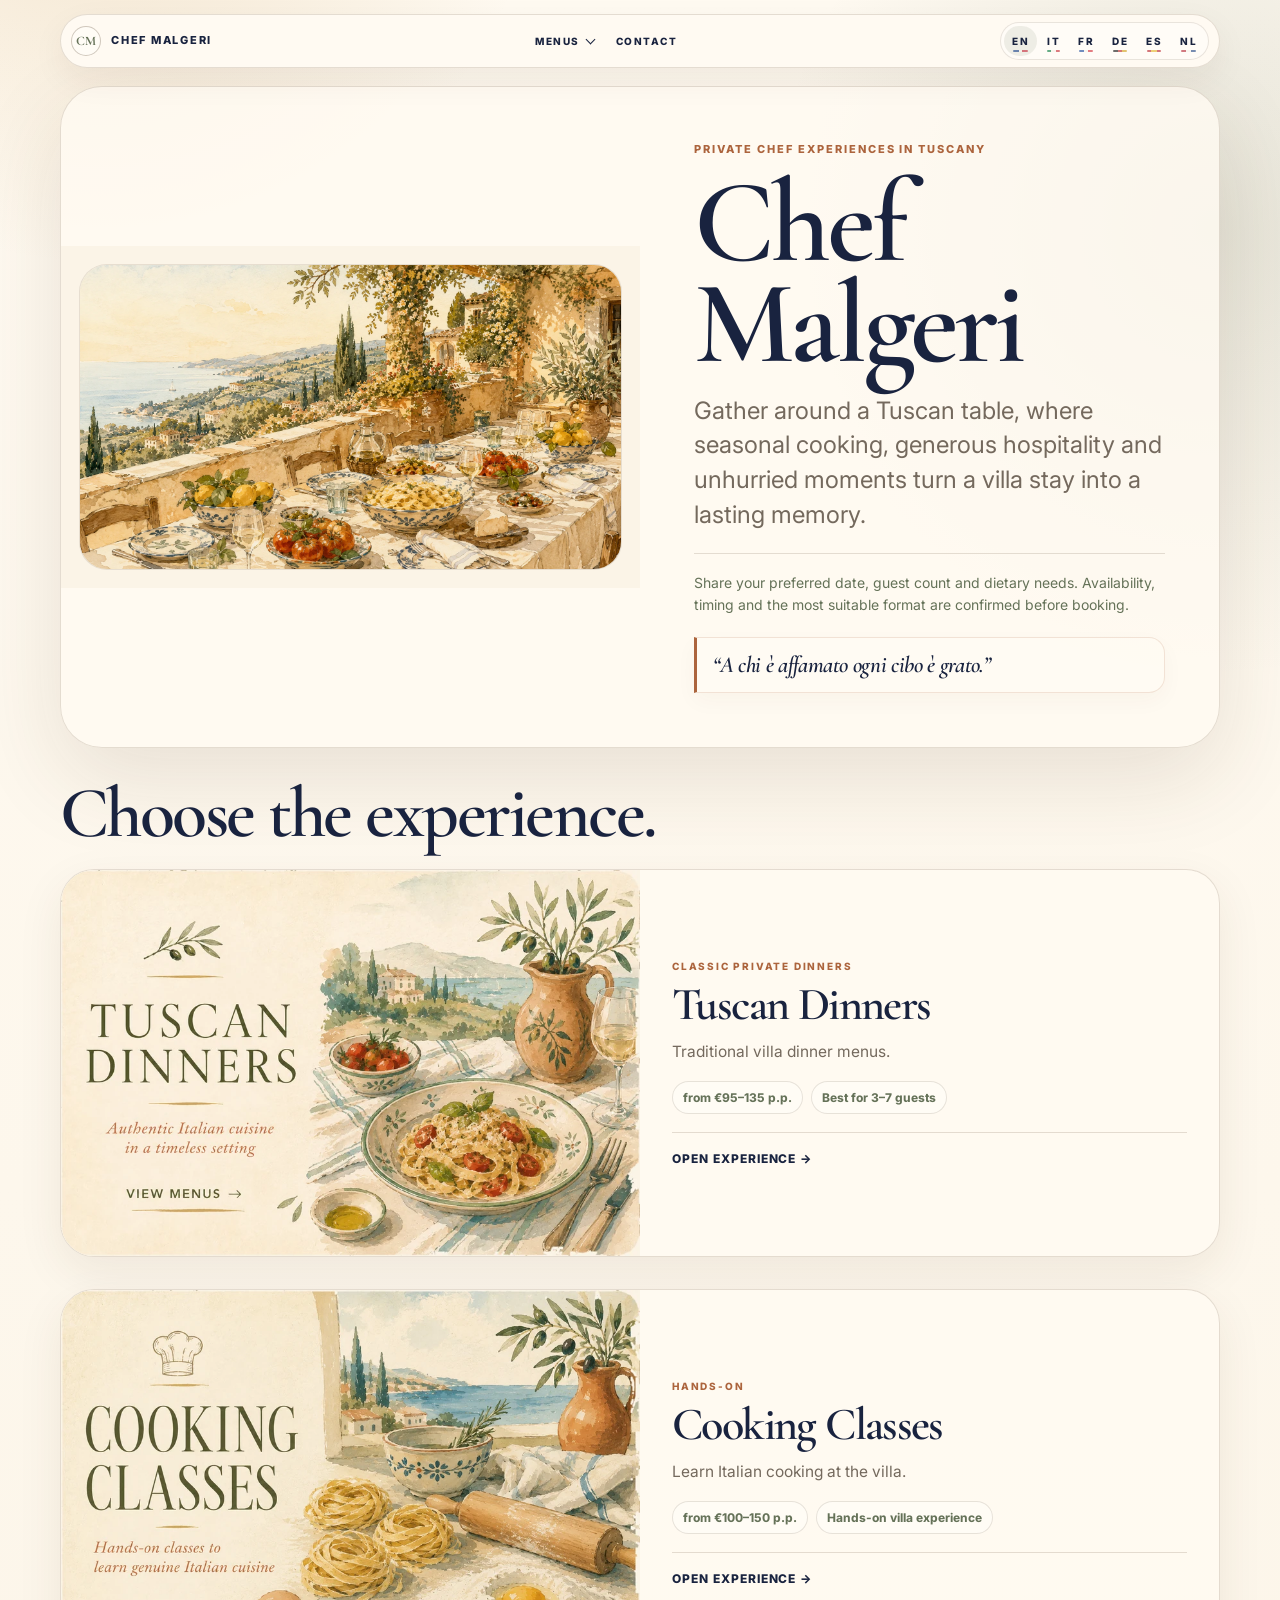
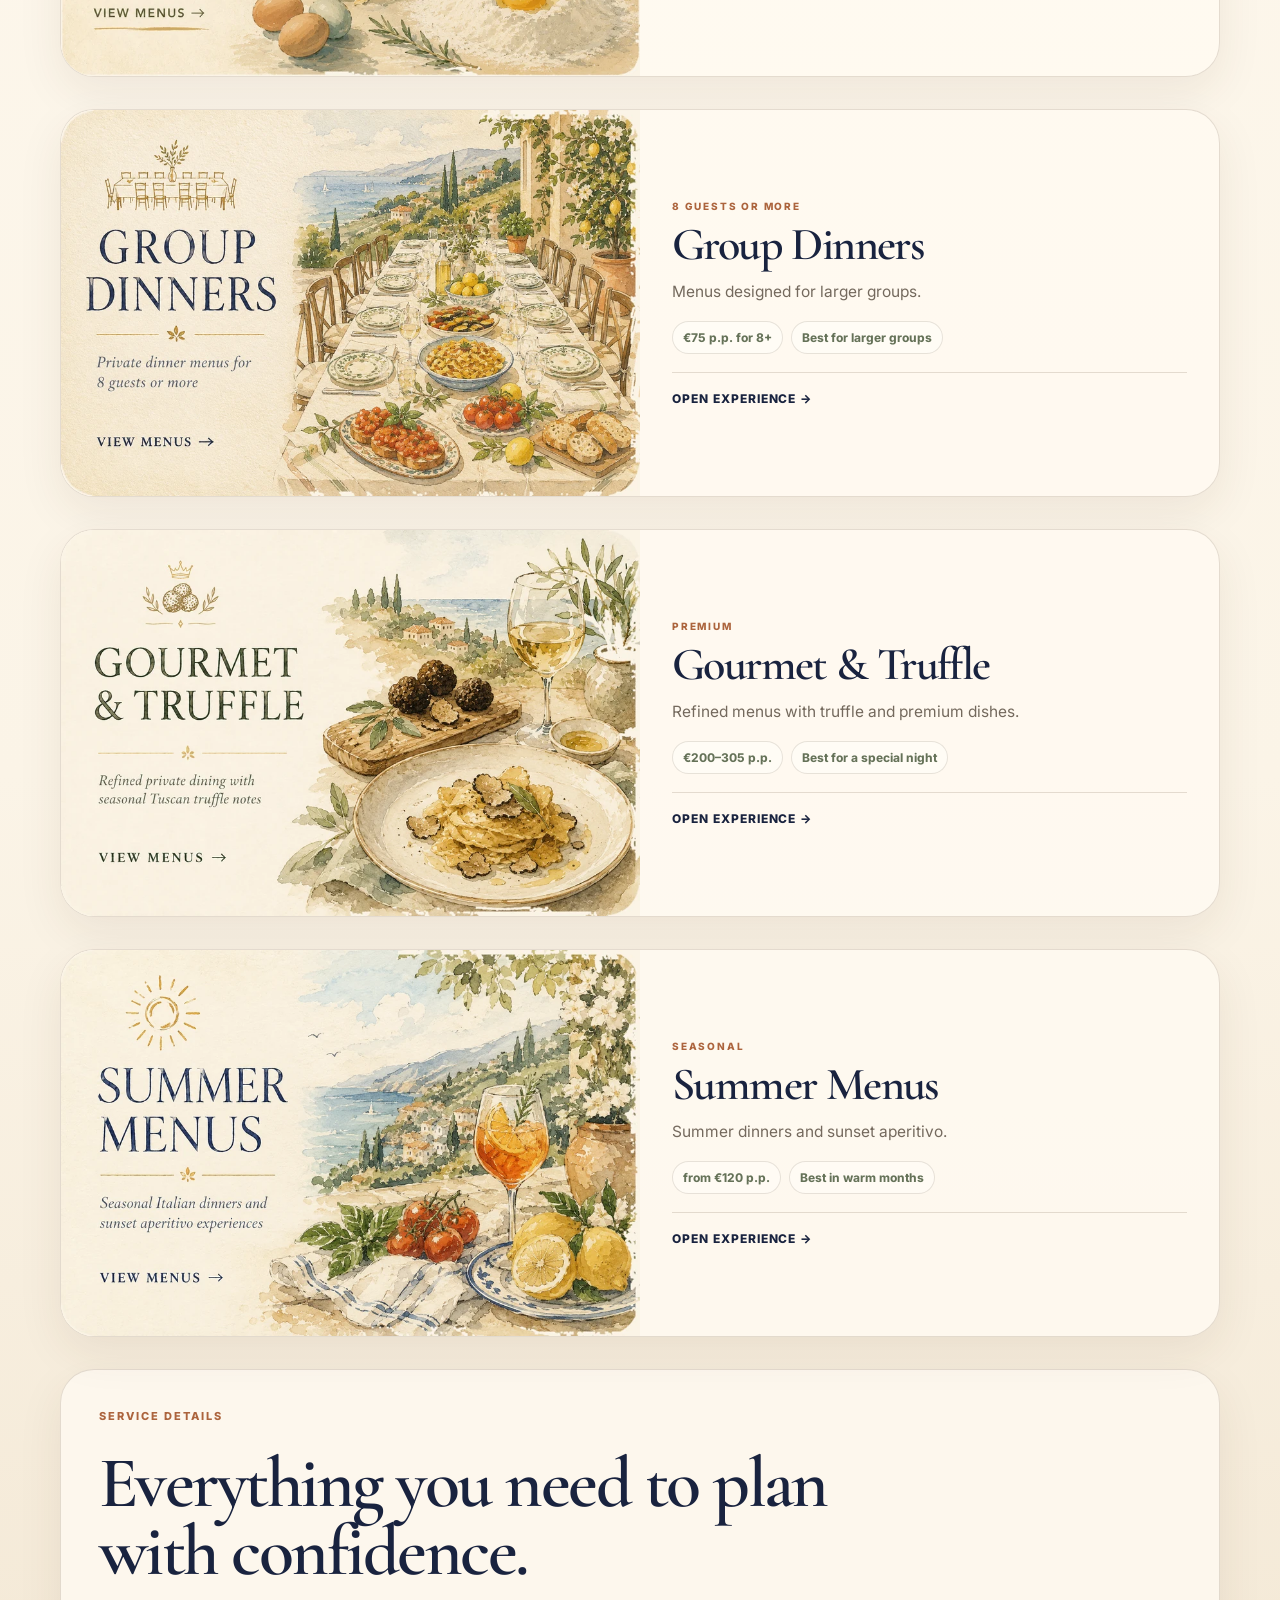
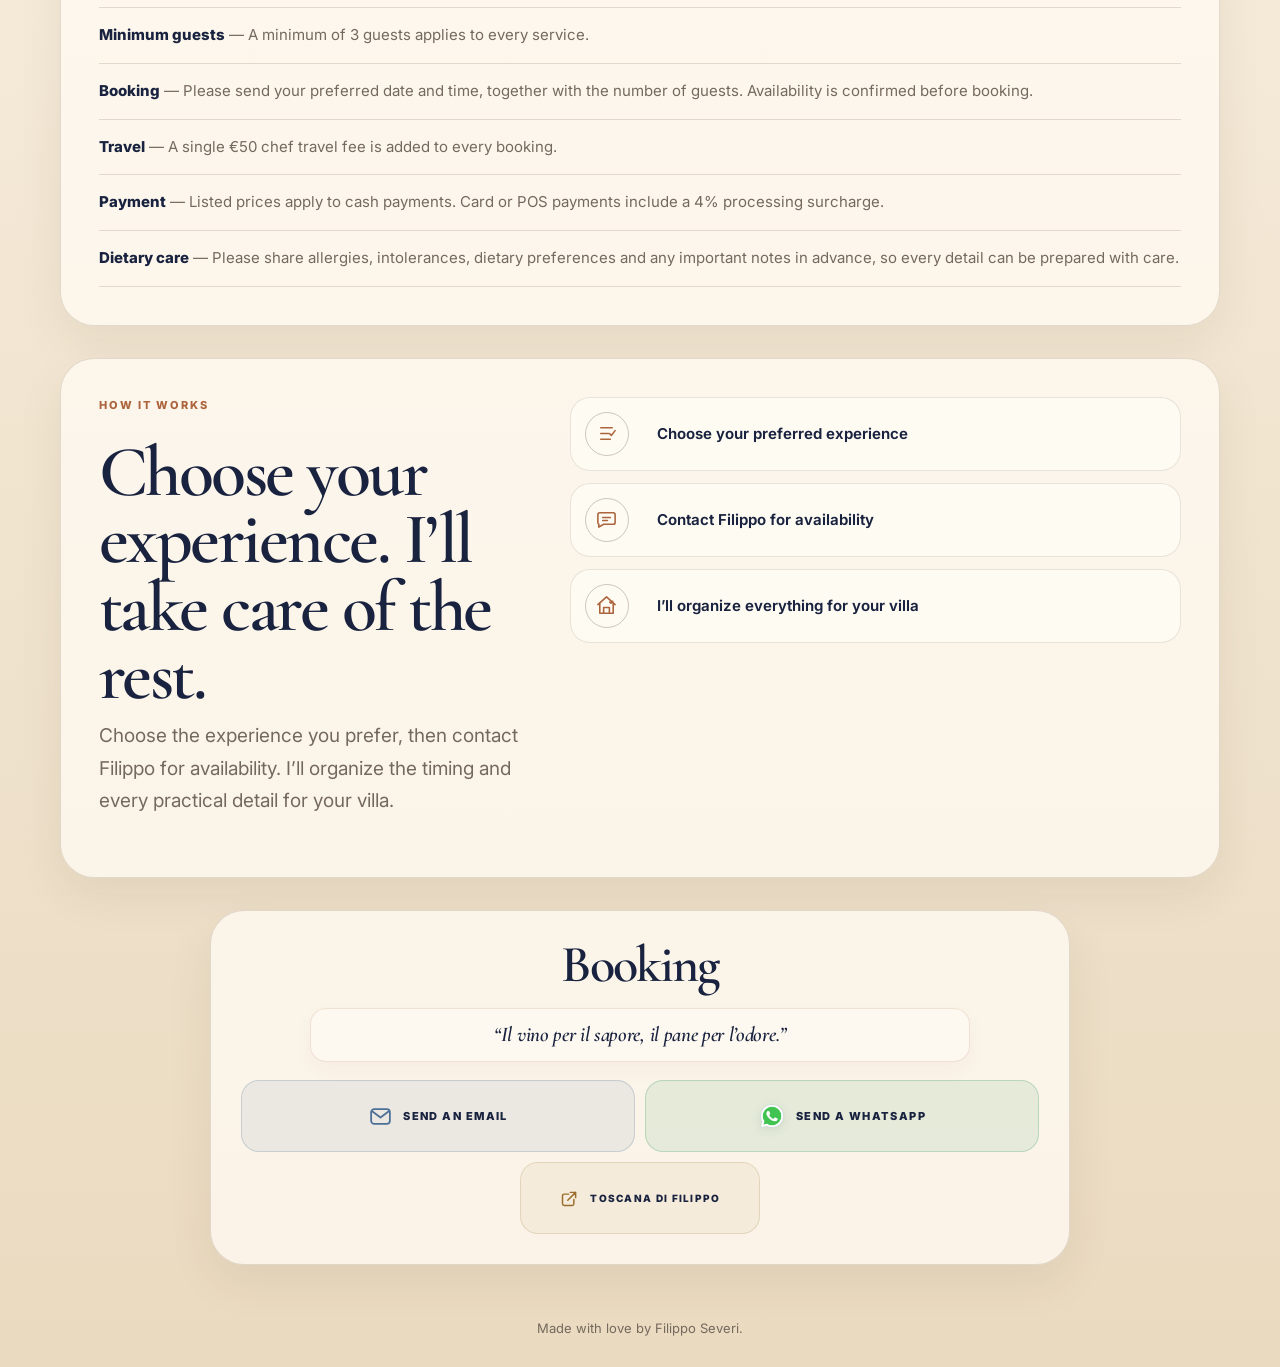
<file: index.html>
<!DOCTYPE html>

<html lang="en">
<head>
<meta charset="utf-8"/>
<meta content="width=device-width, initial-scale=1" name="viewport"/>
<title>Chef Malgeri · Private Dining in Tuscany</title>
<meta content="Private Chef Malgeri experiences in Tuscany: Tuscan dinners, cooking classes, group dinners, gourmet truffle menus and summer menus." name="description"/>
<meta content="index, follow" name="robots"/>
<meta content="Chef Malgeri · Private Dining in Tuscany" property="og:title"/>
<meta content="Private Chef Malgeri experiences in Tuscany: Tuscan dinners, cooking classes, group dinners, gourmet truffle menus and summer menus." property="og:description"/>
<meta content="website" property="og:type"/>
<meta content="https://filippo-chef-malgeri.moghito.com/" property="og:url"/>
<meta content="https://filippo-chef-malgeri.moghito.com/assets/og-chef-malgeri.jpg" property="og:image"/>
<meta content="https://filippo-chef-malgeri.moghito.com/assets/og-chef-malgeri.jpg" property="og:image:secure_url"/>
<meta content="image/jpeg" property="og:image:type"/>
<meta content="1600" property="og:image:width"/>
<meta content="840" property="og:image:height"/><meta content="Watercolor table setting for Chef Malgeri private dining in Tuscany." property="og:image:alt"/><meta content="Chef Malgeri" property="og:site_name"/><meta content="en_GB" property="og:locale"/>
<meta content="summary_large_image" name="twitter:card"/>
<meta content="Chef Malgeri · Private Dining in Tuscany" name="twitter:title"/>
<meta content="Private Chef Malgeri experiences in Tuscany: Tuscan dinners, cooking classes, group dinners, gourmet truffle menus and summer menus." name="twitter:description"/>
<meta content="https://filippo-chef-malgeri.moghito.com/assets/og-chef-malgeri.jpg" name="twitter:image"/><meta content="Watercolor table setting for Chef Malgeri private dining in Tuscany." name="twitter:image:alt"/>
<link href="https://filippo-chef-malgeri.moghito.com/" rel="canonical"/>
<script>try{document.documentElement.classList.add("chef-welcome");sessionStorage.setItem("chefMalgeriWelcomeShownV3","1")}catch(e){document.documentElement.classList.add("chef-welcome")}</script>
<link href="assets/chef-v2.css?v=20260714-3" rel="stylesheet"/>
<link href="https://fonts.googleapis.com" rel="preconnect"/><link crossorigin="" href="https://fonts.gstatic.com" rel="preconnect"/><link href="https://fonts.googleapis.com/css2?family=Cormorant+Garamond:wght@500;600;700&amp;family=Inter:wght@400;500;600;700;800&amp;display=swap" rel="stylesheet"/></head>
<body data-contact-context="private-dining">
<a class="skip-link" href="#experiences">Skip to experiences</a>
<header aria-label="Main navigation" class="site-header">
<a aria-label="Chef Malgeri home" class="brand" href="index.html">
<span aria-hidden="true" class="brand-mark">CM</span>
<span class="brand-name">Chef Malgeri</span>
</a>
<nav aria-label="Page links" class="nav-links">
<div class="nav-dropdown">
<a aria-expanded="false" aria-haspopup="true" class="nav-trigger" href="#experiences">Menus<span aria-hidden="true" class="nav-chevron"></span></a>
<div aria-label="Chef Malgeri menus" class="nav-menu">
<a href="tuscan-dinners/">Tuscan Dinners</a>
<a href="cooking-classes/">Cooking Classes</a>
<a href="group-dinners/">Group Dinners</a>
<a href="gourmet-truffle/">Gourmet &amp; Truffle</a>
<a href="summer-menus/">Summer Menus</a>
</div>
</div>
<a href="#contact-filippo">Contact</a>

</nav>
<div aria-label="Language" class="lang-switch" role="group">
<button data-set-lang="en" type="button">EN</button><button data-set-lang="it" type="button">IT</button><button data-set-lang="fr" type="button">FR</button><button data-set-lang="de" type="button">DE</button><button data-set-lang="es" type="button">ES</button><button data-set-lang="nl" type="button">NL</button>
</div></header>
<main>
<section aria-labelledby="page-title" class="hero home-hero">
<picture class="hero-image">
<img alt="Watercolor terrace table in Tuscany with pasta, lemons, tomatoes, wine and a coastal landscape." src="assets/home-hero-desktop.webp" fetchpriority="high" height="941" width="1672"/>
</picture>
<div class="hero-copy">
<p class="kicker">Private chef experiences in Tuscany</p>
<h1 id="page-title">Chef Malgeri</h1>
<p class="lead">Gather around a Tuscan table, where seasonal cooking, generous hospitality and unhurried moments turn a villa stay into a lasting memory.</p><p class="soft-note">Share your preferred date, guest count and dietary needs. Availability, timing and the most suitable format are confirmed before booking.</p>
<blockquote class="italian-quote hero-quote" data-italian-quote hidden lang="it" translate="no"><p></p><cite></cite></blockquote>
</div>
</section>
<section aria-labelledby="experiences-title" class="experience-section" id="experiences">
<div class="section-heading center-mobile">

<h2 id="experiences-title">Choose the experience.</h2>
</div>
<div class="card-grid">
<a class="experience-card" href="tuscan-dinners/">
<img alt="Watercolor Tuscan Dinners card with pasta, olive oil and a Tuscan landscape." src="assets/card-tuscan-dinners.webp" loading="lazy" height="600" width="900"/>
<div class="card-copy">
<p class="card-kicker">Classic private dinners</p>
<h3>Tuscan Dinners</h3>
<p>Traditional villa dinner menus.</p>
<div class="card-meta"><span>from €95–135 p.p.</span><span>Best for 3–7 guests</span></div><div class="card-detail">Open experience →</div></div>
</a>
<a class="experience-card" href="cooking-classes/">
<img alt="Watercolor Cooking Classes card with handmade pasta, flour, eggs and rolling pin." src="assets/card-cooking-classes.webp" loading="lazy" height="600" width="900"/>
<div class="card-copy">
<p class="card-kicker">Hands-on</p>
<h3>Cooking Classes</h3>
<p>Learn Italian cooking at the villa.</p>
<div class="card-meta"><span>from €100–150 p.p.</span><span>Hands-on villa experience</span></div><div class="card-detail">Open experience →</div></div>
</a>
<a class="experience-card" href="group-dinners/">
<img alt="Watercolor Group Dinners card with a long villa table and Tuscan dishes." src="assets/card-group-dinners.webp" loading="lazy" height="600" width="900"/>
<div class="card-copy">
<p class="card-kicker">8 guests or more</p>
<h3>Group Dinners</h3>
<p>Menus designed for larger groups.</p>
<div class="card-meta"><span>€75 p.p. for 8+</span><span>Best for larger groups</span></div><div class="card-detail">Open experience →</div></div>
</a>
<a class="experience-card" href="gourmet-truffle/">
<img alt="Watercolor Gourmet and Truffle card with truffles, pasta and white wine." src="assets/card-gourmet-truffle.webp" loading="lazy" height="600" width="900"/>
<div class="card-copy">
<p class="card-kicker">Premium</p>
<h3>Gourmet &amp; Truffle</h3>
<p>Refined menus with truffle and premium dishes.</p>
<div class="card-meta"><span>€200–305 p.p.</span><span>Best for a special night</span></div><div class="card-detail">Open experience →</div></div>
</a>
<a class="experience-card" href="summer-menus/">
<img alt="Watercolor Summer Menus card with Spritz, lemons, tomatoes and a coastal Tuscan view." src="assets/card-summer-menus.webp" loading="lazy" height="600" width="900"/>
<div class="card-copy">
<p class="card-kicker">Seasonal</p>
<h3>Summer Menus</h3>
<p>Summer dinners and sunset aperitivo.</p>
<div class="card-meta"><span>from €120 p.p.</span><span>Best in warm months</span></div><div class="card-detail">Open experience →</div></div>
</a>
</div>
</section>
<section aria-labelledby="details-title" class="details-panel premium-panel home-service-notes">
<div class="section-heading"><p class="kicker">Service details</p><h2 id="details-title">Everything you need to plan with confidence.</h2></div>
<div class="home-service-list">
<p><strong>Minimum guests</strong> — A minimum of 3 guests applies to every service.</p>
<p><strong>Booking</strong> — Please send your preferred date and time, together with the number of guests. Availability is confirmed before booking.</p>
<p><strong>Travel</strong> — A single €50 chef travel fee is added to every booking.</p>
<p><strong>Payment</strong> — Listed prices apply to cash payments. Card or POS payments include a 4% processing surcharge.</p>
<p><strong>Dietary care</strong> — Please share allergies, intolerances, dietary preferences and any important notes in advance, so every detail can be prepared with care.</p>
</div>
</section><section aria-labelledby="how-title" class="how-panel premium-panel">
<div class="section-heading"><p class="kicker">How it works</p><h2 id="how-title">Choose your experience. I’ll take care of the rest.</h2><p class="section-copy">Choose the experience you prefer, then contact Filippo for availability. I’ll organize the timing and every practical detail for your villa.</p></div>
<ol class="steps">
<li><span aria-hidden="true" class="step-icon"><svg viewBox="0 0 24 24"><path d="M6 6h12M6 12h8M6 18h10"/><path d="m15 12 2 2 4-5"/></svg></span><p>Choose your preferred experience</p></li>
<li><span aria-hidden="true" class="step-icon"><svg viewBox="0 0 24 24"><path d="M5 5h14a2 2 0 0 1 2 2v8a2 2 0 0 1-2 2H9l-5 3v-3a2 2 0 0 1-1-2V7a2 2 0 0 1 2-2Z"/><path d="M8 10h8M8 13h5"/></svg></span><p>Contact Filippo for availability</p></li>
<li><span aria-hidden="true" class="step-icon"><svg viewBox="0 0 24 24"><path d="m3 11 9-8 9 8"/><path d="M5 10v10h14V10M9 20v-6h6v6"/><path d="m15.5 8.5 1 1 2-2"/></svg></span><p>I’ll organize everything for your villa</p></li>
</ol>
</section><section aria-labelledby="booking-title" class="contact-panel compact-contact contact-panel-compact home-booking" id="contact-filippo">
<h2 id="booking-title">Booking</h2>
<blockquote class="italian-quote contact-quote" data-italian-quote hidden lang="it" translate="no"><p></p><cite></cite></blockquote>
<div aria-label="Booking options" class="contact-links compact-contact-links">
<a class="email-link" href="mailto:filiseve@gmail.com?subject=Chef%20Malgeri%20%C2%B7%20Booking&amp;body=Hello%2C%20we%20would%20like%20to%20ask%20a%20few%20questions%20about%20Chef%20Malgeri%27s%20private%20dining%20experiences.%0A%0AVilla%3A%0APreferred%20date%3A%0ANumber%20of%20guests%3A%0APreferred%20experience%3A%0AAllergies%2C%20intolerances%20or%20dietary%20preferences%3A%0AImportant%20notes%3A%0APreferred%20time%3A"><svg aria-hidden="true" class="contact-icon" viewBox="0 0 24 24"><rect x="3" y="5" width="18" height="14" rx="3"/><path d="m4 7 8 6 8-6"/></svg><span>Send an email</span></a>
<a class="whatsapp-link" href="https://wa.me/393209722464?text=Hello%2C%20we%20would%20like%20to%20ask%20a%20few%20questions%20about%20Chef%20Malgeri%27s%20private%20dining%20experiences.%0A%0AVilla%3A%0APreferred%20date%3A%0ANumber%20of%20guests%3A%0APreferred%20experience%3A%0AAllergies%2C%20intolerances%20or%20dietary%20preferences%3A%0AImportant%20notes%3A%0APreferred%20time%3A"><img alt="" aria-hidden="true" class="contact-icon contact-icon-whatsapp" height="48" src="assets/icon-whatsapp.png" width="48"/><span>Send a WhatsApp</span></a>
<a class="contact-link-secondary" href="https://filippo-toscana.moghito.com/" rel="noopener noreferrer" target="_blank"><svg aria-hidden="true" class="contact-icon" viewBox="0 0 24 24"><path d="M13 5h6v6M19 5l-9 9"/><path d="M11 7H6a2 2 0 0 0-2 2v9a2 2 0 0 0 2 2h9a2 2 0 0 0 2-2v-5"/></svg><span>Toscana di Filippo</span></a>
</div>
</section>
</main>
<footer class="site-footer">
<p>Made with love by Filippo Severi.</p>
</footer>
<script defer="True" src="assets/i18n.js?v=20260714-1"></script></body>
</html>
</file>
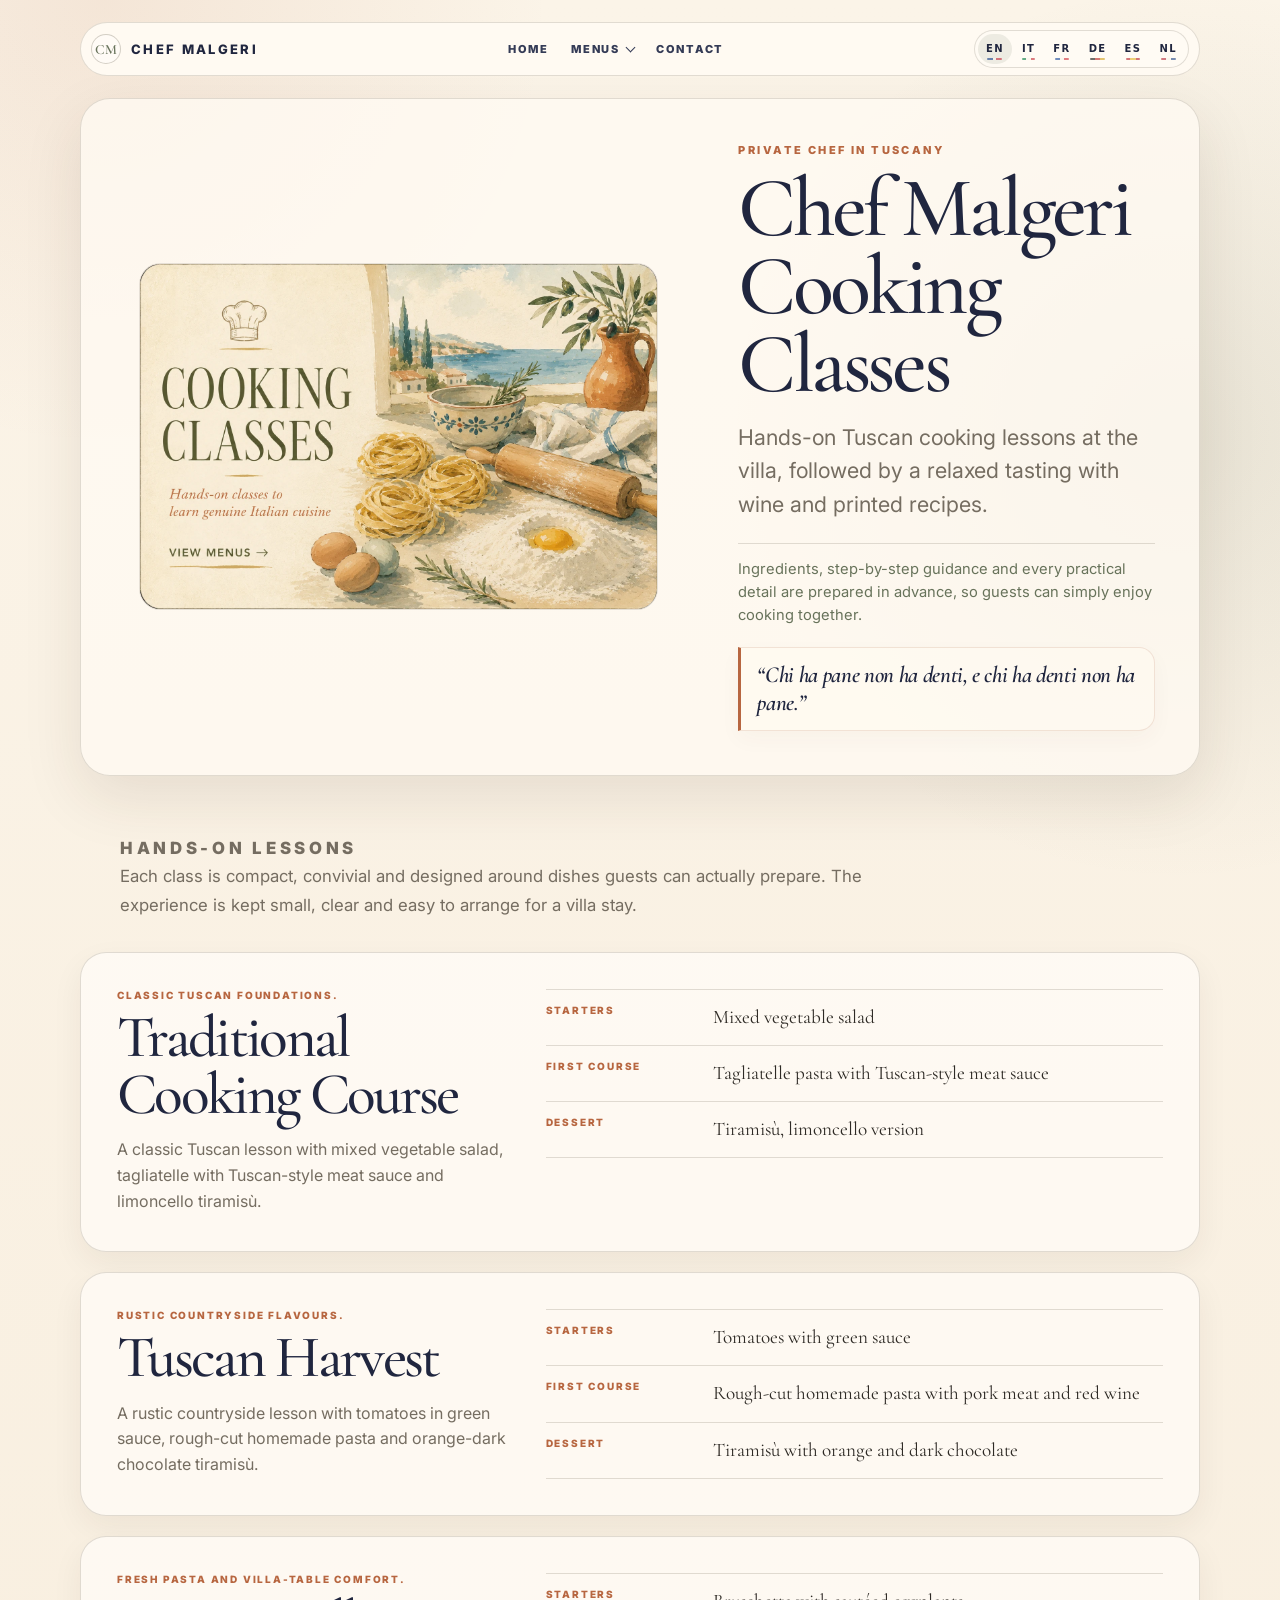
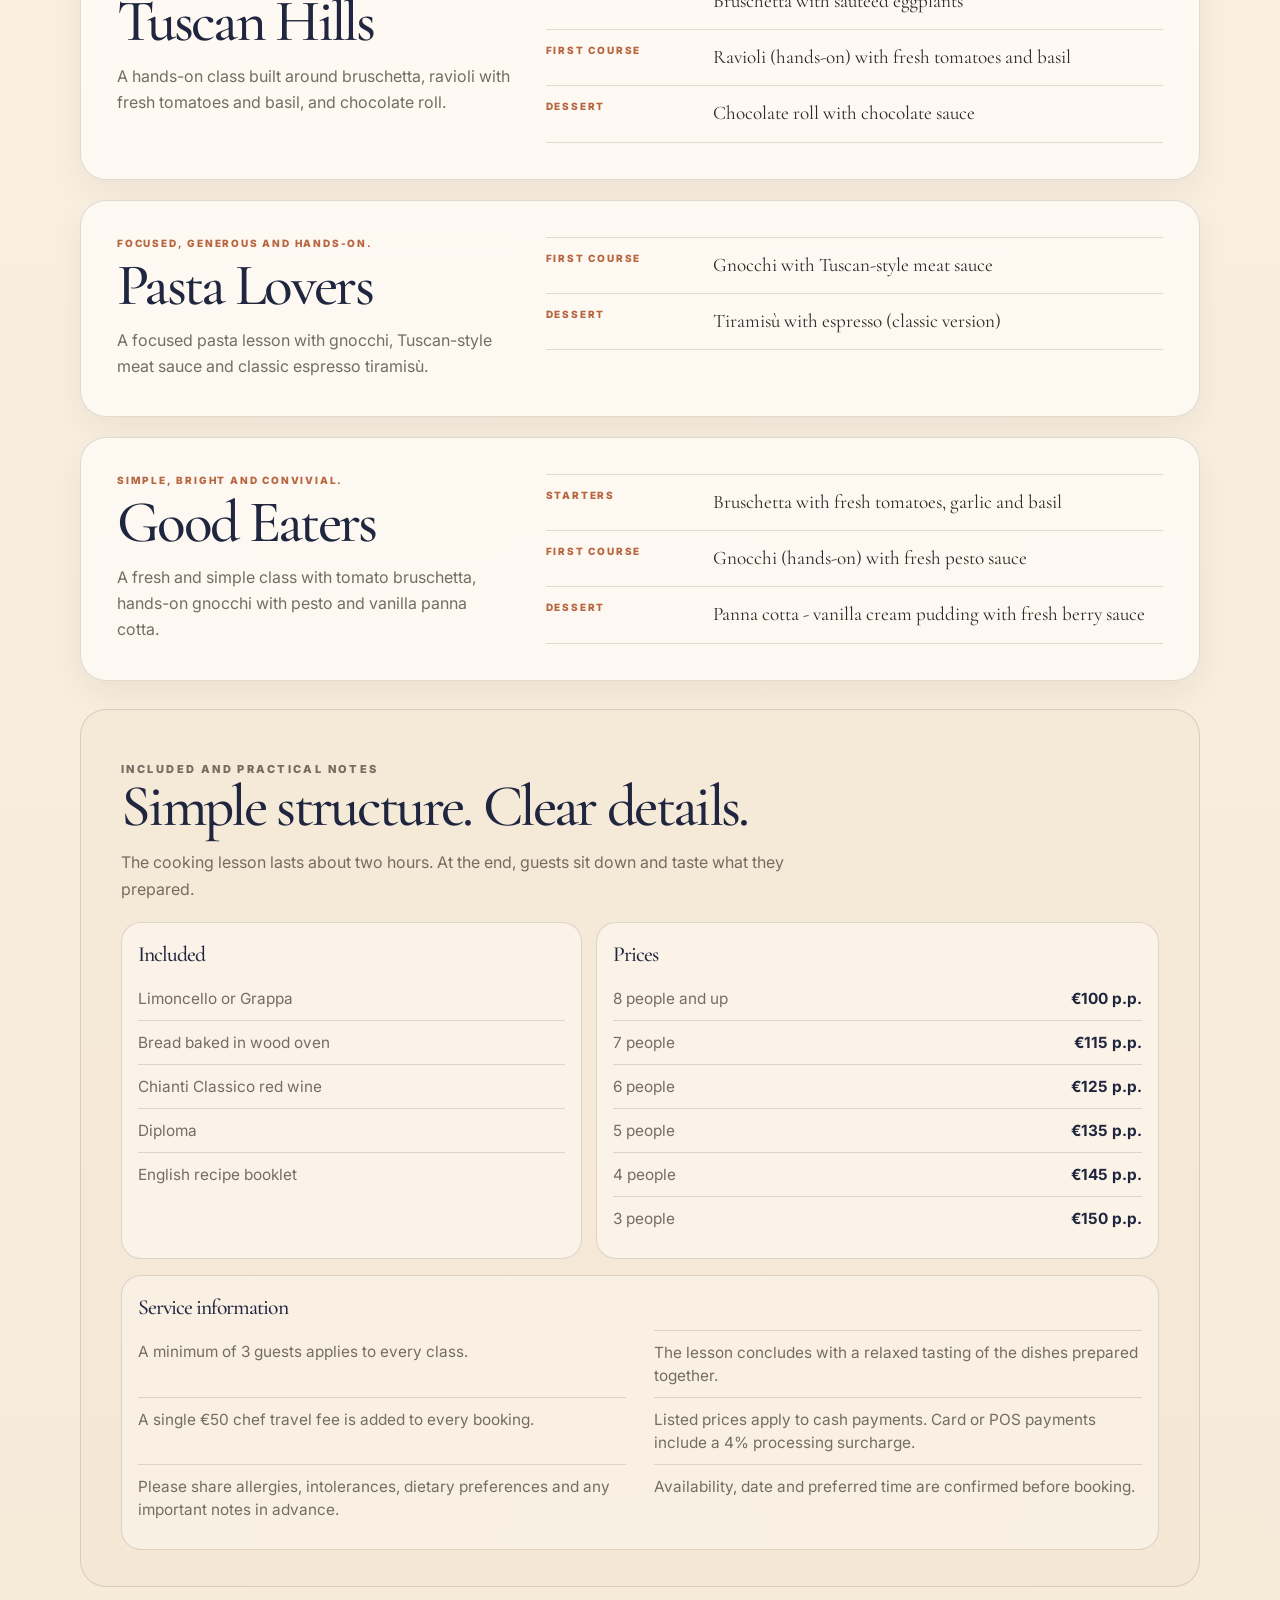
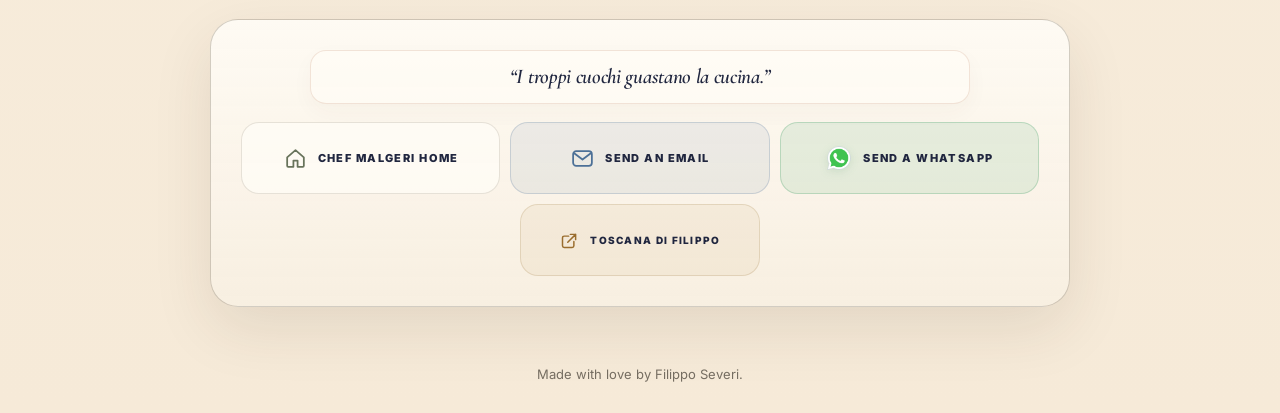
<file: cooking-classes/index.html>
<!DOCTYPE html>

<html lang="en">
<head>
<meta charset="utf-8"/>
<meta content="width=device-width, initial-scale=1" name="viewport"/>
<title>Chef Malgeri · Cooking Classes</title>
<meta content="Hands-on Tuscan cooking classes at the villa, followed by a relaxed tasting with wine and printed recipes." name="description"/>
<meta content="index, follow" name="robots"/>
<meta content="Chef Malgeri · Cooking Classes" property="og:title"/>
<meta content="Hands-on Tuscan cooking classes at the villa, followed by a relaxed tasting with wine and printed recipes." property="og:description"/>
<meta content="website" property="og:type"/>
<script>try{if(!sessionStorage.getItem("chefMalgeriWelcomeShownV3")){document.documentElement.classList.add("chef-welcome");sessionStorage.setItem("chefMalgeriWelcomeShownV3","1")}}catch(e){document.documentElement.classList.add("chef-welcome")}</script>
<link href="assets/site.css?v=20260714-3" rel="stylesheet"/>
<meta content="https://filippo-chef-malgeri.moghito.com/cooking-classes/" property="og:url"/><meta content="https://filippo-chef-malgeri.moghito.com/assets/og-cooking-classes.jpg" property="og:image"/><meta content="https://filippo-chef-malgeri.moghito.com/assets/og-cooking-classes.jpg" property="og:image:secure_url"/><meta content="image/jpeg" property="og:image:type"/><meta content="1600" property="og:image:width"/><meta content="840" property="og:image:height"/><meta content="Watercolor Tuscan cooking class with handmade pasta and a coastal villa landscape." property="og:image:alt"/><meta content="Chef Malgeri" property="og:site_name"/><meta content="en_GB" property="og:locale"/><meta content="summary_large_image" name="twitter:card"/><meta content="Chef Malgeri · Cooking Classes" name="twitter:title"/><meta content="Hands-on Tuscan cooking classes at the villa, followed by a relaxed tasting with wine and printed recipes." name="twitter:description"/><meta content="https://filippo-chef-malgeri.moghito.com/assets/og-cooking-classes.jpg" name="twitter:image"/><meta content="Watercolor Tuscan cooking class with handmade pasta and a coastal villa landscape." name="twitter:image:alt"/><link href="https://filippo-chef-malgeri.moghito.com/cooking-classes/" rel="canonical"/><link href="https://fonts.googleapis.com" rel="preconnect"/><link crossorigin="" href="https://fonts.gstatic.com" rel="preconnect"/><link href="https://fonts.googleapis.com/css2?family=Cormorant+Garamond:wght@500;600;700&amp;family=Inter:wght@400;500;600;700;800&amp;display=swap" rel="stylesheet"/></head>
<body data-contact-context="classes">
<a class="skip-link" href="#classes">Skip to classes</a>
<header aria-label="Site navigation" class="site-header">
<a aria-label="Chef Malgeri home" class="brand" href="../index.html">
<span class="monogram">CM</span>
<span class="brand-name">Chef Malgeri</span>
</a>
<nav aria-label="Page links" class="nav-links"><a href="../index.html">Home</a><div class="nav-dropdown"><a aria-expanded="false" aria-haspopup="true" class="nav-trigger" href="../index.html#experiences">Menus<span aria-hidden="true" class="nav-chevron"></span></a><div aria-label="Chef Malgeri menus" class="nav-menu"><a href="../tuscan-dinners/">Tuscan Dinners</a><a href="../cooking-classes/">Cooking Classes</a><a href="../group-dinners/">Group Dinners</a><a href="../gourmet-truffle/">Gourmet &amp; Truffle</a><a href="../summer-menus/">Summer Menus</a></div></div><a href="#contact-filippo">Contact</a></nav>
<div aria-label="Language" class="lang-switch" role="group"><button data-set-lang="en" type="button">EN</button><button data-set-lang="it" type="button">IT</button><button data-set-lang="fr" type="button">FR</button><button data-set-lang="de" type="button">DE</button><button data-set-lang="es" type="button">ES</button><button data-set-lang="nl" type="button">NL</button></div></header>
<main class="page">
<section aria-label="Cooking Classes introduction" class="hero">
<figure class="hero-art">
<img alt="Watercolor Tuscan cooking class scene with handmade pasta, eggs, rolling pin, olive branch and coastal villa landscape." height="1024" src="assets/hero-cooking-classes.webp" width="1536" fetchpriority="high"/>
</figure>
<div class="hero-copy">
<p class="eyebrow">Private chef in Tuscany</p>
<h1><span>Chef Malgeri</span><span>Cooking Classes</span></h1>
<p class="lead">Hands-on Tuscan cooking lessons at the villa, followed by a relaxed tasting with wine and printed recipes.</p>
<p class="hero-note">Ingredients, step-by-step guidance and every practical detail are prepared in advance, so guests can simply enjoy cooking together.</p>
<blockquote class="italian-quote hero-quote" data-italian-quote hidden lang="it" translate="no"><p></p><cite></cite></blockquote>
</div>
</section>
<section aria-label="Cooking class introduction" class="intro-panel">
<p class="section-kicker">Hands-on lessons</p>
<p>Each class is compact, convivial and designed around dishes guests can actually prepare. The experience is kept small, clear and easy to arrange for a villa stay.</p>
</section>
<section aria-label="Cooking class options" class="lesson-stack" id="classes">
<article class="lesson-card" id="traditional-cooking-course">
<div class="lesson-heading">
<div>
<p class="lesson-mood">Classic Tuscan foundations.</p>
<h2>Traditional Cooking Course</h2>
<p class="lesson-desc">A classic Tuscan lesson with mixed vegetable salad, tagliatelle with Tuscan-style meat sauce and limoncello tiramisù.</p>
</div>
</div>
<dl class="lesson-list">
<div class="lesson-row">
<dt>Starters</dt>
<dd>Mixed vegetable salad</dd>
</div>
<div class="lesson-row">
<dt>First course</dt>
<dd>Tagliatelle pasta with Tuscan-style meat sauce</dd>
</div>
<div class="lesson-row">
<dt>Dessert</dt>
<dd>Tiramisù, limoncello version</dd>
</div>
</dl>
</article>
<article class="lesson-card" id="tuscan-harvest">
<div class="lesson-heading">
<div>
<p class="lesson-mood">Rustic countryside flavours.</p>
<h2>Tuscan Harvest</h2>
<p class="lesson-desc">A rustic countryside lesson with tomatoes in green sauce, rough-cut homemade pasta and orange-dark chocolate tiramisù.</p>
</div>
</div>
<dl class="lesson-list">
<div class="lesson-row">
<dt>Starters</dt>
<dd>Tomatoes with green sauce</dd>
</div>
<div class="lesson-row">
<dt>First course</dt>
<dd>Rough-cut homemade pasta with pork meat and red wine</dd>
</div>
<div class="lesson-row">
<dt>Dessert</dt>
<dd>Tiramisù with orange and dark chocolate</dd>
</div>
</dl>
</article>
<article class="lesson-card" id="tuscan-hills">
<div class="lesson-heading">
<div>
<p class="lesson-mood">Fresh pasta and villa-table comfort.</p>
<h2>Tuscan Hills</h2>
<p class="lesson-desc">A hands-on class built around bruschetta, ravioli with fresh tomatoes and basil, and chocolate roll.</p>
</div>
</div>
<dl class="lesson-list">
<div class="lesson-row">
<dt>Starters</dt>
<dd>Bruschetta with sautéed eggplants</dd>
</div>
<div class="lesson-row">
<dt>First course</dt>
<dd>Ravioli (hands-on) with fresh tomatoes and basil</dd>
</div>
<div class="lesson-row">
<dt>Dessert</dt>
<dd>Chocolate roll with chocolate sauce</dd>
</div>
</dl>
</article>
<article class="lesson-card" id="pasta-lovers">
<div class="lesson-heading">
<div>
<p class="lesson-mood">Focused, generous and hands-on.</p>
<h2>Pasta Lovers</h2>
<p class="lesson-desc">A focused pasta lesson with gnocchi, Tuscan-style meat sauce and classic espresso tiramisù.</p>
</div>
</div>
<dl class="lesson-list">
<div class="lesson-row">
<dt>First course</dt>
<dd>Gnocchi with Tuscan-style meat sauce</dd>
</div>
<div class="lesson-row">
<dt>Dessert</dt>
<dd>Tiramisù with espresso (classic version)</dd>
</div>
</dl>
</article>
<article class="lesson-card" id="good-eaters">
<div class="lesson-heading">
<div>
<p class="lesson-mood">Simple, bright and convivial.</p>
<h2>Good Eaters</h2>
<p class="lesson-desc">A fresh and simple class with tomato bruschetta, hands-on gnocchi with pesto and vanilla panna cotta.</p>
</div>
</div>
<dl class="lesson-list">
<div class="lesson-row">
<dt>Starters</dt>
<dd>Bruschetta with fresh tomatoes, garlic and basil</dd>
</div>
<div class="lesson-row">
<dt>First course</dt>
<dd>Gnocchi (hands-on) with fresh pesto sauce</dd>
</div>
<div class="lesson-row">
<dt>Dessert</dt>
<dd>Panna cotta - vanilla cream pudding with fresh berry sauce</dd>
</div>
</dl>
</article>
</section>
<section aria-label="Included items and prices" class="service-notes">
<div class="service-intro">
<p class="section-kicker">Included and practical notes</p>
<h2>Simple structure. Clear details.</h2>
<p>The cooking lesson lasts about two hours. At the end, guests sit down and taste what they prepared.</p>
</div>
<div class="service-grid service-grid-two">
<div class="service-block">
<h3>Included</h3>
<ul class="plain-list"><li>Limoncello or Grappa</li><li>Bread baked in wood oven</li><li>Chianti Classico red wine</li><li>Diploma</li><li>English recipe booklet</li></ul>
</div>
<div class="service-block">
<h3>Prices</h3>
<ul class="price-list"><li><span>8 people and up</span><strong>€100 p.p.</strong></li><li><span>7 people</span><strong>€115 p.p.</strong></li><li><span>6 people</span><strong>€125 p.p.</strong></li><li><span>5 people</span><strong>€135 p.p.</strong></li><li><span>4 people</span><strong>€145 p.p.</strong></li><li><span>3 people</span><strong>€150 p.p.</strong></li></ul>
</div>
</div>
<div class="notes-strip">
<h3>Service information</h3>
<ul>
<li>A minimum of 3 guests applies to every class.</li>
<li>The lesson concludes with a relaxed tasting of the dishes prepared together.</li>
<li>A single €50 chef travel fee is added to every booking.</li>
<li>Listed prices apply to cash payments. Card or POS payments include a 4% processing surcharge.</li>
<li>Please share allergies, intolerances, dietary preferences and any important notes in advance.</li>
<li>Availability, date and preferred time are confirmed before booking.</li>
</ul>
</div>
</section>
<section aria-label="Contact options" class="contact-panel contact-panel-compact" id="contact-filippo">
<blockquote class="italian-quote contact-quote" data-italian-quote hidden lang="it" translate="no"><p></p><cite></cite></blockquote>
<div aria-label="Contact links" class="contact-links compact-contact-links">
<a href="../index.html"><svg aria-hidden="true" class="contact-icon" viewBox="0 0 24 24"><path d="m4 11 8-7 8 7v8a1 1 0 0 1-1 1h-5v-6h-4v6H5a1 1 0 0 1-1-1z"/></svg><span>Chef Malgeri Home</span></a>
<a class="email-link" href="mailto:filiseve@gmail.com?subject=Chef%20Malgeri%20%C2%B7%20Cooking%20Classes&amp;body=Hello%2C%20we%20would%20like%20to%20ask%20a%20few%20questions%20about%20Chef%20Malgeri%27s%20Cooking%20Classes.%0A%0AVilla%3A%0APreferred%20date%3A%0ANumber%20of%20guests%3A%0APreferred%20class%3A%0AAllergies%2C%20intolerances%20or%20dietary%20preferences%3A%0AImportant%20notes%3A%0APreferred%20time%3A"><svg aria-hidden="true" class="contact-icon" viewBox="0 0 24 24"><rect x="3" y="5" width="18" height="14" rx="3"/><path d="m4 7 8 6 8-6"/></svg><span>Send an email</span></a>
<a class="whatsapp-link" href="https://wa.me/393209722464?text=Hello%2C%20we%20would%20like%20to%20ask%20a%20few%20questions%20about%20Chef%20Malgeri%27s%20Cooking%20Classes.%0A%0AVilla%3A%0APreferred%20date%3A%0ANumber%20of%20guests%3A%0APreferred%20class%3A%0AAllergies%2C%20intolerances%20or%20dietary%20preferences%3A%0AImportant%20notes%3A%0APreferred%20time%3A"><img alt="" aria-hidden="true" class="contact-icon contact-icon-whatsapp" height="48" src="../assets/icon-whatsapp.png" width="48"/><span>Send a WhatsApp</span></a>
<a class="contact-link-secondary" href="https://filippo-toscana.moghito.com/" rel="noopener noreferrer" target="_blank"><svg aria-hidden="true" class="contact-icon" viewBox="0 0 24 24"><path d="M13 5h6v6M19 5l-9 9"/><path d="M11 7H6a2 2 0 0 0-2 2v9a2 2 0 0 0 2 2h9a2 2 0 0 0 2-2v-5"/></svg><span>Toscana di Filippo</span></a>
</div>
</section>
</main>
<footer class="site-footer">
<p>Made with love by Filippo Severi.</p>
</footer>
<script defer="True" src="../assets/i18n.js"></script></body>
</html>
</file>
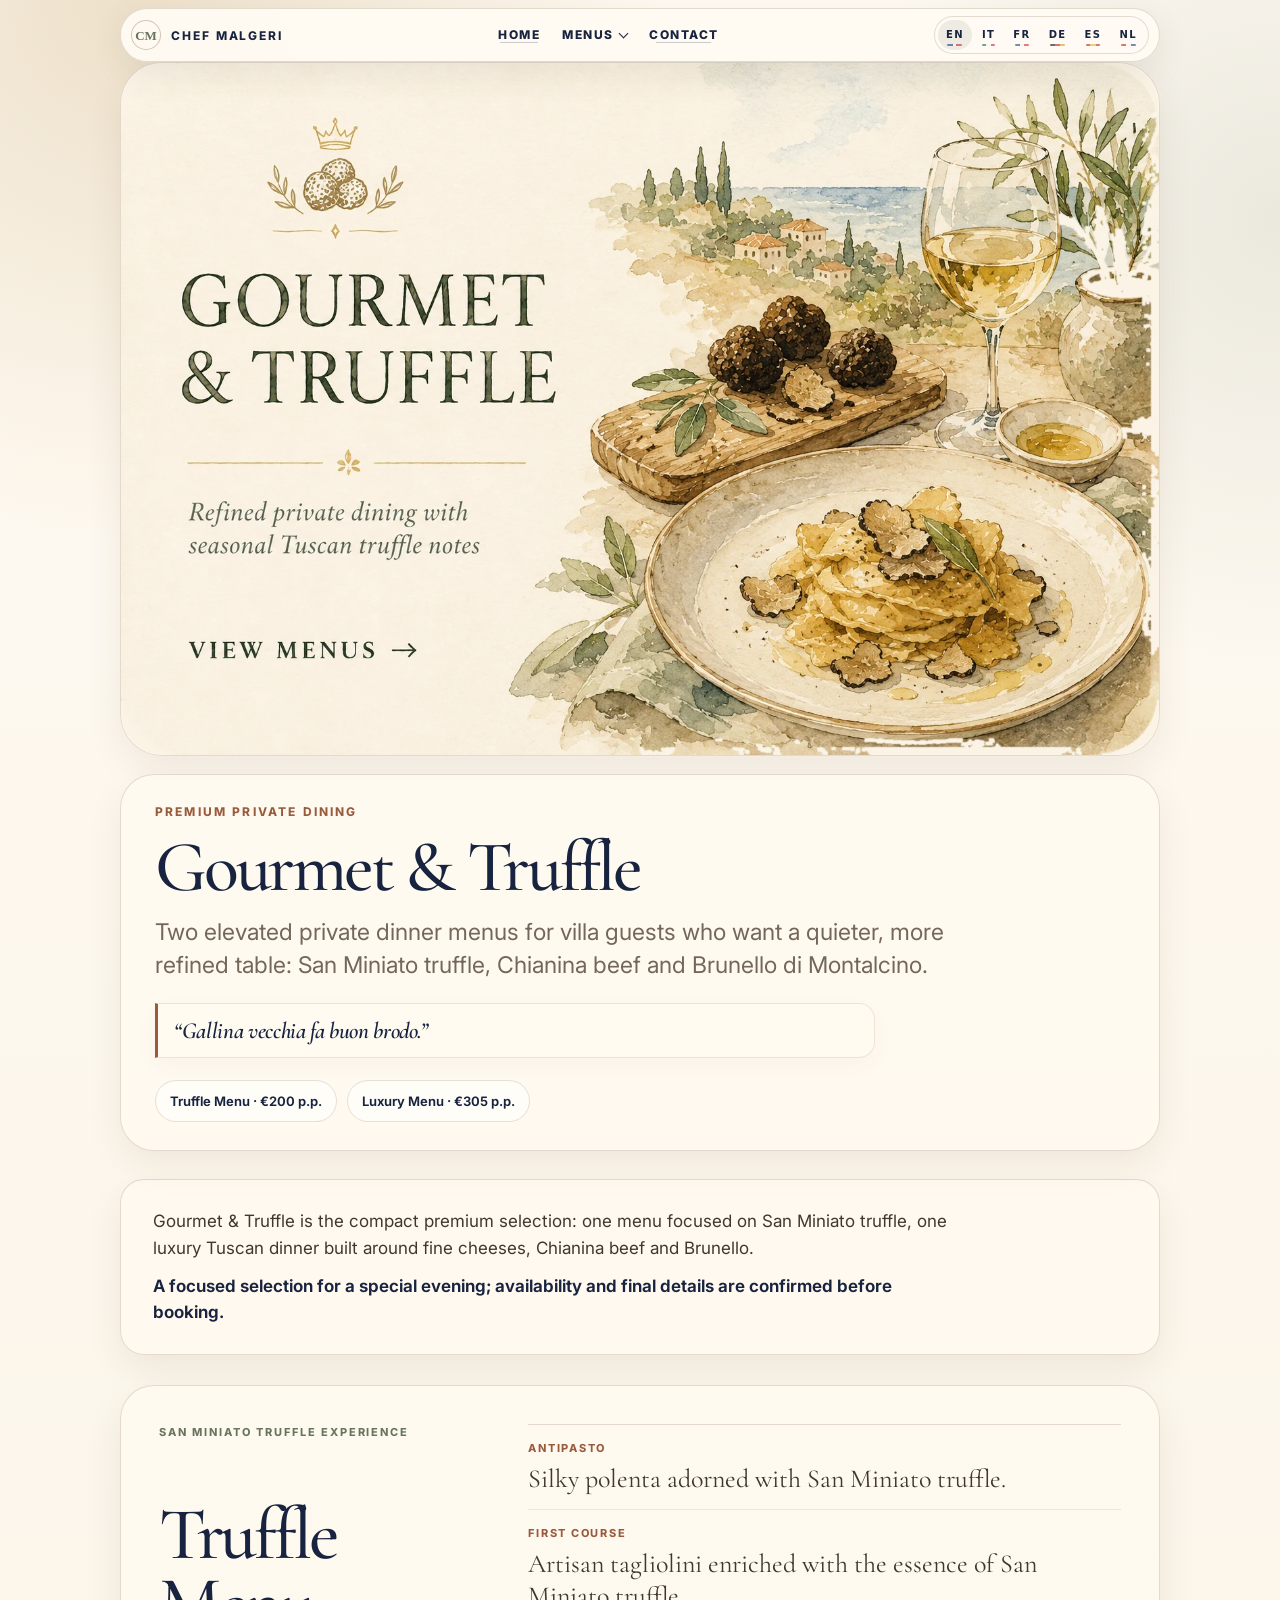
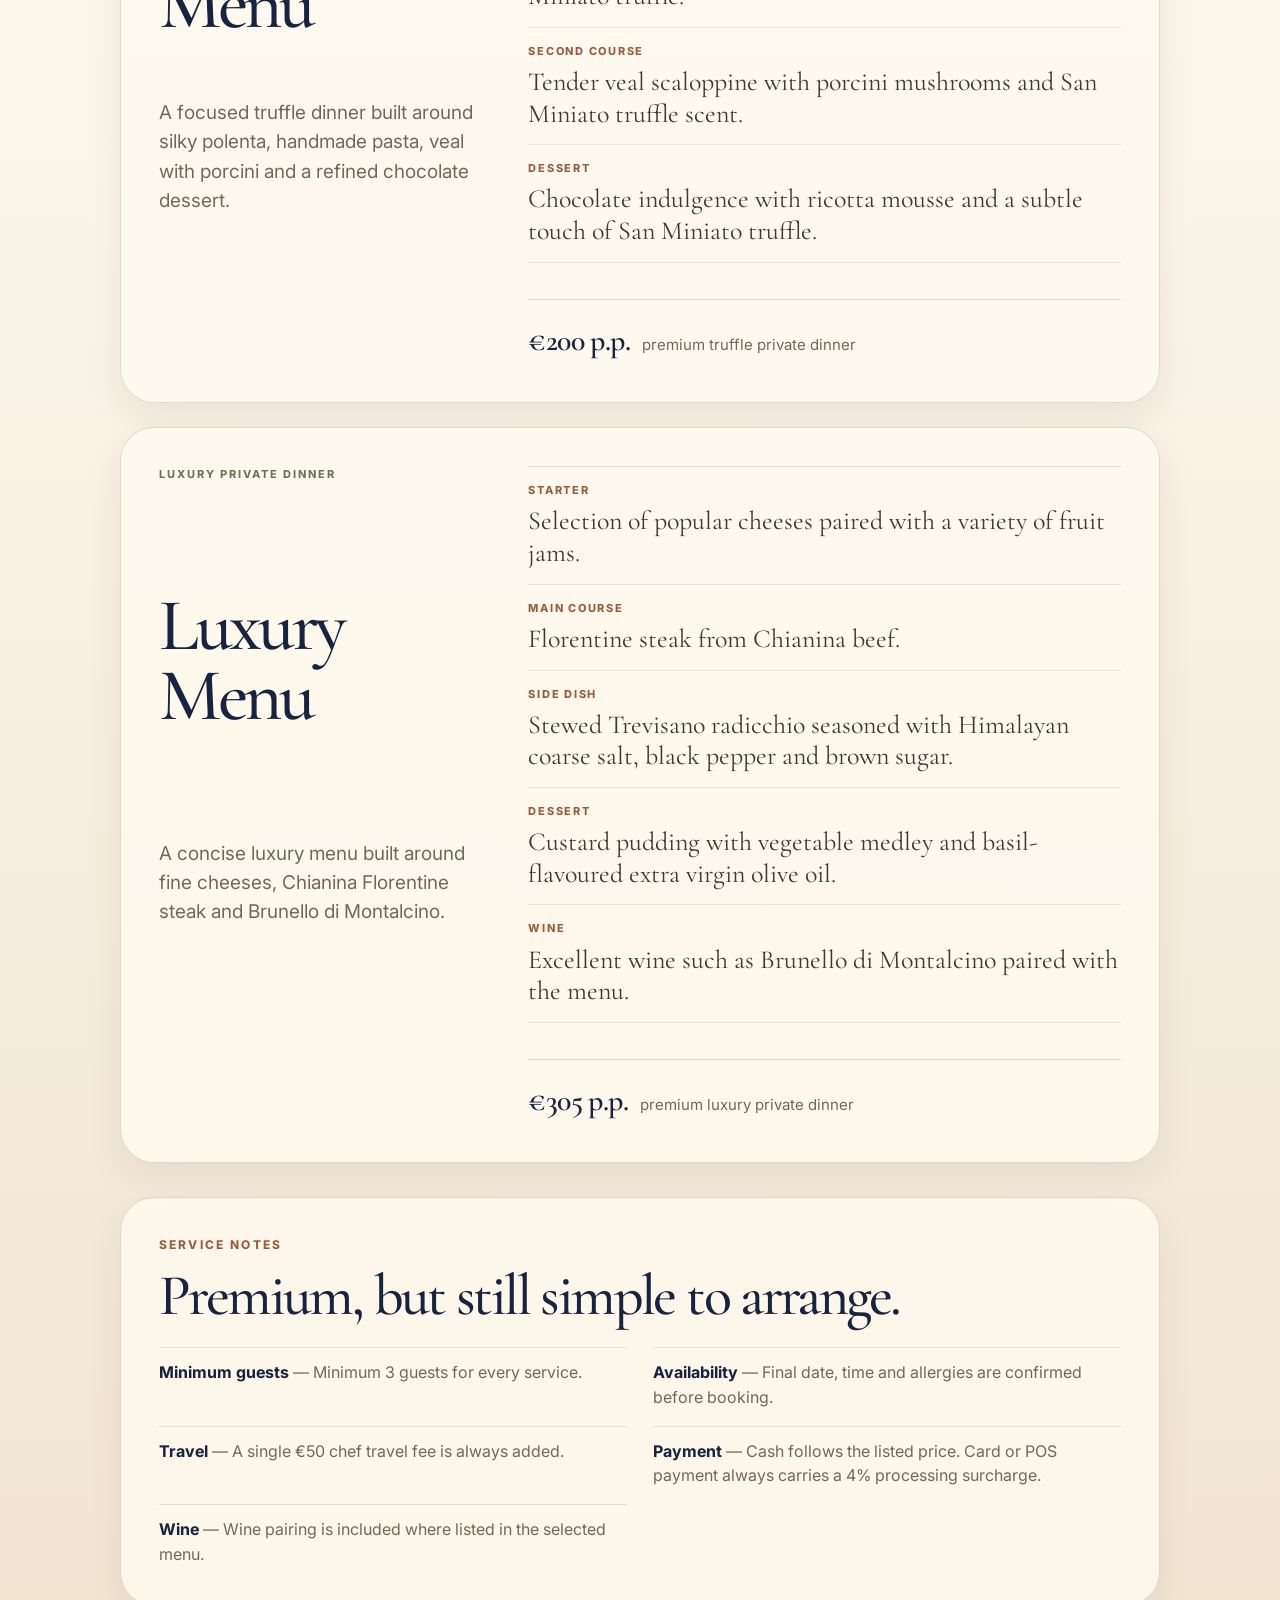
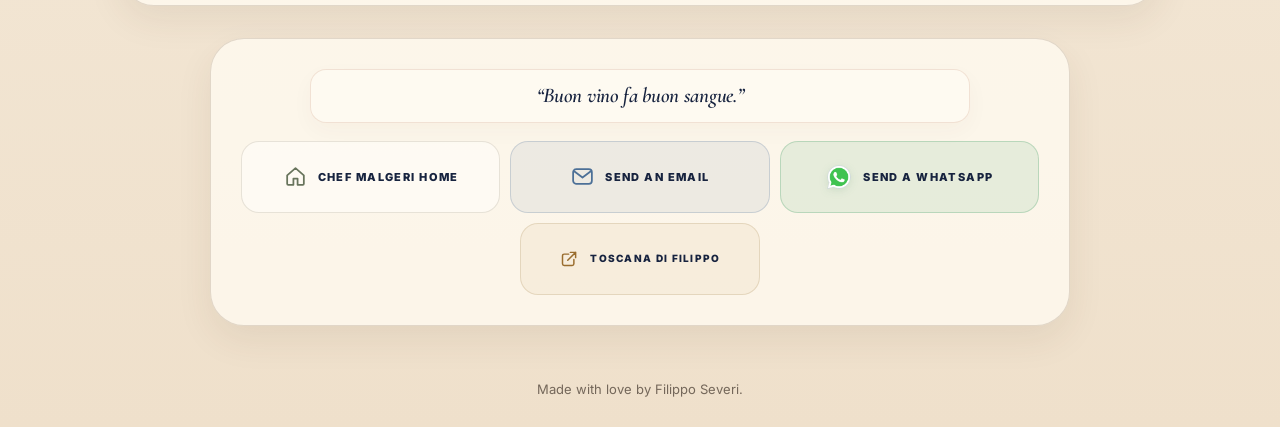
<file: gourmet-truffle/index.html>
<!DOCTYPE html>

<html lang="en">
<head>
<meta charset="utf-8"/>
<meta content="width=device-width, initial-scale=1" name="viewport"/>
<title>Chef Malgeri · Gourmet &amp; Truffle</title>
<meta content="Premium Gourmet &amp; Truffle private dining menus built around San Miniato truffle, Chianina beef and Brunello di Montalcino." name="description"/>
<meta content="index, follow" name="robots"/>
<meta content="Chef Malgeri · Gourmet &amp; Truffle" property="og:title"/>
<meta content="Premium Gourmet &amp; Truffle private dining menus built around San Miniato truffle, Chianina beef and Brunello di Montalcino." property="og:description"/>
<meta content="website" property="og:type"/>
<link href="https://filippo-chef-malgeri.moghito.com/gourmet-truffle/" rel="canonical"/>
<script>try{if(!sessionStorage.getItem("chefMalgeriWelcomeShownV3")){document.documentElement.classList.add("chef-welcome");sessionStorage.setItem("chefMalgeriWelcomeShownV3","1")}}catch(e){document.documentElement.classList.add("chef-welcome")}</script>
<link href="assets/site.css?v=20260714-3" rel="stylesheet"/>
<meta content="https://filippo-chef-malgeri.moghito.com/gourmet-truffle/" property="og:url"/><meta content="https://filippo-chef-malgeri.moghito.com/assets/og-gourmet-truffle.jpg" property="og:image"/><meta content="https://filippo-chef-malgeri.moghito.com/assets/og-gourmet-truffle.jpg" property="og:image:secure_url"/><meta content="image/jpeg" property="og:image:type"/><meta content="1600" property="og:image:width"/><meta content="840" property="og:image:height"/><meta content="Watercolor Gourmet and Truffle dinner with pasta, wine and a Tuscan landscape." property="og:image:alt"/><meta content="Chef Malgeri" property="og:site_name"/><meta content="en_GB" property="og:locale"/><meta content="summary_large_image" name="twitter:card"/><meta content="Chef Malgeri · Gourmet &amp; Truffle" name="twitter:title"/><meta content="Premium Gourmet &amp; Truffle private dining menus built around San Miniato truffle, Chianina beef and Brunello di Montalcino." name="twitter:description"/><meta content="https://filippo-chef-malgeri.moghito.com/assets/og-gourmet-truffle.jpg" name="twitter:image"/><meta content="Watercolor Gourmet and Truffle dinner with pasta, wine and a Tuscan landscape." name="twitter:image:alt"/><link href="https://fonts.googleapis.com" rel="preconnect"/><link crossorigin="" href="https://fonts.gstatic.com" rel="preconnect"/><link href="https://fonts.googleapis.com/css2?family=Cormorant+Garamond:wght@500;600;700&amp;family=Inter:wght@400;500;600;700;800&amp;display=swap" rel="stylesheet"/></head>
<body data-contact-context="gourmet">
<a class="skip-link" href="#menus">Skip to menus</a>
<header aria-label="Main navigation" class="site-header">
<a aria-label="Chef Malgeri home" class="brand" href="../index.html">
<span aria-hidden="true" class="brand-mark">CM</span>
<span class="brand-name">Chef Malgeri</span>
</a>
<nav aria-label="Page links" class="nav-links"><a href="../index.html">Home</a><div class="nav-dropdown"><a aria-expanded="false" aria-haspopup="true" class="nav-trigger" href="../index.html#experiences">Menus<span aria-hidden="true" class="nav-chevron"></span></a><div aria-label="Chef Malgeri menus" class="nav-menu"><a href="../tuscan-dinners/">Tuscan Dinners</a><a href="../cooking-classes/">Cooking Classes</a><a href="../group-dinners/">Group Dinners</a><a href="../gourmet-truffle/">Gourmet &amp; Truffle</a><a href="../summer-menus/">Summer Menus</a></div></div><a href="#contact-filippo">Contact</a></nav>
<div aria-label="Language" class="lang-switch" role="group"><button data-set-lang="en" type="button">EN</button><button data-set-lang="it" type="button">IT</button><button data-set-lang="fr" type="button">FR</button><button data-set-lang="de" type="button">DE</button><button data-set-lang="es" type="button">ES</button><button data-set-lang="nl" type="button">NL</button></div></header>
<main>
<section aria-labelledby="page-title" class="hero-banner">
<div class="hero-art">
<img alt="Watercolor hero illustration for Gourmet and Truffle, with truffles, plated pasta, white wine and a Tuscan landscape." src="assets/gourmet-truffle-hero.webp" fetchpriority="high" height="1024" width="1536"/>
</div>
<div class="hero-summary">
<p class="kicker">Premium private dining</p>
<h1 id="page-title">Gourmet &amp; Truffle</h1>
<p class="lead">Two elevated private dinner menus for villa guests who want a quieter, more refined table: San Miniato truffle, Chianina beef and Brunello di Montalcino.</p>
<blockquote class="italian-quote hero-quote" data-italian-quote hidden lang="it" translate="no"><p></p><cite></cite></blockquote>
<div aria-label="Menu highlights" class="hero-pills">
<a href="#truffle-menu">Truffle Menu · €200 p.p.</a>
<a href="#luxury-menu">Luxury Menu · €305 p.p.</a>

</div>
</div>
</section>
<section aria-label="Experience overview" class="intro-panel">
<p>Gourmet &amp; Truffle is the compact premium selection: one menu focused on San Miniato truffle, one luxury Tuscan dinner built around fine cheeses, Chianina beef and Brunello.</p>
<p class="price-soft">A focused selection for a special evening; availability and final details are confirmed before booking.</p>
</section>
<section aria-label="Gourmet and truffle menus" class="menu-list" id="menus">
<article class="menu-card" id="truffle-menu">
<div class="menu-heading">
<p class="menu-label">San Miniato truffle experience</p>
<h2>Truffle Menu</h2>
<p>A focused truffle dinner built around silky polenta, handmade pasta, veal with porcini and a refined chocolate dessert.</p>
</div>
<div class="course-list">
<div class="course-row">
<h3>Antipasto</h3>
<p>Silky polenta adorned with San Miniato truffle.</p>
</div>
<div class="course-row">
<h3>First course</h3>
<p>Artisan tagliolini enriched with the essence of San Miniato truffle.</p>
</div>
<div class="course-row">
<h3>Second course</h3>
<p>Tender veal scaloppine with porcini mushrooms and San Miniato truffle scent.</p>
</div>
<div class="course-row">
<h3>Dessert</h3>
<p>Chocolate indulgence with ricotta mousse and a subtle touch of San Miniato truffle.</p>
</div>
</div>
<p class="menu-price"><strong>€200 p.p.</strong><span>premium truffle private dinner</span></p>
</article>
<article class="menu-card" id="luxury-menu">
<div class="menu-heading">
<p class="menu-label">Luxury private dinner</p>
<h2>Luxury Menu</h2>
<p>A concise luxury menu built around fine cheeses, Chianina Florentine steak and Brunello di Montalcino.</p>
</div>
<div class="course-list">
<div class="course-row">
<h3>Starter</h3>
<p>Selection of popular cheeses paired with a variety of fruit jams.</p>
</div>
<div class="course-row">
<h3>Main course</h3>
<p>Florentine steak from Chianina beef.</p>
</div>
<div class="course-row">
<h3>Side dish</h3>
<p>Stewed Trevisano radicchio seasoned with Himalayan coarse salt, black pepper and brown sugar.</p>
</div>
<div class="course-row">
<h3>Dessert</h3>
<p>Custard pudding with vegetable medley and basil-flavoured extra virgin olive oil.</p>
</div>
<div class="course-row">
<h3>Wine</h3>
<p>Excellent wine such as Brunello di Montalcino paired with the menu.</p>
</div>
</div>
<p class="menu-price"><strong>€305 p.p.</strong><span>premium luxury private dinner</span></p>
</article>
</section>
<section aria-labelledby="details-title" class="details-panel">
<p class="kicker">Service notes</p>
<h2 id="details-title">Premium, but still simple to arrange.</h2>
<div class="details-list">
<p><strong>Minimum guests</strong> — Minimum 3 guests for every service.</p>
<p><strong>Availability</strong> — Final date, time and allergies are confirmed before booking.</p>
<p><strong>Travel</strong> — A single €50 chef travel fee is always added.</p>
<p><strong>Payment</strong> — Cash follows the listed price. Card or POS payment always carries a 4% processing surcharge.</p>
<p><strong>Wine</strong> — Wine pairing is included where listed in the selected menu.</p>
</div>
</section>
<section aria-label="Contact options" class="contact-panel contact-panel-compact" id="contact-filippo">
<blockquote class="italian-quote contact-quote" data-italian-quote hidden lang="it" translate="no"><p></p><cite></cite></blockquote>
<div aria-label="Contact links" class="contact-links compact-contact-links">
<a href="../index.html"><svg aria-hidden="true" class="contact-icon" viewBox="0 0 24 24"><path d="m4 11 8-7 8 7v8a1 1 0 0 1-1 1h-5v-6h-4v6H5a1 1 0 0 1-1-1z"/></svg><span>Chef Malgeri Home</span></a>
<a class="email-link" href="mailto:filiseve@gmail.com?subject=Chef%20Malgeri%20%C2%B7%20Gourmet%20%26%20Truffle&amp;body=Hello%2C%20we%20would%20like%20to%20ask%20a%20few%20questions%20about%20Chef%20Malgeri%27s%20Gourmet%20%26%20Truffle%20menus.%0A%0AVilla%3A%0APreferred%20date%3A%0ANumber%20of%20guests%3A%0APreferred%20menu%3A%0AAllergies%2C%20intolerances%20or%20dietary%20preferences%3A%0AImportant%20notes%3A%0APreferred%20time%3A"><svg aria-hidden="true" class="contact-icon" viewBox="0 0 24 24"><rect x="3" y="5" width="18" height="14" rx="3"/><path d="m4 7 8 6 8-6"/></svg><span>Send an email</span></a>
<a class="whatsapp-link" href="https://wa.me/393209722464?text=Hello%2C%20we%20would%20like%20to%20ask%20a%20few%20questions%20about%20Chef%20Malgeri%27s%20Gourmet%20%26%20Truffle%20menus.%0A%0AVilla%3A%0APreferred%20date%3A%0ANumber%20of%20guests%3A%0APreferred%20menu%3A%0AAllergies%2C%20intolerances%20or%20dietary%20preferences%3A%0AImportant%20notes%3A%0APreferred%20time%3A"><img alt="" aria-hidden="true" class="contact-icon contact-icon-whatsapp" height="48" src="../assets/icon-whatsapp.png" width="48"/><span>Send a WhatsApp</span></a>
<a class="contact-link-secondary" href="https://filippo-toscana.moghito.com/" rel="noopener noreferrer" target="_blank"><svg aria-hidden="true" class="contact-icon" viewBox="0 0 24 24"><path d="M13 5h6v6M19 5l-9 9"/><path d="M11 7H6a2 2 0 0 0-2 2v9a2 2 0 0 0 2 2h9a2 2 0 0 0 2-2v-5"/></svg><span>Toscana di Filippo</span></a>
</div>
</section>
</main>
<footer class="site-footer">
<p>Made with love by Filippo Severi.</p>
</footer>
<script defer="True" src="../assets/i18n.js"></script></body>
</html>
</file>
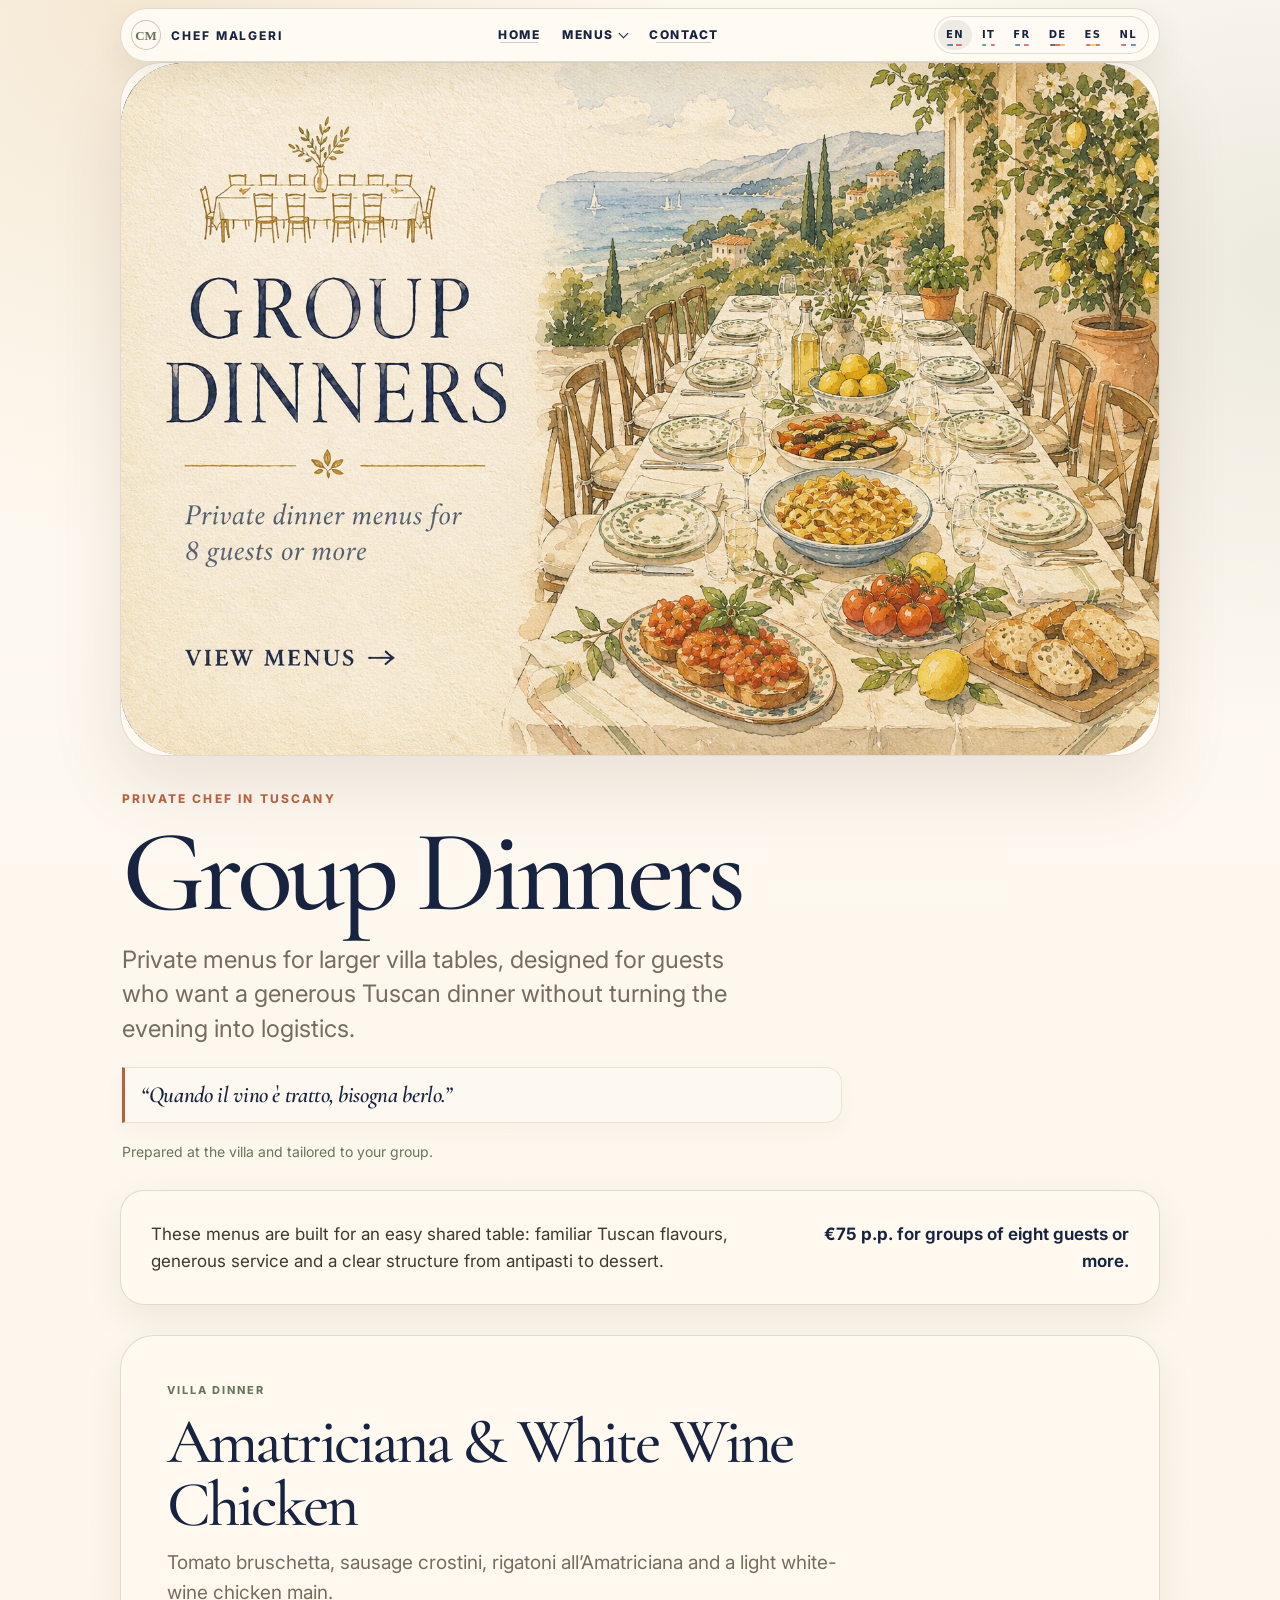
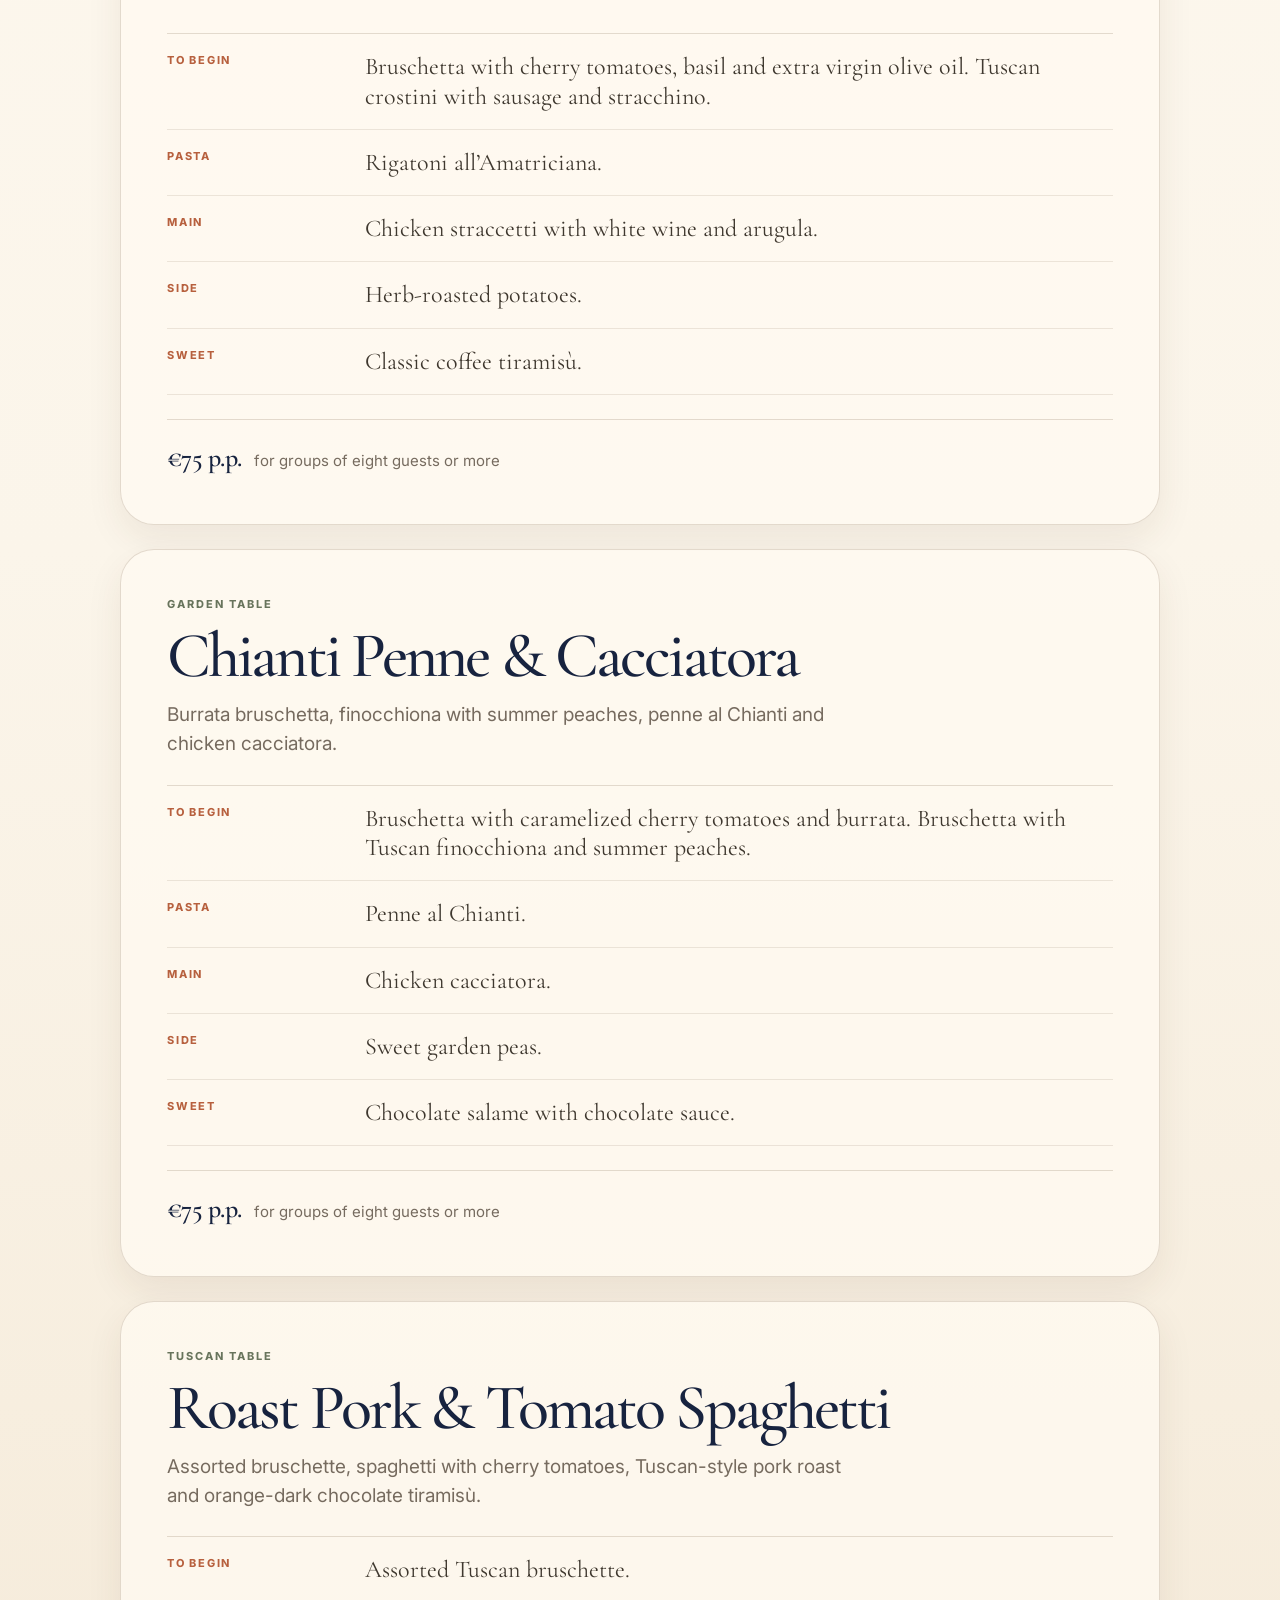
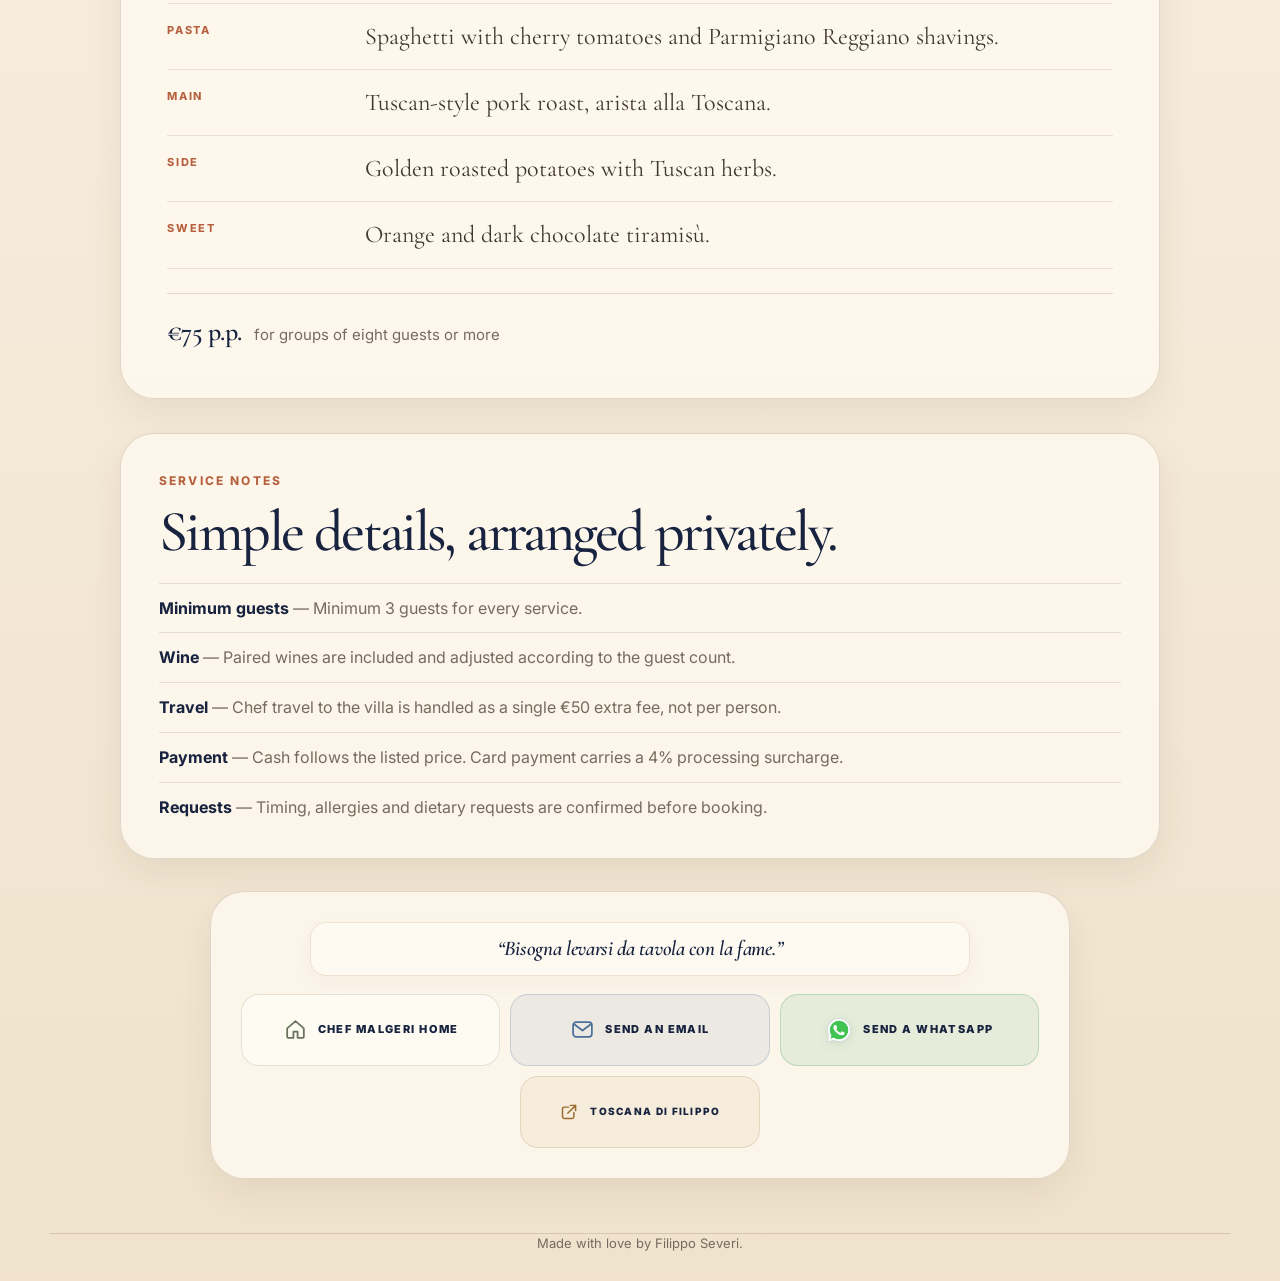
<file: group-dinners/index.html>
<!DOCTYPE html>

<html lang="en">
<head>
<meta charset="utf-8"/>
<meta content="width=device-width, initial-scale=1" name="viewport"/>
<title>Chef Malgeri · Group Dinners</title>
<meta content="Private group dinner menus by Chef Malgeri for villa guests in Tuscany, available with advance booking." name="description"/>
<link href="https://filippo-chef-malgeri.moghito.com/group-dinners/" rel="canonical"/>
<script>try{if(!sessionStorage.getItem("chefMalgeriWelcomeShownV3")){document.documentElement.classList.add("chef-welcome");sessionStorage.setItem("chefMalgeriWelcomeShownV3","1")}}catch(e){document.documentElement.classList.add("chef-welcome")}</script>
<link href="assets/site.css?v=20260714-3" rel="stylesheet"/>
<meta content="index, follow" name="robots"/><meta content="Chef Malgeri · Group Dinners" property="og:title"/><meta content="Private group dinner menus by Chef Malgeri for villa guests in Tuscany, available with advance booking." property="og:description"/><meta content="website" property="og:type"/><meta content="https://filippo-chef-malgeri.moghito.com/group-dinners/" property="og:url"/><meta content="https://filippo-chef-malgeri.moghito.com/assets/og-group-dinners.jpg" property="og:image"/><meta content="https://filippo-chef-malgeri.moghito.com/assets/og-group-dinners.jpg" property="og:image:secure_url"/><meta content="image/jpeg" property="og:image:type"/><meta content="1600" property="og:image:width"/><meta content="840" property="og:image:height"/><meta content="Watercolor Tuscan terrace prepared for a group dinner." property="og:image:alt"/><meta content="Chef Malgeri" property="og:site_name"/><meta content="en_GB" property="og:locale"/><meta content="summary_large_image" name="twitter:card"/><meta content="Chef Malgeri · Group Dinners" name="twitter:title"/><meta content="Private group dinner menus by Chef Malgeri for villa guests in Tuscany, available with advance booking." name="twitter:description"/><meta content="https://filippo-chef-malgeri.moghito.com/assets/og-group-dinners.jpg" name="twitter:image"/><meta content="Watercolor Tuscan terrace prepared for a group dinner." name="twitter:image:alt"/><link href="https://fonts.googleapis.com" rel="preconnect"/><link crossorigin="" href="https://fonts.gstatic.com" rel="preconnect"/><link href="https://fonts.googleapis.com/css2?family=Cormorant+Garamond:wght@500;600;700&amp;family=Inter:wght@400;500;600;700;800&amp;display=swap" rel="stylesheet"/></head>
<body data-contact-context="group">
<header aria-label="Main navigation" class="site-header">
<a aria-label="Chef Malgeri home" class="brand" href="../index.html">
<span aria-hidden="true" class="brand-mark">CM</span>
<span class="brand-name">Chef Malgeri</span>
</a>
<nav aria-label="Page links" class="nav-links"><a href="../index.html">Home</a><div class="nav-dropdown"><a aria-expanded="false" aria-haspopup="true" class="nav-trigger" href="../index.html#experiences">Menus<span aria-hidden="true" class="nav-chevron"></span></a><div aria-label="Chef Malgeri menus" class="nav-menu"><a href="../tuscan-dinners/">Tuscan Dinners</a><a href="../cooking-classes/">Cooking Classes</a><a href="../group-dinners/">Group Dinners</a><a href="../gourmet-truffle/">Gourmet &amp; Truffle</a><a href="../summer-menus/">Summer Menus</a></div></div><a href="#contact-filippo">Contact</a></nav>
<div aria-label="Language" class="lang-switch" role="group"><button data-set-lang="en" type="button">EN</button><button data-set-lang="it" type="button">IT</button><button data-set-lang="fr" type="button">FR</button><button data-set-lang="de" type="button">DE</button><button data-set-lang="es" type="button">ES</button><button data-set-lang="nl" type="button">NL</button></div></header>
<main>
<section aria-labelledby="page-title" class="hero-wrap">
<figure class="hero-image">
<img alt="Watercolor Tuscan terrace table set for a group dinner." height="1024" src="assets/hero-group-dinners.webp" width="1536" fetchpriority="high"/>
</figure>
<div class="hero-copy">
<p class="kicker">Private chef in Tuscany</p>
<h1 id="page-title">Group Dinners</h1>
<p class="lead">Private menus for larger villa tables, designed for guests who want a generous Tuscan dinner without turning the evening into logistics.</p>
<blockquote class="italian-quote hero-quote" data-italian-quote hidden lang="it" translate="no"><p></p><cite></cite></blockquote>
<p class="micro-note">Prepared at the villa and tailored to your group.</p>
</div>
</section>
<section aria-label="Experience overview" class="intro-panel">
<p>These menus are built for an easy shared table: familiar Tuscan flavours, generous service and a clear structure from antipasti to dessert.</p>
<p class="price-soft"><strong>€75 p.p.</strong> for groups of eight guests or more.</p>
</section>
<section aria-label="Group dinner menus" class="menu-list">
<article class="menu-card">
<div class="menu-heading">
<p class="menu-label">Villa dinner</p>
<h2>Amatriciana &amp; White Wine Chicken</h2>
<p>Tomato bruschetta, sausage crostini, rigatoni all’Amatriciana and a light white-wine chicken main.</p>
</div>
<div class="course-list">
<div class="course-row">
<h3>To begin</h3>
<p>Bruschetta with cherry tomatoes, basil and extra virgin olive oil. Tuscan crostini with sausage and stracchino.</p>
</div>
<div class="course-row">
<h3>Pasta</h3>
<p>Rigatoni all’Amatriciana.</p>
</div>
<div class="course-row">
<h3>Main</h3>
<p>Chicken straccetti with white wine and arugula.</p>
</div>
<div class="course-row">
<h3>Side</h3>
<p>Herb-roasted potatoes.</p>
</div>
<div class="course-row">
<h3>Sweet</h3>
<p>Classic coffee tiramisù.</p>
</div>
<p class="menu-price"><strong>€75 p.p.</strong><span>for groups of eight guests or more</span></p>
</div></article>
<article class="menu-card">
<div class="menu-heading">
<p class="menu-label">Garden table</p>
<h2>Chianti Penne &amp; Cacciatora</h2>
<p>Burrata bruschetta, finocchiona with summer peaches, penne al Chianti and chicken cacciatora.</p>
</div>
<div class="course-list">
<div class="course-row">
<h3>To begin</h3>
<p>Bruschetta with caramelized cherry tomatoes and burrata. Bruschetta with Tuscan finocchiona and summer peaches.</p>
</div>
<div class="course-row">
<h3>Pasta</h3>
<p>Penne al Chianti.</p>
</div>
<div class="course-row">
<h3>Main</h3>
<p>Chicken cacciatora.</p>
</div>
<div class="course-row">
<h3>Side</h3>
<p>Sweet garden peas.</p>
</div>
<div class="course-row">
<h3>Sweet</h3>
<p>Chocolate salame with chocolate sauce.</p>
</div>
<p class="menu-price"><strong>€75 p.p.</strong><span>for groups of eight guests or more</span></p>
</div></article>
<article class="menu-card">
<div class="menu-heading">
<p class="menu-label">Tuscan table</p>
<h2>Roast Pork &amp; Tomato Spaghetti</h2>
<p>Assorted bruschette, spaghetti with cherry tomatoes, Tuscan-style pork roast and orange-dark chocolate tiramisù.</p>
</div>
<div class="course-list">
<div class="course-row">
<h3>To begin</h3>
<p>Assorted Tuscan bruschette.</p>
</div>
<div class="course-row">
<h3>Pasta</h3>
<p>Spaghetti with cherry tomatoes and Parmigiano Reggiano shavings.</p>
</div>
<div class="course-row">
<h3>Main</h3>
<p>Tuscan-style pork roast, arista alla Toscana.</p>
</div>
<div class="course-row">
<h3>Side</h3>
<p>Golden roasted potatoes with Tuscan herbs.</p>
</div>
<div class="course-row">
<h3>Sweet</h3>
<p>Orange and dark chocolate tiramisù.</p>
</div>
<p class="menu-price"><strong>€75 p.p.</strong><span>for groups of eight guests or more</span></p>
</div></article>
</section>
<section aria-labelledby="details-title" class="details-panel">
<p class="kicker">Service notes</p>
<h2 id="details-title">Simple details, arranged privately.</h2>
<div class="details-list">
<p><strong>Minimum guests</strong> — Minimum 3 guests for every service.</p>
<p><strong>Wine</strong> — Paired wines are included and adjusted according to the guest count.</p>
<p><strong>Travel</strong> — Chef travel to the villa is handled as a single €50 extra fee, not per person.</p>
<p><strong>Payment</strong> — Cash follows the listed price. Card payment carries a 4% processing surcharge.</p>
<p><strong>Requests</strong> — Timing, allergies and dietary requests are confirmed before booking.</p>
</div>
</section>
<section aria-label="Contact options" class="contact-panel contact-panel-compact" id="contact-filippo">
<blockquote class="italian-quote contact-quote" data-italian-quote hidden lang="it" translate="no"><p></p><cite></cite></blockquote>
<div aria-label="Contact links" class="contact-links compact-contact-links">
<a href="../index.html"><svg aria-hidden="true" class="contact-icon" viewBox="0 0 24 24"><path d="m4 11 8-7 8 7v8a1 1 0 0 1-1 1h-5v-6h-4v6H5a1 1 0 0 1-1-1z"/></svg><span>Chef Malgeri Home</span></a>
<a class="email-link" href="mailto:filiseve@gmail.com?subject=Chef%20Malgeri%20%C2%B7%20Group%20Dinners&amp;body=Hello%2C%20we%20would%20like%20to%20ask%20a%20few%20questions%20about%20Chef%20Malgeri%27s%20Group%20Dinners.%0A%0AVilla%3A%0APreferred%20date%3A%0ANumber%20of%20guests%3A%0APreferred%20menu%3A%0AAllergies%2C%20intolerances%20or%20dietary%20preferences%3A%0AImportant%20notes%3A%0APreferred%20time%3A"><svg aria-hidden="true" class="contact-icon" viewBox="0 0 24 24"><rect x="3" y="5" width="18" height="14" rx="3"/><path d="m4 7 8 6 8-6"/></svg><span>Send an email</span></a>
<a class="whatsapp-link" href="https://wa.me/393209722464?text=Hello%2C%20we%20would%20like%20to%20ask%20a%20few%20questions%20about%20Chef%20Malgeri%27s%20Group%20Dinners.%0A%0AVilla%3A%0APreferred%20date%3A%0ANumber%20of%20guests%3A%0APreferred%20menu%3A%0AAllergies%2C%20intolerances%20or%20dietary%20preferences%3A%0AImportant%20notes%3A%0APreferred%20time%3A"><img alt="" aria-hidden="true" class="contact-icon contact-icon-whatsapp" height="48" src="../assets/icon-whatsapp.png" width="48"/><span>Send a WhatsApp</span></a>
<a class="contact-link-secondary" href="https://filippo-toscana.moghito.com/" rel="noopener noreferrer" target="_blank"><svg aria-hidden="true" class="contact-icon" viewBox="0 0 24 24"><path d="M13 5h6v6M19 5l-9 9"/><path d="M11 7H6a2 2 0 0 0-2 2v9a2 2 0 0 0 2 2h9a2 2 0 0 0 2-2v-5"/></svg><span>Toscana di Filippo</span></a>
</div>
</section>
</main>
<footer class="site-footer">
<p>Made with love by Filippo Severi.</p>
</footer>
<script defer="True" src="../assets/i18n.js"></script></body>
</html>
</file>
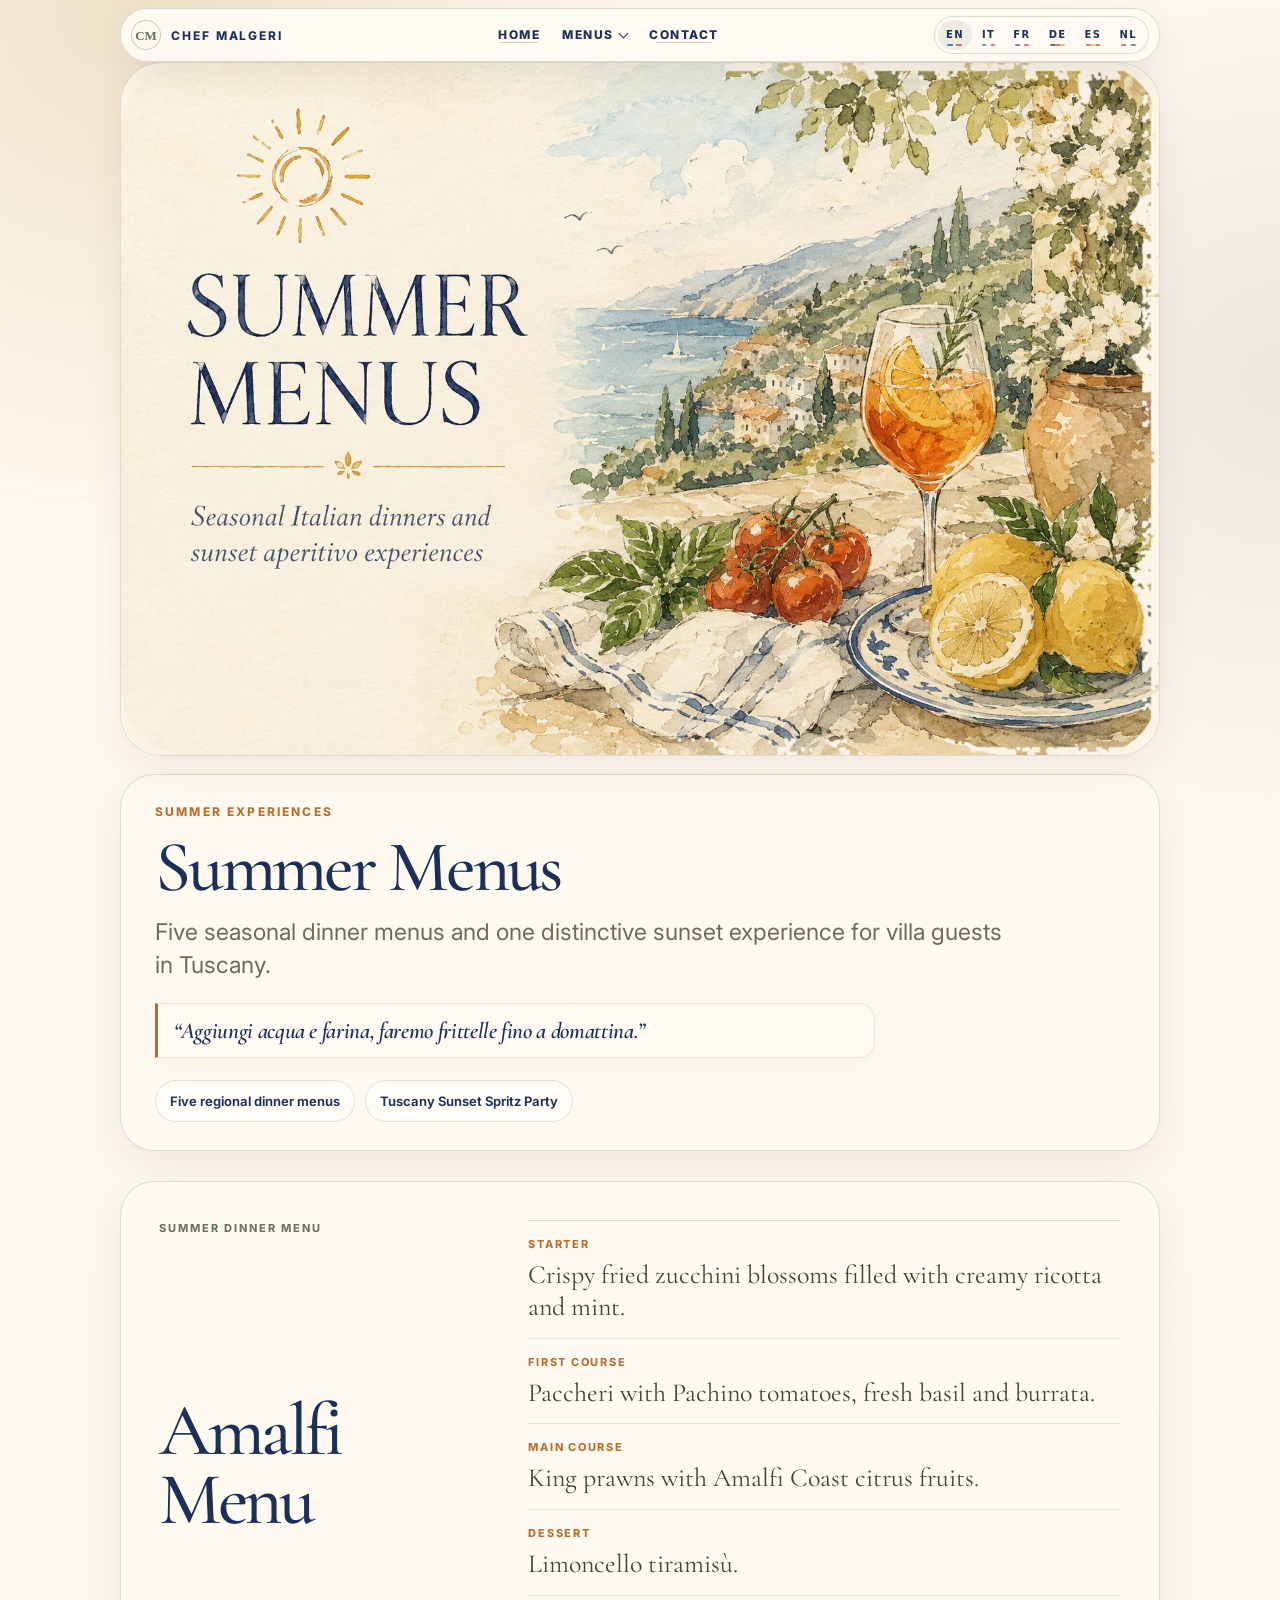
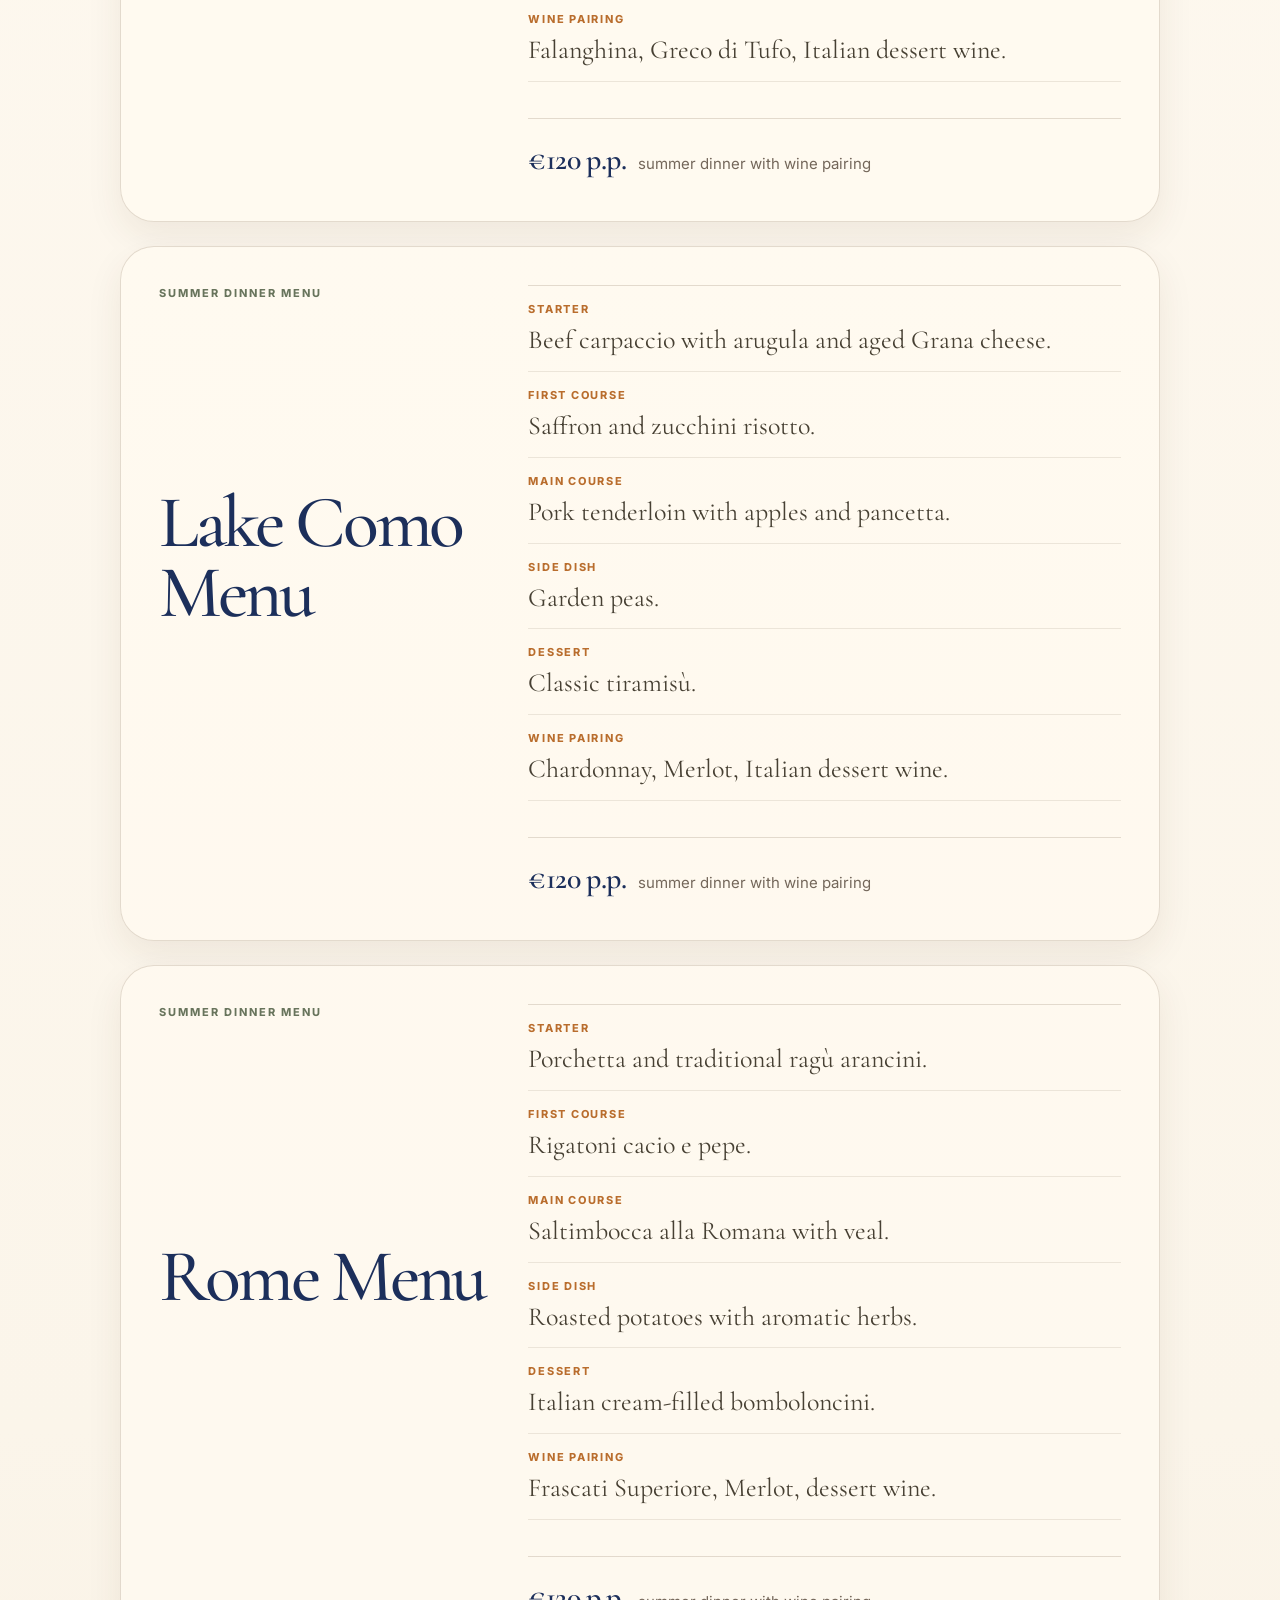
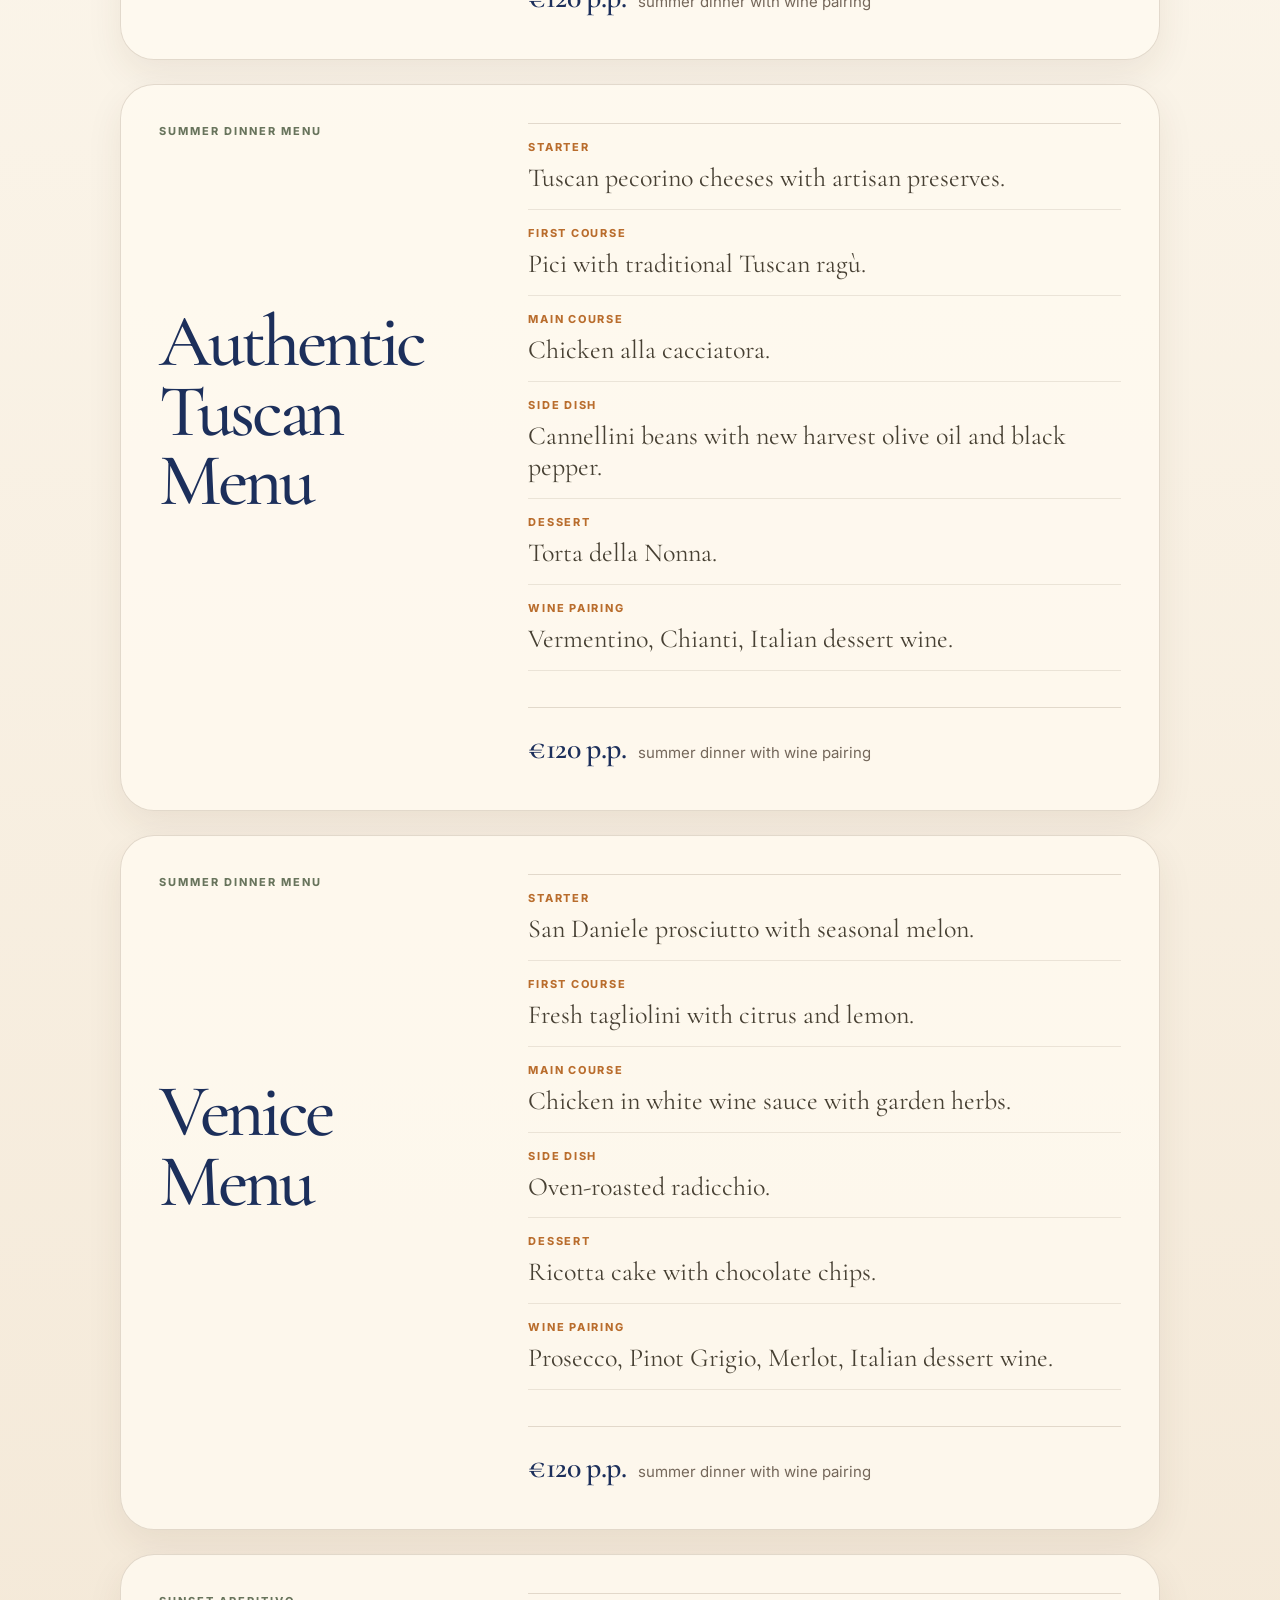
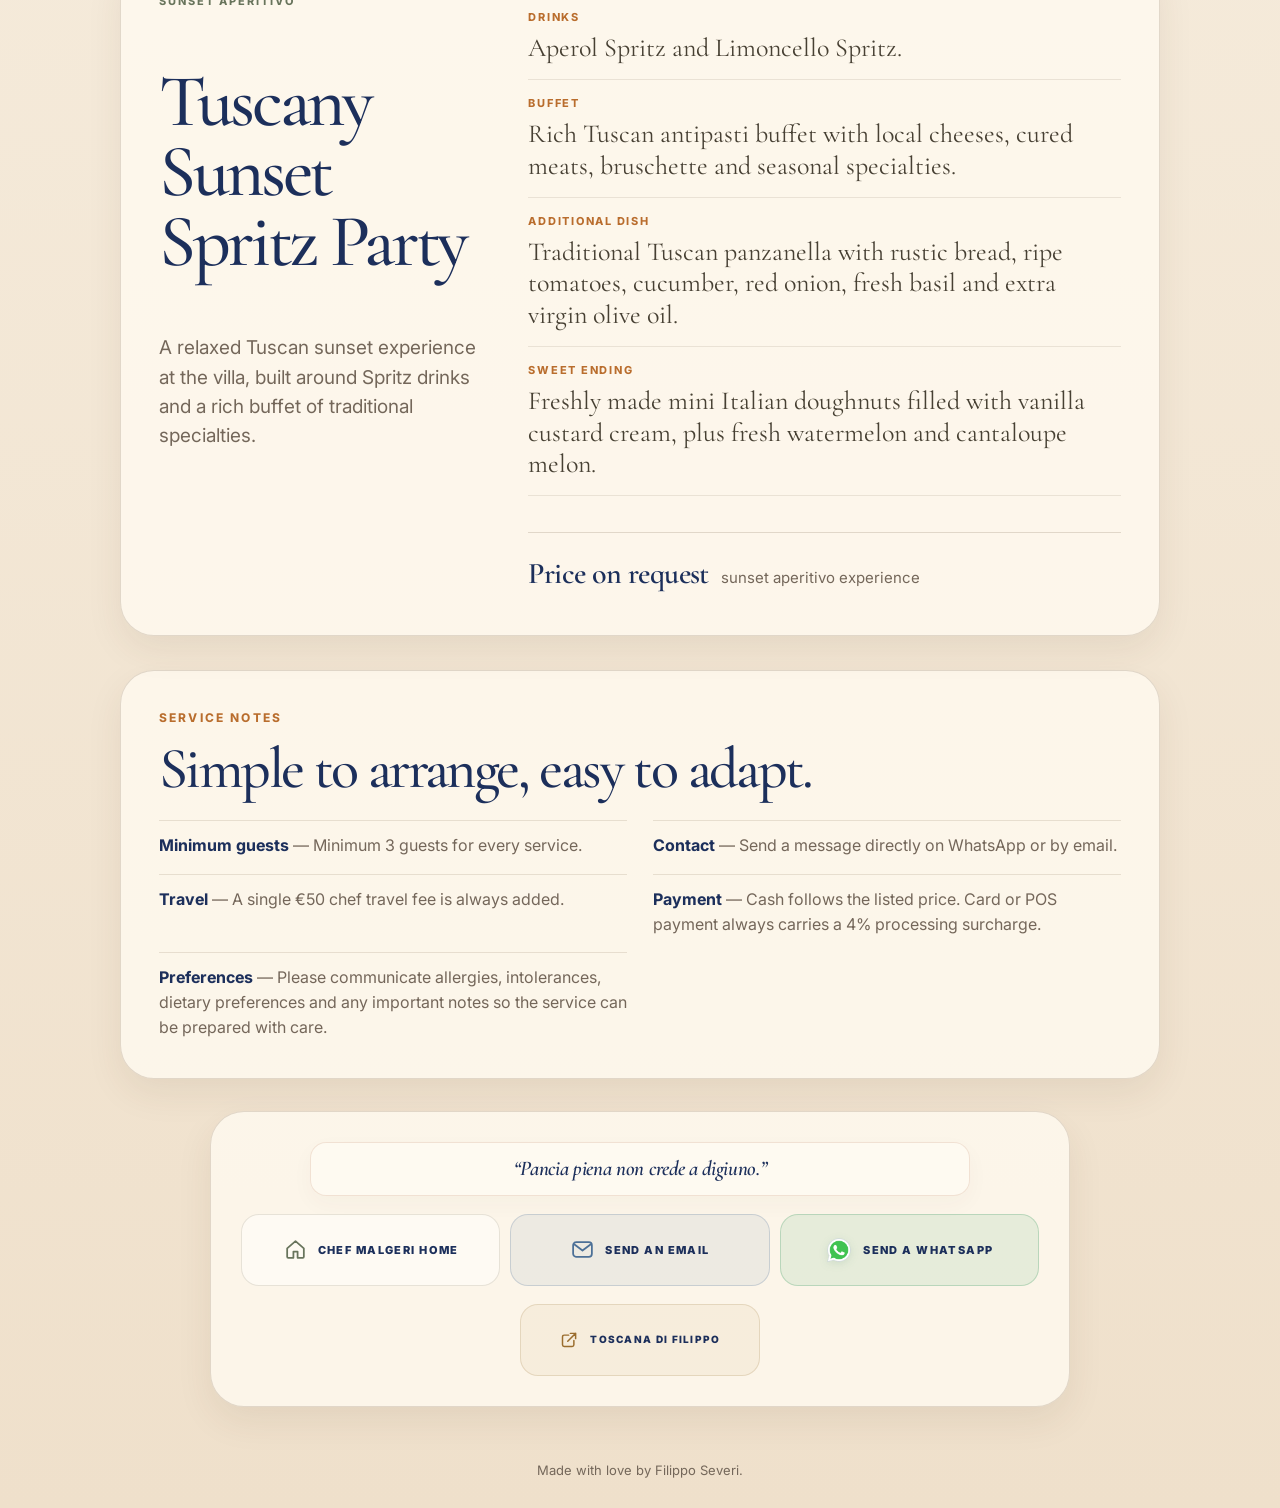
<file: summer-menus/index.html>
<!DOCTYPE html>

<html lang="en">
<head>
<meta charset="utf-8"/>
<meta content="width=device-width, initial-scale=1" name="viewport"/>
<title>Chef Malgeri · Summer Menus</title>
<meta content="Seasonal Italian dinners and sunset aperitivo experiences by Chef Malgeri for villa guests in Tuscany." name="description"/>
<meta content="index, follow" name="robots"/>
<meta content="Chef Malgeri · Summer Menus" property="og:title"/>
<meta content="Seasonal Italian dinners and sunset aperitivo experiences by Chef Malgeri for villa guests in Tuscany." property="og:description"/>
<meta content="website" property="og:type"/>
<link href="https://filippo-chef-malgeri.moghito.com/summer-menus/" rel="canonical"/>
<script>try{if(!sessionStorage.getItem("chefMalgeriWelcomeShownV3")){document.documentElement.classList.add("chef-welcome");sessionStorage.setItem("chefMalgeriWelcomeShownV3","1")}}catch(e){document.documentElement.classList.add("chef-welcome")}</script>
<link href="assets/site.css?v=20260714-3" rel="stylesheet"/>
<meta content="https://filippo-chef-malgeri.moghito.com/summer-menus/" property="og:url"/><meta content="https://filippo-chef-malgeri.moghito.com/assets/og-summer-menus.jpg" property="og:image"/><meta content="https://filippo-chef-malgeri.moghito.com/assets/og-summer-menus.jpg" property="og:image:secure_url"/><meta content="image/jpeg" property="og:image:type"/><meta content="1600" property="og:image:width"/><meta content="840" property="og:image:height"/><meta content="Watercolor Summer Menus scene with Spritz, lemons and a Tuscan coastal landscape." property="og:image:alt"/><meta content="Chef Malgeri" property="og:site_name"/><meta content="en_GB" property="og:locale"/><meta content="summary_large_image" name="twitter:card"/><meta content="Chef Malgeri · Summer Menus" name="twitter:title"/><meta content="Seasonal Italian dinners and sunset aperitivo experiences by Chef Malgeri for villa guests in Tuscany." name="twitter:description"/><meta content="https://filippo-chef-malgeri.moghito.com/assets/og-summer-menus.jpg" name="twitter:image"/><meta content="Watercolor Summer Menus scene with Spritz, lemons and a Tuscan coastal landscape." name="twitter:image:alt"/><link href="https://fonts.googleapis.com" rel="preconnect"/><link crossorigin="" href="https://fonts.gstatic.com" rel="preconnect"/><link href="https://fonts.googleapis.com/css2?family=Cormorant+Garamond:wght@500;600;700&amp;family=Inter:wght@400;500;600;700;800&amp;display=swap" rel="stylesheet"/></head>
<body data-contact-context="summer">
<a class="skip-link" href="#menus">Skip to menus</a>
<header aria-label="Main navigation" class="site-header">
<a aria-label="Chef Malgeri home" class="brand" href="../index.html">
<span aria-hidden="true" class="brand-mark">CM</span>
<span class="brand-name">Chef Malgeri</span>
</a>
<nav aria-label="Page links" class="nav-links"><a href="../index.html">Home</a><div class="nav-dropdown"><a aria-expanded="false" aria-haspopup="true" class="nav-trigger" href="../index.html#experiences">Menus<span aria-hidden="true" class="nav-chevron"></span></a><div aria-label="Chef Malgeri menus" class="nav-menu"><a href="../tuscan-dinners/">Tuscan Dinners</a><a href="../cooking-classes/">Cooking Classes</a><a href="../group-dinners/">Group Dinners</a><a href="../gourmet-truffle/">Gourmet &amp; Truffle</a><a href="../summer-menus/">Summer Menus</a></div></div><a href="#contact-filippo">Contact</a></nav>
<div aria-label="Language" class="lang-switch" role="group"><button data-set-lang="en" type="button">EN</button><button data-set-lang="it" type="button">IT</button><button data-set-lang="fr" type="button">FR</button><button data-set-lang="de" type="button">DE</button><button data-set-lang="es" type="button">ES</button><button data-set-lang="nl" type="button">NL</button></div></header>
<main>
<section aria-labelledby="page-title" class="hero-banner">
<div class="hero-art">
<img alt="Watercolor hero illustration for Summer Menus, with a coastal Tuscan landscape, spritz glass, lemons and tomatoes." src="assets/summer-menus-hero.webp" fetchpriority="high" height="1024" width="1536"/>
</div>
<div class="hero-summary">
<p class="kicker">Summer experiences</p>
<h1 id="page-title">Summer Menus</h1>
<p class="lead">Five seasonal dinner menus and one distinctive sunset experience for villa guests in Tuscany.</p>
<blockquote class="italian-quote hero-quote" data-italian-quote hidden lang="it" translate="no"><p></p><cite></cite></blockquote>
<div aria-label="Menu highlights" class="hero-pills">
<a href="#amalfi-menu">Five regional dinner menus</a>
<a href="#spritz-party">Tuscany Sunset Spritz Party</a>
</div>
</div>
</section>

<section aria-label="Summer menus" class="menu-list" id="menus">
<article class="menu-card" id="amalfi-menu">
<div class="menu-heading">
<p class="menu-label">Summer dinner menu</p>
<h2>Amalfi Menu</h2>
</div>
<div class="course-list">
<div class="course-row"><h3>Starter</h3><p>Crispy fried zucchini blossoms filled with creamy ricotta and mint.</p></div>
<div class="course-row"><h3>First course</h3><p>Paccheri with Pachino tomatoes, fresh basil and burrata.</p></div>
<div class="course-row"><h3>Main course</h3><p>King prawns with Amalfi Coast citrus fruits.</p></div>
<div class="course-row"><h3>Dessert</h3><p>Limoncello tiramisù.</p></div>
<div class="course-row"><h3>Wine pairing</h3><p>Falanghina, Greco di Tufo, Italian dessert wine.</p></div>
</div>
<p class="menu-price"><strong>€120 p.p.</strong><span>summer dinner with wine pairing</span></p>
</article>
<article class="menu-card" id="lake-como-menu">
<div class="menu-heading">
<p class="menu-label">Summer dinner menu</p>
<h2>Lake Como Menu</h2>
</div>
<div class="course-list">
<div class="course-row"><h3>Starter</h3><p>Beef carpaccio with arugula and aged Grana cheese.</p></div>
<div class="course-row"><h3>First course</h3><p>Saffron and zucchini risotto.</p></div>
<div class="course-row"><h3>Main course</h3><p>Pork tenderloin with apples and pancetta.</p></div>
<div class="course-row"><h3>Side dish</h3><p>Garden peas.</p></div>
<div class="course-row"><h3>Dessert</h3><p>Classic tiramisù.</p></div>
<div class="course-row"><h3>Wine pairing</h3><p>Chardonnay, Merlot, Italian dessert wine.</p></div>
</div>
<p class="menu-price"><strong>€120 p.p.</strong><span>summer dinner with wine pairing</span></p>
</article>
<article class="menu-card" id="rome-menu">
<div class="menu-heading">
<p class="menu-label">Summer dinner menu</p>
<h2>Rome Menu</h2>
</div>
<div class="course-list">
<div class="course-row"><h3>Starter</h3><p>Porchetta and traditional ragù arancini.</p></div>
<div class="course-row"><h3>First course</h3><p>Rigatoni cacio e pepe.</p></div>
<div class="course-row"><h3>Main course</h3><p>Saltimbocca alla Romana with veal.</p></div>
<div class="course-row"><h3>Side dish</h3><p>Roasted potatoes with aromatic herbs.</p></div>
<div class="course-row"><h3>Dessert</h3><p>Italian cream-filled bomboloncini.</p></div>
<div class="course-row"><h3>Wine pairing</h3><p>Frascati Superiore, Merlot, dessert wine.</p></div>
</div>
<p class="menu-price"><strong>€120 p.p.</strong><span>summer dinner with wine pairing</span></p>
</article>
<article class="menu-card" id="authentic-tuscan-menu">
<div class="menu-heading">
<p class="menu-label">Summer dinner menu</p>
<h2>Authentic Tuscan Menu</h2>
</div>
<div class="course-list">
<div class="course-row"><h3>Starter</h3><p>Tuscan pecorino cheeses with artisan preserves.</p></div>
<div class="course-row"><h3>First course</h3><p>Pici with traditional Tuscan ragù.</p></div>
<div class="course-row"><h3>Main course</h3><p>Chicken alla cacciatora.</p></div>
<div class="course-row"><h3>Side dish</h3><p>Cannellini beans with new harvest olive oil and black pepper.</p></div>
<div class="course-row"><h3>Dessert</h3><p>Torta della Nonna.</p></div>
<div class="course-row"><h3>Wine pairing</h3><p>Vermentino, Chianti, Italian dessert wine.</p></div>
</div>
<p class="menu-price"><strong>€120 p.p.</strong><span>summer dinner with wine pairing</span></p>
</article>
<article class="menu-card" id="venice-menu">
<div class="menu-heading">
<p class="menu-label">Summer dinner menu</p>
<h2>Venice Menu</h2>
</div>
<div class="course-list">
<div class="course-row"><h3>Starter</h3><p>San Daniele prosciutto with seasonal melon.</p></div>
<div class="course-row"><h3>First course</h3><p>Fresh tagliolini with citrus and lemon.</p></div>
<div class="course-row"><h3>Main course</h3><p>Chicken in white wine sauce with garden herbs.</p></div>
<div class="course-row"><h3>Side dish</h3><p>Oven-roasted radicchio.</p></div>
<div class="course-row"><h3>Dessert</h3><p>Ricotta cake with chocolate chips.</p></div>
<div class="course-row"><h3>Wine pairing</h3><p>Prosecco, Pinot Grigio, Merlot, Italian dessert wine.</p></div>
</div>
<p class="menu-price"><strong>€120 p.p.</strong><span>summer dinner with wine pairing</span></p>
</article><article class="menu-card" id="spritz-party">
<div class="menu-heading">
<p class="menu-label">Sunset aperitivo</p>
<h2>Tuscany Sunset Spritz Party</h2>
<p>A relaxed Tuscan sunset experience at the villa, built around Spritz drinks and a rich buffet of traditional specialties.</p>
</div>
<div class="course-list">
<div class="course-row">
<h3>Drinks</h3>
<p>Aperol Spritz and Limoncello Spritz.</p>
</div>
<div class="course-row">
<h3>Buffet</h3>
<p>Rich Tuscan antipasti buffet with local cheeses, cured meats, bruschette and seasonal specialties.</p>
</div>
<div class="course-row">
<h3>Additional dish</h3>
<p>Traditional Tuscan panzanella with rustic bread, ripe tomatoes, cucumber, red onion, fresh basil and extra virgin olive oil.</p>
</div>
<div class="course-row">
<h3>Sweet ending</h3>
<p>Freshly made mini Italian doughnuts filled with vanilla custard cream, plus fresh watermelon and cantaloupe melon.</p>
</div>
</div>
<p class="menu-price"><strong>Price on request</strong><span>sunset aperitivo experience</span></p>
</article>
</section>
<section aria-labelledby="details-title" class="details-panel">
<p class="kicker">Service notes</p>
<h2 id="details-title">Simple to arrange, easy to adapt.</h2>
<div class="details-list">
<p><strong>Minimum guests</strong> — Minimum 3 guests for every service.</p>
<p><strong>Contact</strong> — Send a message directly on WhatsApp or by email.</p>
<p><strong>Travel</strong> — A single €50 chef travel fee is always added.</p>
<p><strong>Payment</strong> — Cash follows the listed price. Card or POS payment always carries a 4% processing surcharge.</p>
<p><strong>Preferences</strong> — Please communicate allergies, intolerances, dietary preferences and any important notes so the service can be prepared with care.</p>
</div>
</section>
<section aria-label="Contact options" class="contact-panel contact-panel-compact" id="contact-filippo">
<blockquote class="italian-quote contact-quote" data-italian-quote hidden lang="it" translate="no"><p></p><cite></cite></blockquote>
<div aria-label="Contact links" class="contact-links compact-contact-links">
<a href="../index.html"><svg aria-hidden="true" class="contact-icon" viewBox="0 0 24 24"><path d="m4 11 8-7 8 7v8a1 1 0 0 1-1 1h-5v-6h-4v6H5a1 1 0 0 1-1-1z"/></svg><span>Chef Malgeri Home</span></a>
<a class="email-link" href="mailto:filiseve@gmail.com?subject=Chef%20Malgeri%20%C2%B7%20Summer%20Menus&amp;body=Hello%2C%20we%20would%20like%20to%20ask%20a%20few%20questions%20about%20Chef%20Malgeri%20and%20the%20Summer%20Menus.%0A%0AVilla%3A%0APreferred%20date%3A%0ANumber%20of%20guests%3A%0APreferred%20menu%20or%20experience%3A%0AAllergies%2C%20intolerances%20or%20dietary%20preferences%3A%0AImportant%20notes%3A%0APreferred%20time%3A"><svg aria-hidden="true" class="contact-icon" viewBox="0 0 24 24"><rect x="3" y="5" width="18" height="14" rx="3"/><path d="m4 7 8 6 8-6"/></svg><span>Send an email</span></a>
<a class="whatsapp-link" href="https://wa.me/393209722464?text=Hello%2C%20we%20would%20like%20to%20ask%20a%20few%20questions%20about%20Chef%20Malgeri%20and%20the%20Summer%20Menus.%0A%0AVilla%3A%0APreferred%20date%3A%0ANumber%20of%20guests%3A%0APreferred%20menu%20or%20experience%3A%0AAllergies%2C%20intolerances%20or%20dietary%20preferences%3A%0AImportant%20notes%3A%0APreferred%20time%3A"><img alt="" aria-hidden="true" class="contact-icon contact-icon-whatsapp" height="48" src="../assets/icon-whatsapp.png" width="48"/><span>Send a WhatsApp</span></a>
<a class="contact-link-secondary" href="https://filippo-toscana.moghito.com/" rel="noopener noreferrer" target="_blank"><svg aria-hidden="true" class="contact-icon" viewBox="0 0 24 24"><path d="M13 5h6v6M19 5l-9 9"/><path d="M11 7H6a2 2 0 0 0-2 2v9a2 2 0 0 0 2 2h9a2 2 0 0 0 2-2v-5"/></svg><span>Toscana di Filippo</span></a>
</div>
</section>
</main>
<footer class="site-footer">
<p>Made with love by Filippo Severi.</p>
</footer>
<script defer="True" src="../assets/i18n.js"></script></body>
</html>
</file>
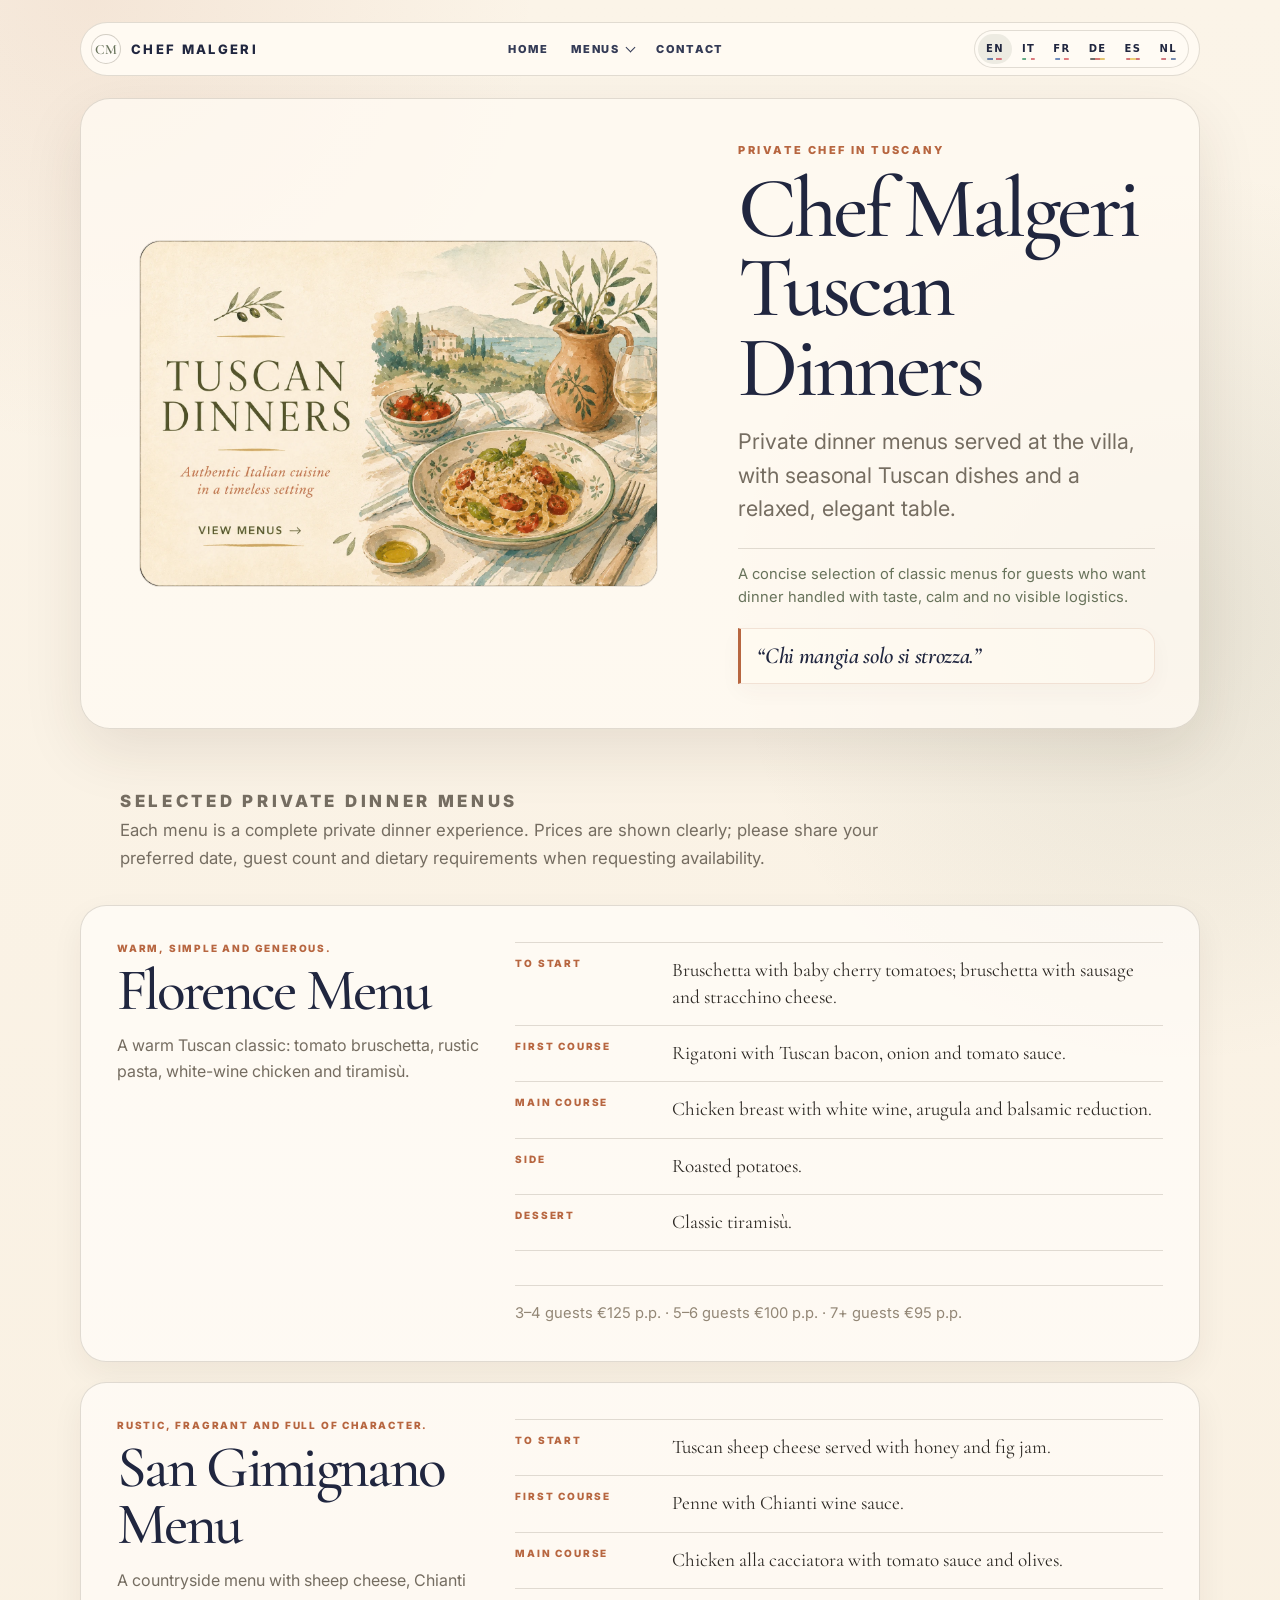
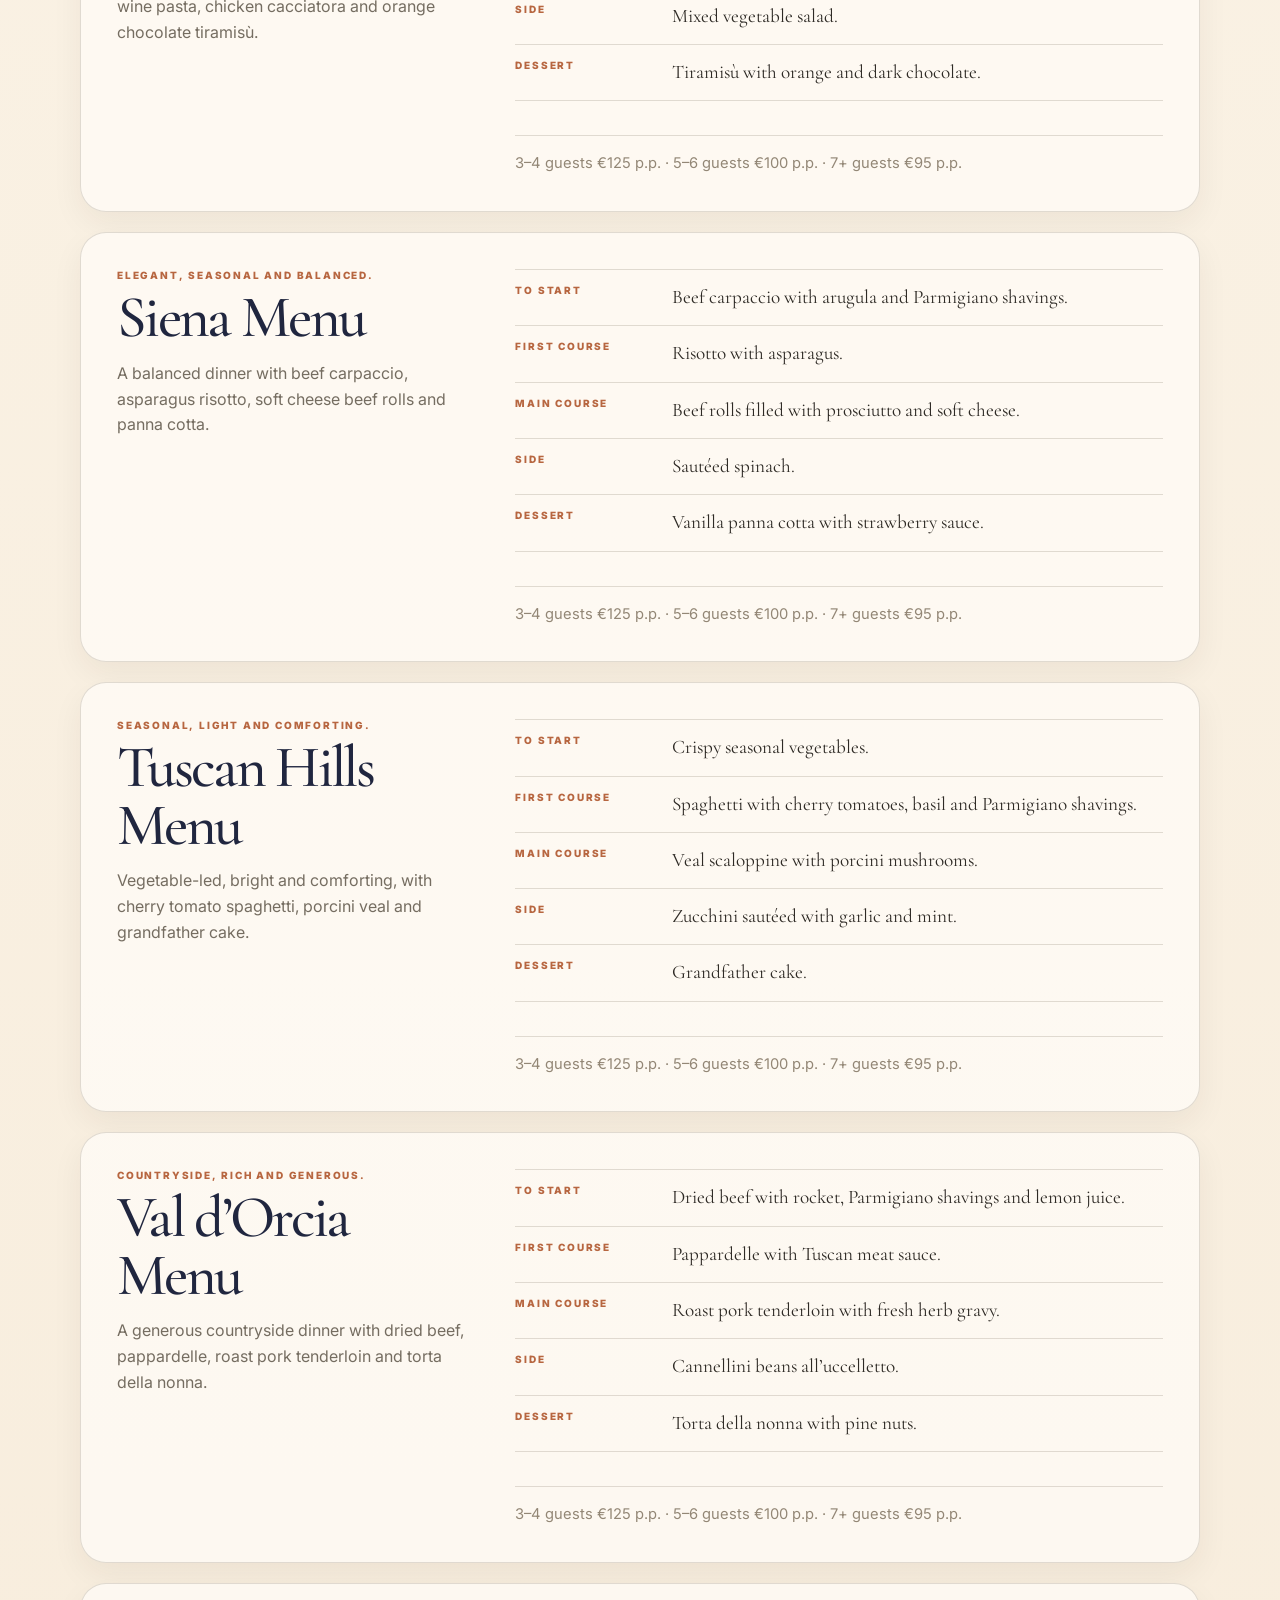
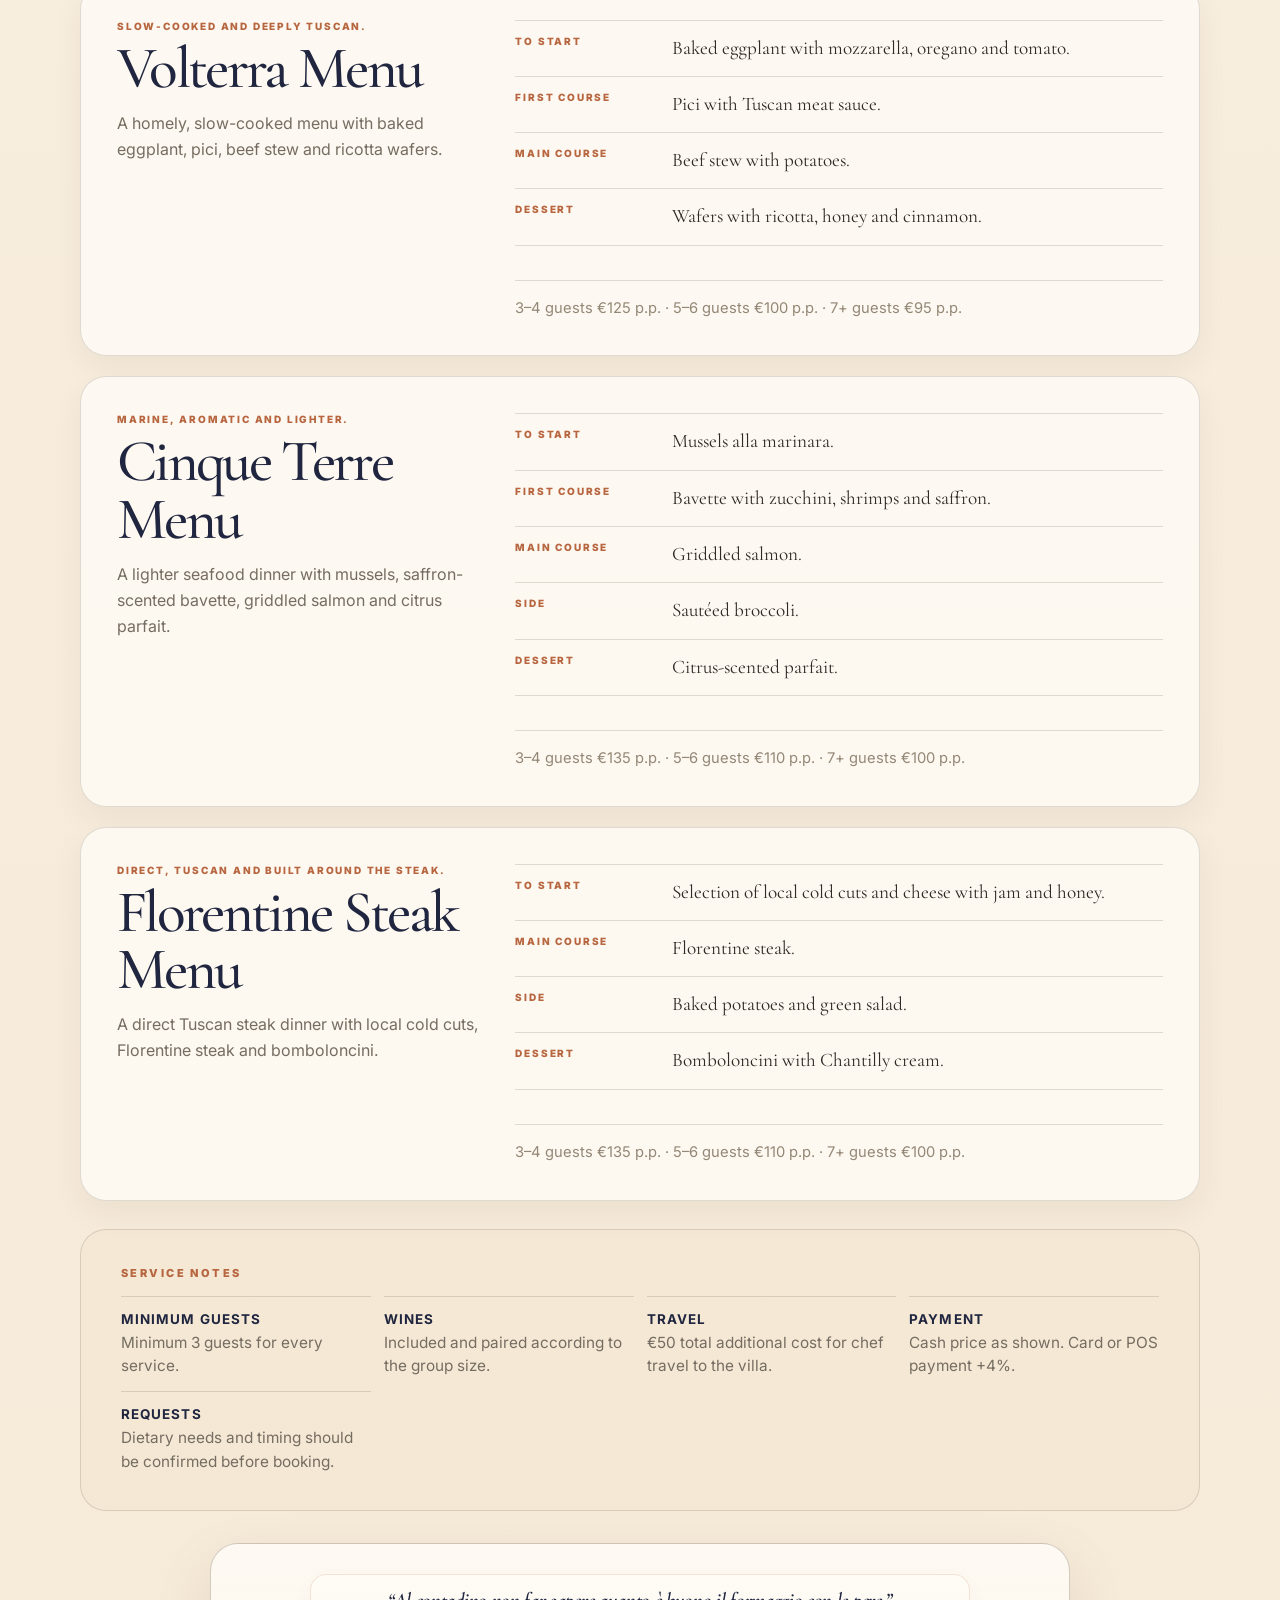
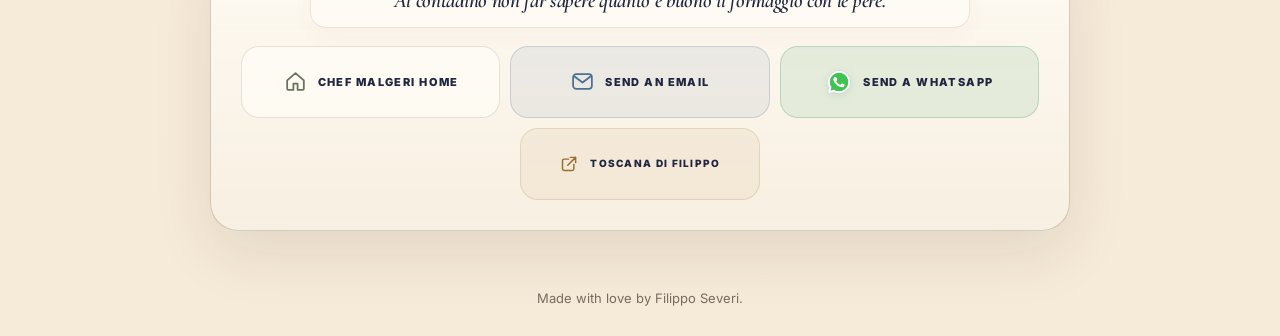
<file: tuscan-dinners/index.html>
<!DOCTYPE html>

<html lang="en">
<head>
<meta charset="utf-8"/>
<meta content="width=device-width, initial-scale=1" name="viewport"/>
<title>Chef Malgeri · Tuscan Dinners</title>
<meta content="Private Tuscan dinner menus served at the villa, with seasonal dishes and a relaxed, elegant table." name="description"/>
<meta content="index, follow" name="robots"/>
<meta content="Chef Malgeri · Tuscan Dinners" property="og:title"/>
<meta content="Private Tuscan dinner menus served at the villa, with seasonal dishes and a relaxed, elegant table." property="og:description"/>
<meta content="website" property="og:type"/>
<script>try{if(!sessionStorage.getItem("chefMalgeriWelcomeShownV3")){document.documentElement.classList.add("chef-welcome");sessionStorage.setItem("chefMalgeriWelcomeShownV3","1")}}catch(e){document.documentElement.classList.add("chef-welcome")}</script>
<link href="assets/site.css?v=20260714-3" rel="stylesheet"/>
<meta content="https://filippo-chef-malgeri.moghito.com/tuscan-dinners/" property="og:url"/><meta content="https://filippo-chef-malgeri.moghito.com/assets/og-tuscan-dinners.jpg" property="og:image"/><meta content="https://filippo-chef-malgeri.moghito.com/assets/og-tuscan-dinners.jpg" property="og:image:secure_url"/><meta content="image/jpeg" property="og:image:type"/><meta content="1600" property="og:image:width"/><meta content="840" property="og:image:height"/><meta content="Watercolor Tuscan dinner table with pasta and a coastal villa landscape." property="og:image:alt"/><meta content="Chef Malgeri" property="og:site_name"/><meta content="en_GB" property="og:locale"/><meta content="summary_large_image" name="twitter:card"/><meta content="Chef Malgeri · Tuscan Dinners" name="twitter:title"/><meta content="Private Tuscan dinner menus served at the villa, with seasonal dishes and a relaxed, elegant table." name="twitter:description"/><meta content="https://filippo-chef-malgeri.moghito.com/assets/og-tuscan-dinners.jpg" name="twitter:image"/><meta content="Watercolor Tuscan dinner table with pasta and a coastal villa landscape." name="twitter:image:alt"/><link href="https://filippo-chef-malgeri.moghito.com/tuscan-dinners/" rel="canonical"/><link href="https://fonts.googleapis.com" rel="preconnect"/><link crossorigin="" href="https://fonts.gstatic.com" rel="preconnect"/><link href="https://fonts.googleapis.com/css2?family=Cormorant+Garamond:wght@500;600;700&amp;family=Inter:wght@400;500;600;700;800&amp;display=swap" rel="stylesheet"/></head>
<body data-contact-context="tuscan">
<a class="skip-link" href="#menus">Skip to menus</a>
<header aria-label="Site navigation" class="site-header">
<a aria-label="Chef Malgeri home" class="brand" href="../index.html">
<span class="monogram">CM</span>
<span class="brand-name">Chef Malgeri</span>
</a>
<nav aria-label="Page links" class="nav-links"><a href="../index.html">Home</a><div class="nav-dropdown"><a aria-expanded="false" aria-haspopup="true" class="nav-trigger" href="../index.html#experiences">Menus<span aria-hidden="true" class="nav-chevron"></span></a><div aria-label="Chef Malgeri menus" class="nav-menu"><a href="../tuscan-dinners/">Tuscan Dinners</a><a href="../cooking-classes/">Cooking Classes</a><a href="../group-dinners/">Group Dinners</a><a href="../gourmet-truffle/">Gourmet &amp; Truffle</a><a href="../summer-menus/">Summer Menus</a></div></div><a href="#contact-filippo">Contact</a></nav>
<div aria-label="Language" class="lang-switch" role="group"><button data-set-lang="en" type="button">EN</button><button data-set-lang="it" type="button">IT</button><button data-set-lang="fr" type="button">FR</button><button data-set-lang="de" type="button">DE</button><button data-set-lang="es" type="button">ES</button><button data-set-lang="nl" type="button">NL</button></div></header>
<main class="page">
<section aria-label="Tuscan Dinners introduction" class="hero">
<figure class="hero-art">
<img alt="Watercolor Tuscan dinner table with pasta, tomatoes, olive branch and a coastal villa landscape." height="1024" src="assets/hero-tuscan-dinners.webp" width="1536" fetchpriority="high"/>
</figure>
<div class="hero-copy">
<p class="eyebrow">Private chef in Tuscany</p>
<h1><span>Chef Malgeri</span><span>Tuscan Dinners</span></h1>
<p class="lead">Private dinner menus served at the villa, with seasonal Tuscan dishes and a relaxed, elegant table.</p>
<p class="hero-note">A concise selection of classic menus for guests who want dinner handled with taste, calm and no visible logistics.</p>
<blockquote class="italian-quote hero-quote" data-italian-quote hidden lang="it" translate="no"><p></p><cite></cite></blockquote>
</div>
</section>
<section aria-label="Menu introduction" class="intro-panel">
<p class="section-kicker">Selected private dinner menus</p>
<p>Each menu is a complete private dinner experience. Prices are shown clearly; please share your preferred date, guest count and dietary requirements when requesting availability.</p>
</section>
<section aria-label="Tuscan dinner menus" class="menu-stack" id="menus">
<article class="menu-card" id="florence">
<div class="menu-heading">
<div>
<p class="menu-mood">Warm, simple and generous.</p>
<h2>Florence Menu</h2>
<p class="menu-desc">A warm Tuscan classic: tomato bruschetta, rustic pasta, white-wine chicken and tiramisù.</p>
</div>
</div>
<dl class="course-list">
<div class="course-row">
<dt>To start</dt>
<dd>Bruschetta with baby cherry tomatoes; bruschetta with sausage and stracchino cheese.</dd>
</div>
<div class="course-row">
<dt>First course</dt>
<dd>Rigatoni with Tuscan bacon, onion and tomato sauce.</dd>
</div>
<div class="course-row">
<dt>Main course</dt>
<dd>Chicken breast with white wine, arugula and balsamic reduction.</dd>
</div>
<div class="course-row">
<dt>Side</dt>
<dd>Roasted potatoes.</dd>
</div>
<div class="course-row">
<dt>Dessert</dt>
<dd>Classic tiramisù.</dd>
</div>
</dl>
<p class="price-line">3–4 guests €125 p.p. · 5–6 guests €100 p.p. · 7+ guests €95 p.p.</p>
</article>
<article class="menu-card" id="san-gimignano">
<div class="menu-heading">
<div>
<p class="menu-mood">Rustic, fragrant and full of character.</p>
<h2>San Gimignano Menu</h2>
<p class="menu-desc">A countryside menu with sheep cheese, Chianti wine pasta, chicken cacciatora and orange chocolate tiramisù.</p>
</div>
</div>
<dl class="course-list">
<div class="course-row">
<dt>To start</dt>
<dd>Tuscan sheep cheese served with honey and fig jam.</dd>
</div>
<div class="course-row">
<dt>First course</dt>
<dd>Penne with Chianti wine sauce.</dd>
</div>
<div class="course-row">
<dt>Main course</dt>
<dd>Chicken alla cacciatora with tomato sauce and olives.</dd>
</div>
<div class="course-row">
<dt>Side</dt>
<dd>Mixed vegetable salad.</dd>
</div>
<div class="course-row">
<dt>Dessert</dt>
<dd>Tiramisù with orange and dark chocolate.</dd>
</div>
</dl>
<p class="price-line">3–4 guests €125 p.p. · 5–6 guests €100 p.p. · 7+ guests €95 p.p.</p>
</article>
<article class="menu-card" id="siena">
<div class="menu-heading">
<div>
<p class="menu-mood">Elegant, seasonal and balanced.</p>
<h2>Siena Menu</h2>
<p class="menu-desc">A balanced dinner with beef carpaccio, asparagus risotto, soft cheese beef rolls and panna cotta.</p>
</div>
</div>
<dl class="course-list">
<div class="course-row">
<dt>To start</dt>
<dd>Beef carpaccio with arugula and Parmigiano shavings.</dd>
</div>
<div class="course-row">
<dt>First course</dt>
<dd>Risotto with asparagus.</dd>
</div>
<div class="course-row">
<dt>Main course</dt>
<dd>Beef rolls filled with prosciutto and soft cheese.</dd>
</div>
<div class="course-row">
<dt>Side</dt>
<dd>Sautéed spinach.</dd>
</div>
<div class="course-row">
<dt>Dessert</dt>
<dd>Vanilla panna cotta with strawberry sauce.</dd>
</div>
</dl>
<p class="price-line">3–4 guests €125 p.p. · 5–6 guests €100 p.p. · 7+ guests €95 p.p.</p>
</article>
<article class="menu-card" id="tuscan-hills">
<div class="menu-heading">
<div>
<p class="menu-mood">Seasonal, light and comforting.</p>
<h2>Tuscan Hills Menu</h2>
<p class="menu-desc">Vegetable-led, bright and comforting, with cherry tomato spaghetti, porcini veal and grandfather cake.</p>
</div>
</div>
<dl class="course-list">
<div class="course-row">
<dt>To start</dt>
<dd>Crispy seasonal vegetables.</dd>
</div>
<div class="course-row">
<dt>First course</dt>
<dd>Spaghetti with cherry tomatoes, basil and Parmigiano shavings.</dd>
</div>
<div class="course-row">
<dt>Main course</dt>
<dd>Veal scaloppine with porcini mushrooms.</dd>
</div>
<div class="course-row">
<dt>Side</dt>
<dd>Zucchini sautéed with garlic and mint.</dd>
</div>
<div class="course-row">
<dt>Dessert</dt>
<dd>Grandfather cake.</dd>
</div>
</dl>
<p class="price-line">3–4 guests €125 p.p. · 5–6 guests €100 p.p. · 7+ guests €95 p.p.</p>
</article>
<article class="menu-card" id="val-dorcia">
<div class="menu-heading">
<div>
<p class="menu-mood">Countryside, rich and generous.</p>
<h2>Val d’Orcia Menu</h2>
<p class="menu-desc">A generous countryside dinner with dried beef, pappardelle, roast pork tenderloin and torta della nonna.</p>
</div>
</div>
<dl class="course-list">
<div class="course-row">
<dt>To start</dt>
<dd>Dried beef with rocket, Parmigiano shavings and lemon juice.</dd>
</div>
<div class="course-row">
<dt>First course</dt>
<dd>Pappardelle with Tuscan meat sauce.</dd>
</div>
<div class="course-row">
<dt>Main course</dt>
<dd>Roast pork tenderloin with fresh herb gravy.</dd>
</div>
<div class="course-row">
<dt>Side</dt>
<dd>Cannellini beans all’uccelletto.</dd>
</div>
<div class="course-row">
<dt>Dessert</dt>
<dd>Torta della nonna with pine nuts.</dd>
</div>
</dl>
<p class="price-line">3–4 guests €125 p.p. · 5–6 guests €100 p.p. · 7+ guests €95 p.p.</p>
</article>
<article class="menu-card" id="volterra">
<div class="menu-heading">
<div>
<p class="menu-mood">Slow-cooked and deeply Tuscan.</p>
<h2>Volterra Menu</h2>
<p class="menu-desc">A homely, slow-cooked menu with baked eggplant, pici, beef stew and ricotta wafers.</p>
</div>
</div>
<dl class="course-list">
<div class="course-row">
<dt>To start</dt>
<dd>Baked eggplant with mozzarella, oregano and tomato.</dd>
</div>
<div class="course-row">
<dt>First course</dt>
<dd>Pici with Tuscan meat sauce.</dd>
</div>
<div class="course-row">
<dt>Main course</dt>
<dd>Beef stew with potatoes.</dd>
</div>
<div class="course-row">
<dt>Dessert</dt>
<dd>Wafers with ricotta, honey and cinnamon.</dd>
</div>
</dl>
<p class="price-line">3–4 guests €125 p.p. · 5–6 guests €100 p.p. · 7+ guests €95 p.p.</p>
</article>
<article class="menu-card" id="cinque-terre">
<div class="menu-heading">
<div>
<p class="menu-mood">Marine, aromatic and lighter.</p>
<h2>Cinque Terre Menu</h2>
<p class="menu-desc">A lighter seafood dinner with mussels, saffron-scented bavette, griddled salmon and citrus parfait.</p>
</div>
</div>
<dl class="course-list">
<div class="course-row">
<dt>To start</dt>
<dd>Mussels alla marinara.</dd>
</div>
<div class="course-row">
<dt>First course</dt>
<dd>Bavette with zucchini, shrimps and saffron.</dd>
</div>
<div class="course-row">
<dt>Main course</dt>
<dd>Griddled salmon.</dd>
</div>
<div class="course-row">
<dt>Side</dt>
<dd>Sautéed broccoli.</dd>
</div>
<div class="course-row">
<dt>Dessert</dt>
<dd>Citrus-scented parfait.</dd>
</div>
</dl>
<p class="price-line">3–4 guests €135 p.p. · 5–6 guests €110 p.p. · 7+ guests €100 p.p.</p>
</article>
<article class="menu-card" id="florentine-steak">
<div class="menu-heading">
<div>
<p class="menu-mood">Direct, Tuscan and built around the steak.</p>
<h2>Florentine Steak Menu</h2>
<p class="menu-desc">A direct Tuscan steak dinner with local cold cuts, Florentine steak and bomboloncini.</p>
</div>
</div>
<dl class="course-list">
<div class="course-row">
<dt>To start</dt>
<dd>Selection of local cold cuts and cheese with jam and honey.</dd>
</div>
<div class="course-row">
<dt>Main course</dt>
<dd>Florentine steak.</dd>
</div>
<div class="course-row">
<dt>Side</dt>
<dd>Baked potatoes and green salad.</dd>
</div>
<div class="course-row">
<dt>Dessert</dt>
<dd>Bomboloncini with Chantilly cream.</dd>
</div>
</dl>
<p class="price-line">3–4 guests €135 p.p. · 5–6 guests €110 p.p. · 7+ guests €100 p.p.</p>
</article>
</section>
<section aria-label="Service notes" class="service-notes">
<p class="section-kicker">Service notes</p>
<div class="service-grid">
<div class="service-item"><strong>Minimum guests</strong><span>Minimum 3 guests for every service.</span></div>
<div class="service-item"><strong>Wines</strong><span>Included and paired according to the group size.</span></div>
<div class="service-item"><strong>Travel</strong><span>€50 total additional cost for chef travel to the villa.</span></div>
<div class="service-item"><strong>Payment</strong><span>Cash price as shown. Card or POS payment +4%.</span></div>
<div class="service-item"><strong>Requests</strong><span>Dietary needs and timing should be confirmed before booking.</span></div>
</div>
</section>
<section aria-label="Contact options" class="contact-panel contact-panel-compact" id="contact-filippo">
<blockquote class="italian-quote contact-quote" data-italian-quote hidden lang="it" translate="no"><p></p><cite></cite></blockquote>
<div aria-label="Contact links" class="contact-links compact-contact-links">
<a href="../index.html"><svg aria-hidden="true" class="contact-icon" viewBox="0 0 24 24"><path d="m4 11 8-7 8 7v8a1 1 0 0 1-1 1h-5v-6h-4v6H5a1 1 0 0 1-1-1z"/></svg><span>Chef Malgeri Home</span></a>
<a class="email-link" href="mailto:filiseve@gmail.com?subject=Chef%20Malgeri%20%C2%B7%20Tuscan%20Dinners&amp;body=Hello%2C%20we%20would%20like%20to%20ask%20a%20few%20questions%20about%20Chef%20Malgeri%27s%20Tuscan%20Dinners.%0A%0AVilla%3A%0APreferred%20date%3A%0ANumber%20of%20guests%3A%0APreferred%20menu%3A%0AAllergies%2C%20intolerances%20or%20dietary%20preferences%3A%0AImportant%20notes%3A%0APreferred%20time%3A"><svg aria-hidden="true" class="contact-icon" viewBox="0 0 24 24"><rect x="3" y="5" width="18" height="14" rx="3"/><path d="m4 7 8 6 8-6"/></svg><span>Send an email</span></a>
<a class="whatsapp-link" href="https://wa.me/393209722464?text=Hello%2C%20we%20would%20like%20to%20ask%20a%20few%20questions%20about%20Chef%20Malgeri%27s%20Tuscan%20Dinners.%0A%0AVilla%3A%0APreferred%20date%3A%0ANumber%20of%20guests%3A%0APreferred%20menu%3A%0AAllergies%2C%20intolerances%20or%20dietary%20preferences%3A%0AImportant%20notes%3A%0APreferred%20time%3A"><img alt="" aria-hidden="true" class="contact-icon contact-icon-whatsapp" height="48" src="../assets/icon-whatsapp.png" width="48"/><span>Send a WhatsApp</span></a>
<a class="contact-link-secondary" href="https://filippo-toscana.moghito.com/" rel="noopener noreferrer" target="_blank"><svg aria-hidden="true" class="contact-icon" viewBox="0 0 24 24"><path d="M13 5h6v6M19 5l-9 9"/><path d="M11 7H6a2 2 0 0 0-2 2v9a2 2 0 0 0 2 2h9a2 2 0 0 0 2-2v-5"/></svg><span>Toscana di Filippo</span></a>
</div>
</section>
</main>
<footer class="site-footer">
<p>Made with love by Filippo Severi.</p>
</footer>
<script defer="True" src="../assets/i18n.js"></script></body>
</html>
</file>
<file: assets/chef-v2.css>
:root{--paper:#fbf4e7;--paper-deep:#eadac0;--card:#fffaf2;--ink:#19233f;--text:#433b31;--muted:#74695d;--muted2:#9b8c7d;--olive:#657258;--terracotta:#ac643d;--line:rgba(87,65,42,.16);--line2:rgba(87,65,42,.28);--shadow:0 30px 90px rgba(75,48,22,.12);--soft:0 16px 46px rgba(75,48,22,.08);--radius:34px;--max:1160px;--serif:"Cormorant Garamond",Georgia,serif;--sans:"Inter",system-ui,-apple-system,BlinkMacSystemFont,"Segoe UI",sans-serif}*{box-sizing:border-box}html{scroll-behavior:smooth}body{margin:0;color:var(--text);background:radial-gradient(circle at 8% -4%,rgba(194,144,70,.22),transparent 28rem),radial-gradient(circle at 95% 5%,rgba(101,114,88,.16),transparent 28rem),linear-gradient(180deg,#fffaf1 0%,var(--paper) 52%,var(--paper-deep) 100%);font-family:var(--sans);line-height:1.6;-webkit-font-smoothing:antialiased;text-rendering:optimizeLegibility}a{color:inherit;text-decoration:none}img{display:block;max-width:100%;height:auto}.skip-link{position:absolute;left:-999px;top:10px;padding:10px 14px;background:var(--ink);color:var(--card);z-index:20}.skip-link:focus{left:10px}.site-header,main,.site-footer{width:min(var(--max),calc(100% - 32px));margin-inline:auto}.site-header{position:sticky;top:10px;z-index:10;display:grid;grid-template-columns:auto 1fr auto;align-items:center;gap:16px;margin-top:14px;padding:10px 12px;border:1px solid var(--line);border-radius:999px;background:rgba(255,250,242,.86);backdrop-filter:blur(14px);box-shadow:0 12px 34px rgba(70,42,15,.06)}.brand,.brand a{display:inline-flex;align-items:center;gap:10px;min-height:40px}.brand-mark,.monogram{width:34px;height:34px;display:grid;place-items:center;border:1px solid var(--line2);border-radius:999px;color:var(--olive);background:rgba(255,253,248,.78);font:700 13px/1 var(--serif);letter-spacing:.03em}.brand-name,.nav-links a,.kicker,.card-kicker,.menu-label,.eyebrow,.section-kicker{font-family:var(--sans);text-transform:uppercase;letter-spacing:.18em;font-size:11px;font-weight:800}.brand-name{color:var(--ink);letter-spacing:.16em}.nav-links{display:flex;justify-content:center;gap:4px}.nav-links a,.lang-switch button{min-height:36px;display:inline-flex;align-items:center;justify-content:center;border-radius:999px;padding:0 11px;color:var(--ink);border:0;background:transparent;font:800 10px/1 var(--sans);letter-spacing:.15em;text-transform:uppercase;cursor:pointer}.nav-links a:hover,.nav-links a:focus-visible,.lang-switch button:hover,.lang-switch button:focus-visible,.lang-switch button.is-active{outline:none;background:rgba(101,114,88,.11)}.lang-switch{display:flex;gap:2px;padding:3px;border:1px solid rgba(87,65,42,.13);border-radius:999px;background:rgba(255,255,255,.38)}main{padding:18px 0 54px}.hero,.hero-wrap{overflow:hidden;border:1px solid var(--line);border-radius:clamp(26px,5vw,42px);background:rgba(255,250,242,.80);box-shadow:var(--shadow)}.home-hero,.hero{display:grid;grid-template-columns:minmax(0,.82fr) minmax(0,1.18fr);align-items:stretch}.hero-wrap{display:grid;gap:0}.hero-copy{padding:clamp(26px,4.8vw,54px);display:flex;flex-direction:column;justify-content:center}.hero-image,.hero-art{min-height:100%;background:rgba(255,255,255,.28)}.hero-image img,.hero-art img{width:100%;height:100%;min-height:420px;object-fit:contain;object-position:center center;background:#fbf4e7}.hero-art{padding:12px;background:#fbf4e7}.hero-art img{border-radius:26px;border:1px solid rgba(87,65,42,.12)}.kicker,.eyebrow,.section-kicker{margin:0 0 13px;color:var(--terracotta)}h1,h2,h3{margin:0;color:var(--ink);font-family:var(--serif);font-weight:600;letter-spacing:-.035em}h1{max-width:760px;font-size:clamp(58px,9.4vw,118px);line-height:.86}h2{font-size:clamp(36px,6.4vw,72px);line-height:.94}h3{font-size:clamp(28px,4.5vw,46px);line-height:.98}.lead{margin:19px 0 0;max-width:690px;color:var(--muted);font-size:clamp(18px,2.4vw,24px);line-height:1.45}.soft-note,.hero-note,.micro-note{margin:20px 0 0;padding-top:18px;border-top:1px solid var(--line);max-width:620px;color:var(--olive);font-size:14px;line-height:1.62}.hero-actions{margin-top:24px;display:flex;flex-wrap:wrap;gap:10px}.button,.hero-actions a{display:inline-flex;align-items:center;justify-content:center;min-height:46px;padding:0 18px;border-radius:999px;border:1px solid var(--line2);color:var(--ink);background:rgba(255,255,255,.42);font-size:13px;font-weight:800;box-shadow:0 8px 18px rgba(75,48,22,.05)}.button.primary,.hero-actions a:first-child{color:#fffaf2;background:linear-gradient(135deg,var(--olive),#3f4c39);border-color:rgba(63,76,57,.42)}.section-block,.experience-section,.intro-panel{margin-top:34px}.section-heading{display:grid;gap:11px;margin-bottom:22px;max-width:820px}.section-copy,.panel-copy,.intro-panel p{margin:0;color:var(--muted);font-size:clamp(16px,2vw,19px);line-height:1.7;max-width:760px}.card-grid{display:grid;grid-template-columns:1fr;gap:22px}.experience-card{overflow:hidden;display:grid;grid-template-columns:minmax(0,1fr) minmax(0,1fr);min-height:360px;border:1px solid var(--line);border-radius:var(--radius);background:rgba(255,250,242,.82);box-shadow:var(--soft);transition:transform .18s ease,box-shadow .18s ease}.experience-card:first-child{grid-template-columns:minmax(0,1fr) minmax(0,1fr)}.experience-card:hover,.experience-card:focus-visible{transform:translateY(-3px);box-shadow:0 22px 54px rgba(75,48,22,.11);outline:none}.experience-card img{width:100%;height:100%;object-fit:contain;object-position:center center;background:#fbf4e7}.card-copy{padding:clamp(22px,3vw,32px);display:flex;flex-direction:column;justify-content:center}.card-kicker{margin:0 0 8px;color:var(--terracotta);font-size:10px}.card-copy p:not(.card-kicker){margin:12px 0 0;color:var(--muted);font-size:15.5px;line-height:1.63}.card-copy>span{display:none}.card-meta{display:flex;flex-wrap:wrap;gap:8px;margin-top:16px}.card-meta span{padding:6px 10px;border:1px solid rgba(87,65,42,.14);border-radius:999px;background:rgba(255,253,248,.62);color:var(--olive);font-size:12px;font-weight:750}.card-detail{margin-top:18px;padding-top:16px;border-top:1px solid var(--line);color:var(--ink);font-size:12px;font-weight:800;letter-spacing:.08em;text-transform:uppercase}.premium-panel,.intro-panel,.details-panel,.contact-panel,.details-panel,.contact-section,.action-grid,.details-grid,.details-panel,.contact-panel,.intro-panel,.menu-card,.details-panel{padding:clamp(24px,4vw,38px);border:1px solid var(--line);border-radius:var(--radius);background:rgba(255,250,242,.78);box-shadow:var(--soft)}.how-panel{display:grid;grid-template-columns:minmax(0,.84fr) minmax(0,1.16fr);gap:28px;align-items:start}.steps{margin:0;padding:0;list-style:none;display:grid;gap:12px}.steps li{display:grid;grid-template-columns:58px 1fr;gap:14px;align-items:center;padding:14px;border:1px solid rgba(87,65,42,.12);border-radius:20px;background:rgba(255,253,248,.56)}.steps span{width:44px;height:44px;display:grid;place-items:center;border:1px solid var(--line2);border-radius:999px;color:var(--terracotta);font:700 18px/1 var(--serif)}.steps p{margin:0;color:var(--ink);font-size:15px;font-weight:650}.detail-grid,.details-grid{display:grid;grid-template-columns:repeat(4,minmax(0,1fr));gap:14px}.detail-grid article,.details-grid article{padding:18px;border:1px solid rgba(87,65,42,.13);border-radius:20px;background:rgba(255,253,248,.60)}.detail-grid h3,.details-grid h3{font-family:var(--sans);font-size:12px;letter-spacing:.15em;text-transform:uppercase;font-weight:850;color:var(--terracotta)}.detail-grid p,.details-grid p{margin:9px 0 0;color:var(--muted);font-size:14px;line-height:1.62}.intro-panel{display:grid;gap:12px}.menu-stack,.menu-list{margin-top:24px;display:grid;gap:20px}.menu-card{background:rgba(255,253,248,.74)}.menu-heading{display:grid;grid-template-columns:54px 1fr;gap:18px;align-items:start}.menu-number{width:48px;height:48px;display:grid;place-items:center;border:1px solid var(--line2);border-radius:999px;color:var(--olive);background:rgba(255,250,242,.78);font:700 18px/1 var(--serif)}.menu-label{margin:0 0 8px;color:var(--terracotta);font-size:10px}.menu-desc,.menu-heading p:not(.menu-label){margin:13px 0 0;max-width:780px;color:var(--muted);font-size:16px;line-height:1.65}.course-list{margin:22px 0 0;display:grid;border-top:1px solid var(--line)}.course-row{display:grid;grid-template-columns:minmax(120px,.28fr) minmax(0,1fr);gap:16px;padding:14px 0;border-bottom:1px solid var(--line)}.course-row dt{color:var(--terracotta);font-size:10px;font-weight:850;letter-spacing:.16em;text-transform:uppercase}.course-row dd,.course-row p,.plain-list li{margin:0;color:#332d26;font-family:var(--serif);font-size:clamp(20px,2.2vw,26px);line-height:1.18}.menu-price{margin:24px 0 0;padding:17px 18px;display:flex;flex-wrap:wrap;align-items:baseline;gap:8px 14px;border:1px solid rgba(87,65,42,.13);border-radius:22px;background:rgba(246,236,220,.55)}.menu-price strong{color:var(--ink);font-family:var(--serif);font-size:clamp(24px,3.2vw,34px);font-weight:700}.menu-price span{color:var(--muted);font-size:13px;font-weight:700;letter-spacing:.08em;text-transform:uppercase}.contact-panel,.contact-section,.action-grid{margin-top:34px;display:grid;grid-template-columns:minmax(0,.9fr) minmax(330px,.75fr);gap:26px;align-items:start}.contact-copy .panel-copy{margin-top:14px}.contact-links,.action-grid{display:grid;gap:10px}.contact-link,.contact-links a,.action-card{padding:15px 16px;display:grid;gap:3px;border:1px solid rgba(87,65,42,.14);border-radius:18px;background:rgba(255,253,248,.62)}.contact-link.primary,.contact-links a.whatsapp-link{background:rgba(101,114,88,.10);border-color:rgba(101,114,88,.24)}.contact-link span,.contact-links a span,.action-card span{color:var(--ink);text-transform:uppercase;letter-spacing:.14em;font-size:11px;font-weight:850}.contact-link small,.contact-links a small,.action-card small{color:var(--muted);font-size:14px}.site-footer{padding:0 0 30px;color:var(--muted2);font-size:13px}.site-footer p{margin:0}@media (max-width:980px){.site-header{grid-template-columns:1fr;border-radius:28px}.brand,.nav-links,.lang-switch{justify-content:center;margin-inline:auto}.home-hero,.hero,.hero-wrap,.how-panel,.contact-panel,.contact-section{grid-template-columns:1fr}.home-hero .hero-image{order:-1}.hero-image img,.hero-art img{min-height:360px}.detail-grid,.details-grid{grid-template-columns:repeat(2,minmax(0,1fr))}.experience-card,.experience-card:first-child{grid-template-columns:minmax(0,.92fr) minmax(0,1fr)}}@media (max-width:680px){.site-header,main,.site-footer{width:min(var(--max),calc(100% - 22px))}.nav-links{gap:2px 4px;flex-wrap:wrap}.lang-switch{flex-wrap:wrap}.hero-copy,.premium-panel,.contact-panel,.intro-panel,.menu-card{padding:22px}h1{font-size:clamp(52px,16vw,78px)}h2{font-size:clamp(36px,11vw,58px)}.home-hero,.hero{text-align:center}.hero-actions{justify-content:center}.soft-note,.hero-note{margin-inline:auto}.experience-card,.experience-card:first-child{grid-template-columns:1fr;min-height:auto}.experience-card img{height:280px}.card-copy{text-align:center}.card-meta{justify-content:center}.detail-grid,.details-grid{grid-template-columns:1fr}.menu-heading{grid-template-columns:1fr;text-align:center}.menu-number{margin-inline:auto}.course-row{grid-template-columns:1fr;text-align:center;gap:6px}.menu-price{justify-content:center;text-align:center}}

/* v4 fix: all desktop menu cards use the same full-width no-crop layout. */


/* v5 fix: roman numerals, equal spacing, clean home hero, smooth menus dropdown. */
:root{--site-flow-gap:32px;}
main>section+section{margin-top:var(--site-flow-gap)!important;}
.card-grid{gap:var(--site-flow-gap)!important;}
.nav-dropdown{position:relative;display:inline-flex;align-items:center;justify-content:center;}
.nav-trigger::after{content:"";width:6px;height:6px;margin-left:7px;border-right:1.5px solid currentColor;border-bottom:1.5px solid currentColor;transform:translateY(-2px) rotate(45deg);transition:transform .18s ease;}
.nav-dropdown:hover .nav-trigger::after,.nav-dropdown:focus-within .nav-trigger::after{transform:translateY(1px) rotate(225deg);}
.nav-menu{position:absolute;top:calc(100% + 10px);left:50%;min-width:244px;padding:10px;border:1px solid var(--line);border-radius:22px;background:rgba(255,250,242,.96);backdrop-filter:blur(16px);box-shadow:0 20px 54px rgba(75,48,22,.14);display:grid;gap:4px;opacity:0;pointer-events:none;transform:translate(-50%,8px);transition:opacity .18s ease,transform .18s ease;z-index:40;}
.nav-dropdown:hover .nav-menu,.nav-dropdown:focus-within .nav-menu{opacity:1;pointer-events:auto;transform:translate(-50%,0);}
.nav-menu a{justify-content:flex-start!important;width:100%;min-height:38px;padding:0 13px!important;border-radius:14px;text-align:left;white-space:nowrap;background:transparent;}
.nav-menu a:hover,.nav-menu a:focus-visible{background:rgba(101,114,88,.11);}
.home-hero{grid-template-columns:minmax(0,1fr) minmax(0,1fr)!important;align-items:center;}
.home-hero .hero-image{padding:18px;display:flex;align-items:center;justify-content:center;background:#fbf4e7;min-height:0;}
.home-hero .hero-image img{width:100%;height:auto!important;min-height:0!important;object-fit:contain!important;object-position:center center;border-radius:28px;border:1px solid rgba(87,65,42,.12);background:#fbf4e7;}
.home-hero .hero-copy{min-height:520px;}
.steps span,.menu-number{font-variant-numeric:normal;letter-spacing:.02em;}
@media (max-width:980px){.home-hero{grid-template-columns:1fr!important}.home-hero .hero-copy{min-height:auto}.home-hero .hero-image img{max-height:none}.nav-menu{left:50%;}}
@media (max-width:680px){:root{--site-flow-gap:24px}.nav-dropdown{position:relative}.nav-menu{left:12px;right:12px;top:auto;min-width:0;transform:translateY(8px)}.nav-dropdown:hover .nav-menu,.nav-dropdown:focus-within .nav-menu{transform:translateY(0)}.home-hero .hero-image{padding:12px}.home-hero .hero-image img{border-radius:22px}}

/* v6 fix: compact mobile hero/card, persistent dropdown, cleaner desktop hero height. */
.home-hero .hero-copy{min-height:430px;}
.nav-dropdown::after{content:"";position:absolute;left:-14px;right:-14px;top:100%;height:18px;display:block;}
.nav-dropdown.is-open .nav-trigger::after{transform:translateY(1px) rotate(225deg);}
.nav-dropdown.is-open .nav-menu{opacity:1;pointer-events:auto;transform:translate(-50%,0);}
@media (max-width:980px){
  .home-hero .hero-copy{min-height:auto;}
}
@media (max-width:680px){
  .home-hero .hero-image{padding:10px;}
  .home-hero .hero-image img{max-height:64vh;width:auto;max-width:100%;margin-inline:auto;}
  .experience-card img{height:235px;}
  .nav-dropdown.is-open .nav-menu{opacity:1;pointer-events:auto;transform:translateY(0);}
}
@media (max-width:420px){
  .home-hero .hero-image img{max-height:58vh;}
  .experience-card img{height:215px;}
}

/* v7 fix: compact sticky header on smartphones. */
@media (max-width:680px){
  .site-header{
    top:6px;
    margin-top:8px;
    padding:7px 9px;
    gap:7px;
    border-radius:24px;
    box-shadow:0 10px 26px rgba(70,42,15,.055);
  }
  .brand,.brand a{
    min-height:28px;
    gap:8px;
  }
  .brand-mark,.monogram{
    width:28px;
    height:28px;
    font-size:11px;
  }
  .brand-name{
    font-size:10px;
    letter-spacing:.14em;
  }
  .nav-links{
    gap:1px 3px;
    line-height:1;
  }
  .nav-links a,.lang-switch button{
    min-height:29px;
    padding:0 8px;
    font-size:9px;
    letter-spacing:.13em;
  }
  .lang-switch{
    padding:2px;
    gap:1px;
  }
  .nav-trigger::after{
    width:5px;
    height:5px;
    margin-left:6px;
  }
  .nav-menu{
    margin-top:4px;
    padding:8px;
    border-radius:18px;
  }
  .nav-menu a{
    min-height:33px;
    padding:0 11px!important;
    border-radius:12px;
  }
  main{padding-top:12px;}
}
@media (max-width:420px){
  .site-header{
    width:calc(100% - 18px);
    padding:6px 8px;
    gap:6px;
    border-radius:22px;
  }
  .brand-mark,.monogram{width:26px;height:26px;font-size:10px;}
  .brand-name{font-size:9.5px;letter-spacing:.13em;}
  .nav-links a,.lang-switch button{min-height:27px;padding:0 7px;font-size:8.5px;letter-spacing:.12em;}
  .lang-switch button{padding:0 9px;}
}

/* v11 professional booking, responsive navigation and language accents */
html,body{max-width:100%;overflow-x:hidden;overflow-x:clip;}
.site-header{z-index:90;background:rgba(255,250,242,.98);}
.nav-menu{max-width:min(300px,calc(100vw - 24px));max-height:min(60vh,360px);overflow-y:auto;overscroll-behavior:contain;background:rgba(255,250,242,.99);}
.nav-dropdown:not(.is-open) .nav-trigger::after{transform:translateY(-2px) rotate(45deg);}
.nav-dropdown:not(.is-open) .nav-menu{opacity:0;pointer-events:none;transform:translate(-50%,8px);}
.nav-dropdown.is-open .nav-trigger::after{transform:translateY(1px) rotate(225deg);}
.nav-dropdown.is-open .nav-menu{opacity:1;pointer-events:auto;transform:translate(-50%,0);}
.lang-switch button{position:relative;}
.lang-switch button::after{content:"";position:absolute;left:28%;right:28%;bottom:4px;height:2px;border-radius:999px;opacity:.66;}
.lang-switch button[data-set-lang="en"]::after{background:linear-gradient(90deg,#244b8f 0 38%,#f7f3eb 38% 58%,#c73545 58%);}
.lang-switch button[data-set-lang="it"]::after{background:linear-gradient(90deg,#16834b 0 33%,#f7f3eb 33% 66%,#c8373f 66%);}
.lang-switch button[data-set-lang="fr"]::after{background:linear-gradient(90deg,#2854a0 0 33%,#f7f3eb 33% 66%,#d33b45 66%);}
.lang-switch button[data-set-lang="de"]::after{background:linear-gradient(90deg,#222 0 33%,#bd3232 33% 66%,#d4a62a 66%);}
.lang-switch button[data-set-lang="es"]::after{background:linear-gradient(90deg,#bd3038 0 28%,#e4b936 28% 72%,#bd3038 72%);}
.lang-switch button[data-set-lang="nl"]::after{background:linear-gradient(90deg,#b93643 0 33%,#f7f3eb 33% 66%,#31538d 66%);}
.contact-panel.contact-panel-compact{display:block!important;max-width:860px;margin:32px auto 0!important;padding:clamp(20px,3vw,30px)!important;}
.compact-contact-links{display:grid!important;grid-template-columns:repeat(3,minmax(0,1fr));gap:10px!important;border-top:0!important;}
.compact-contact-links>a{min-width:0;min-height:72px;display:grid!important;align-content:center;justify-items:center;text-align:center;gap:0;padding:15px 16px;border:1px solid rgba(87,65,42,.14);border-radius:18px;background:rgba(255,253,248,.66);}
.compact-contact-links>a.whatsapp-link{background:rgba(101,114,88,.10);border-color:rgba(101,114,88,.24);}
.compact-contact-links .contact-link-secondary{grid-column:1/-1;justify-self:center;width:auto;min-width:min(100%,240px);padding:10px 15px;text-align:center;opacity:.76;background:transparent;}
.compact-contact-links .contact-link-secondary span{font-size:10px!important;}
.compact-contact-links .contact-link-secondary small{font-size:12px!important;}
.site-footer{text-align:center;padding-inline:12px;}
@media (max-width:820px){
  .site-header{grid-template-columns:auto minmax(0,1fr)!important;grid-template-areas:"brand language" "nav nav";gap:7px 10px!important;padding:8px 10px!important;border-radius:24px!important;}
  .site-header>.brand{grid-area:brand!important;grid-column:auto!important;grid-row:auto!important;justify-self:start!important;margin:0!important;min-height:30px;}
  .site-header>.lang-switch{grid-area:language!important;grid-column:auto!important;grid-row:auto!important;justify-self:end!important;margin:0!important;flex-wrap:nowrap;}
  .site-header>.nav-links{grid-area:nav!important;grid-column:auto!important;grid-row:auto!important;width:100%;justify-content:center!important;margin:0!important;gap:2px 5px!important;flex-wrap:wrap;}
  .site-header .nav-links>a,.site-header .nav-trigger{min-height:31px;padding:0 8px;font-size:9px;letter-spacing:.12em;}
  .site-header .lang-switch button{min-height:30px;padding:0 8px;font-size:8.5px;letter-spacing:.10em;}
}
@media (max-width:680px){
  .nav-dropdown{position:static!important;}
  .nav-dropdown::after{display:none!important;}
  .nav-menu,.nav-dropdown:not(.is-open) .nav-menu{top:calc(100% + 7px)!important;left:8px!important;right:8px!important;min-width:0!important;width:auto!important;margin:0!important;transform:translateY(8px)!important;}
  .nav-dropdown.is-open .nav-menu{transform:translateY(0)!important;}
  .nav-menu a{min-height:44px!important;padding:0 16px!important;text-align:center!important;justify-content:center!important;}
  .compact-contact-links{grid-template-columns:1fr;}
  .compact-contact-links .contact-link-secondary{grid-column:1;}
}
@media (max-width:380px){
  .site-header{width:calc(100% - 14px)!important;padding:7px 8px!important;gap:6px 7px!important;}
  .site-header .brand-name{font-size:9px!important;letter-spacing:.11em!important;}
  .site-header .monogram,.site-header .brand-mark{width:26px!important;height:26px!important;}
  .site-header .lang-switch button{min-height:28px;padding:0 6px!important;font-size:8px!important;}
  .site-header .nav-links>a,.site-header .nav-trigger{padding:0 6px!important;font-size:8.5px!important;}
}
@media (orientation:landscape) and (max-height:560px){.nav-menu{max-height:calc(100vh - 88px);max-height:calc(100dvh - 88px);}}
@media (prefers-reduced-motion:reduce){.nav-menu,.nav-trigger::after{transition:none!important;}}
/* v11 homepage-specific compact header and service notes */
.home-service-list{display:grid;border-top:1px solid var(--line);}
.home-service-list p{margin:0;padding:15px 0;border-bottom:1px solid var(--line);color:var(--muted);font-size:15px;line-height:1.65;}
.home-service-list strong{color:var(--ink);font-weight:800;}
.home-booking h2{margin:0 0 18px;text-align:center;font-size:clamp(34px,5vw,52px);}
.home-booking .compact-contact-links{grid-template-columns:repeat(2,minmax(0,1fr));}
.home-booking .contact-link-secondary{grid-column:1/-1;}
@media (min-width:681px) and (max-width:980px){
  .site-header{grid-template-columns:auto minmax(0,1fr) auto!important;grid-template-areas:none!important;gap:8px!important;padding:7px 9px!important;border-radius:999px!important;}
  .site-header>.brand,.site-header>.nav-links,.site-header>.lang-switch{grid-area:auto!important;margin:0!important;}
  .site-header>.brand{justify-self:start;}
  .site-header>.nav-links{justify-self:center;}
  .site-header>.lang-switch{justify-self:end;}
  .site-header .nav-links a{padding-inline:8px;}
  .site-header .lang-switch button{padding-inline:8px;}
}
@media (max-width:680px){
  .site-header{grid-template-columns:auto minmax(0,1fr)!important;grid-template-areas:"brand language" "nav nav"!important;}
  .home-booking .compact-contact-links{grid-template-columns:1fr;}
  .home-booking .contact-link-secondary{grid-column:1;}
}
/* v11 contact typography and footer finish */
.compact-contact-links>a>span{color:var(--ink);font-family:var(--sans,ui-sans-serif);font-size:11px;font-weight:850;letter-spacing:.13em;line-height:1.3;text-transform:uppercase;}
.compact-contact-links>a>small{color:var(--muted);font-size:13px;line-height:1.45;}
.compact-contact-links>a{transition:transform .16s ease,background-color .16s ease,border-color .16s ease;}
.compact-contact-links>a:hover,.compact-contact-links>a:focus-visible{outline:none;transform:translateY(-2px);border-color:rgba(101,114,88,.34);background:rgba(255,253,248,.92);}
.site-footer{width:min(1180px,calc(100% - 24px));margin:0 auto;padding-top:0;padding-bottom:28px;color:var(--muted,#74695d);font-size:13px;line-height:1.5;}
.site-footer p{margin:0;}
/* v13 shared navigation, hero and contact finish */
.nav-trigger{display:inline-flex!important;align-items:center!important;gap:8px!important;overflow:visible!important;white-space:nowrap;}
.nav-trigger::after{
  content:""!important;
  display:block!important;
  width:7px!important;
  height:7px!important;
  flex:0 0 7px!important;
  margin:0!important;
  border:0!important;
  border-right:1.5px solid currentColor!important;
  border-bottom:1.5px solid currentColor!important;
  transform:translateY(-2px) rotate(45deg)!important;
  transform-origin:center!important;
}
.nav-dropdown:hover .nav-trigger::after,.nav-dropdown:focus-within .nav-trigger::after,.nav-dropdown.is-open .nav-trigger::after{transform:translateY(2px) rotate(225deg)!important;}
.nav-dropdown:not(.is-open) .nav-trigger::after{transform:translateY(-2px) rotate(45deg)!important;}
.compact-contact-links>a{
  grid-template-columns:auto auto!important;
  align-content:center!important;
  align-items:center!important;
  justify-content:center!important;
  justify-items:center!important;
  column-gap:10px!important;
  row-gap:0!important;
  text-align:center!important;
}
.compact-contact-links>a.email-link{background:rgba(76,112,151,.09)!important;border-color:rgba(76,112,151,.22)!important;}
.compact-contact-links>a.whatsapp-link{background:rgba(52,153,92,.11)!important;border-color:rgba(52,153,92,.25)!important;}
.compact-contact-links .contact-link-secondary{grid-template-columns:auto auto!important;background:rgba(181,139,62,.08)!important;border-color:rgba(145,106,45,.18)!important;opacity:1!important;}
.contact-icon{width:25px;height:25px;display:block;flex:none;color:var(--olive,#657258);fill:none;stroke:currentColor;stroke-width:1.7;stroke-linecap:round;stroke-linejoin:round;}
.contact-icon-whatsapp{width:28px;height:28px;object-fit:contain;filter:drop-shadow(0 2px 4px rgba(28,105,54,.12));}
.email-link .contact-icon{color:#4c7097;}
.whatsapp-link .contact-icon{color:#229447;}
.contact-link-secondary .contact-icon{width:21px;height:21px;color:#9a6d2e;}
.compact-contact-links>a:hover .contact-icon,.compact-contact-links>a:focus-visible .contact-icon{transform:translateY(-1px);}
.compact-contact-links>a>span{grid-column:2;}
.steps .step-icon{font-variant-numeric:normal;}
.steps .step-icon svg{width:23px;height:23px;fill:none;stroke:currentColor;stroke-width:1.65;stroke-linecap:round;stroke-linejoin:round;}
@media (max-width:680px){
  .compact-contact-links>a{min-height:66px!important;}
}
/* v14 compact shared header, stable chevron and Italian quote rotation */
.nav-trigger::after{content:none!important;display:none!important;}
.nav-trigger{display:inline-flex!important;align-items:center!important;gap:7px!important;overflow:visible!important;}
.nav-chevron{
  width:7px;
  height:7px;
  flex:0 0 7px;
  display:block;
  border-right:1.5px solid currentColor;
  border-bottom:1.5px solid currentColor;
  transform:translateY(-2px) rotate(45deg);
  transform-origin:center;
  transition:transform .18s ease;
}
.nav-dropdown.is-open .nav-chevron{transform:translateY(2px) rotate(225deg);}
.italian-quote[hidden]{display:none!important;}
.italian-quote{
  width:min(100%,720px);
  margin:20px 0 0;
  padding:13px 16px 12px;
  border:1px solid rgba(172,100,61,.16);
  border-left:3px solid var(--terracotta,#ac643d);
  border-radius:0 16px 16px 0;
  background:rgba(255,250,242,.48);
  box-shadow:0 8px 22px rgba(75,48,22,.035);
}
.italian-quote p{
  margin:0!important;
  color:var(--ink,#19233f)!important;
  font-family:var(--serif,"Cormorant Garamond",Georgia,serif)!important;
  font-size:clamp(18px,2vw,23px)!important;
  font-style:italic;
  font-weight:600;
  letter-spacing:-.015em;
  line-height:1.24!important;
}
.italian-quote cite{
  display:block;
  margin-top:6px;
  color:var(--terracotta,#ac643d);
  font-family:var(--sans,"Inter",system-ui,sans-serif);
  font-size:9px;
  font-style:normal;
  font-weight:800;
  letter-spacing:.14em;
  line-height:1.35;
  text-transform:uppercase;
}
.contact-quote{
  width:min(100%,660px);
  margin:0 auto 18px;
  padding:13px 18px;
  border-left:1px solid rgba(172,100,61,.16);
  border-radius:16px;
  text-align:center;
  background:rgba(255,253,248,.52);
}
.contact-quote p{font-size:clamp(17px,1.8vw,21px)!important;}
.contact-quote cite{margin-top:5px;}
@media (min-width:641px){
  .site-header{
    display:grid!important;
    grid-template-columns:auto minmax(0,1fr) auto!important;
    grid-template-areas:none!important;
    align-items:center!important;
    gap:8px 12px!important;
    min-height:0!important;
    padding:7px 10px!important;
    border-radius:999px!important;
  }
  .site-header>.brand{
    grid-area:auto!important;
    grid-column:1!important;
    grid-row:1!important;
    justify-self:start!important;
    min-height:34px!important;
    margin:0!important;
  }
  .site-header>.brand .brand-mark,.site-header>.brand .monogram{width:30px!important;height:30px!important;}
  .site-header>.nav-links{
    grid-area:auto!important;
    grid-column:2!important;
    grid-row:1!important;
    justify-self:center!important;
    width:auto!important;
    margin:0!important;
    gap:2px 6px!important;
    flex-wrap:nowrap!important;
  }
  .site-header>.lang-switch{
    grid-area:auto!important;
    grid-column:3!important;
    grid-row:1!important;
    justify-self:end!important;
    margin:0!important;
    flex-wrap:nowrap!important;
  }
  .site-header .nav-links>a,.site-header .nav-trigger{min-height:32px!important;padding:0 8px!important;}
  .site-header .lang-switch button{min-height:30px!important;padding:0 8px!important;}
}
@media (max-width:640px){
  .site-header{
    grid-template-columns:auto minmax(0,1fr)!important;
    grid-template-areas:"brand language" "nav nav"!important;
    gap:5px 8px!important;
    padding:7px 8px!important;
    border-radius:21px!important;
  }
  .site-header>.brand{grid-area:brand!important;grid-column:auto!important;grid-row:auto!important;justify-self:start!important;min-height:28px!important;margin:0!important;}
  .site-header>.lang-switch{grid-area:language!important;grid-column:auto!important;grid-row:auto!important;justify-self:end!important;margin:0!important;flex-wrap:nowrap!important;}
  .site-header>.nav-links{grid-area:nav!important;grid-column:auto!important;grid-row:auto!important;width:100%!important;justify-content:center!important;margin:0!important;gap:1px 4px!important;flex-wrap:nowrap!important;}
  .site-header .nav-links>a,.site-header .nav-trigger{min-height:28px!important;padding:0 7px!important;font-size:8.5px!important;}
  .site-header .lang-switch button{min-height:27px!important;padding:0 6px!important;font-size:8px!important;}
  .italian-quote{margin-top:16px;padding:12px 14px;}
  .contact-quote{margin:0 auto 15px;}
}
@media (prefers-reduced-motion:reduce){.nav-chevron{transition:none!important;}}
/* v15 exact navigation alignment and phrase-only food quotations */
.site-header .nav-links>a,
.site-header .nav-trigger{
  display:inline-flex!important;
  align-items:center!important;
  justify-content:center!important;
  line-height:1!important;
  vertical-align:middle!important;
}
.site-header .nav-dropdown{align-self:center!important;}
.italian-quote cite{display:none!important;}

/* v16 premium first-visit reveal */
html.chef-welcome body::before,html.chef-welcome body::after{position:fixed;pointer-events:none;}
html.chef-welcome body::before{content:"";inset:0;z-index:2147483646;background:radial-gradient(circle at 50% 44%,rgba(255,252,245,.64),rgba(244,231,207,.90) 56%,rgba(232,215,185,.96)),rgba(251,244,231,.92);-webkit-backdrop-filter:blur(18px) saturate(.82);backdrop-filter:blur(18px) saturate(.82);animation:chef-welcome-veil 1.12s cubic-bezier(.22,.78,.24,1) forwards;}
html.chef-welcome body::after{content:"CM";left:50%;top:50%;z-index:2147483647;width:76px;height:76px;display:grid;place-items:center;border:1px solid rgba(87,65,42,.30);border-radius:50%;color:#657258;background:rgba(255,253,248,.82);box-shadow:0 18px 52px rgba(75,48,22,.14);font:700 23px/1 "Cormorant Garamond",Georgia,serif;letter-spacing:.04em;transform:translate(-50%,-50%);animation:chef-welcome-mark 1.02s cubic-bezier(.22,.78,.24,1) forwards;}
html.chef-welcome .site-header{animation:chef-welcome-header .94s .10s cubic-bezier(.22,.78,.24,1) both;}
html.chef-welcome main,html.chef-welcome .site-footer{animation:chef-welcome-content 1.04s .14s cubic-bezier(.22,.78,.24,1) both;}
@keyframes chef-welcome-veil{0%,18%{opacity:1}100%{opacity:0;visibility:hidden}}
@keyframes chef-welcome-mark{0%{opacity:0;transform:translate(-50%,-50%) scale(.86);filter:blur(7px)}24%{opacity:1;transform:translate(-50%,-50%) scale(1);filter:blur(0)}66%{opacity:1;transform:translate(-50%,-50%) scale(1);filter:blur(0)}100%{opacity:0;transform:translate(-50%,-54%) scale(1.04);filter:blur(2px);visibility:hidden}}
@keyframes chef-welcome-header{from{opacity:0;transform:translateY(-8px);filter:blur(8px)}to{opacity:1;transform:translateY(0);filter:blur(0)}}
@keyframes chef-welcome-content{from{opacity:.18;transform:translateY(10px) scale(.996);filter:blur(12px)}to{opacity:1;transform:translateY(0) scale(1);filter:blur(0)}}
@media(max-width:640px){html.chef-welcome body::after{width:66px;height:66px;font-size:20px}}
@keyframes chef-welcome-soft-fade{0%,34%{opacity:1}100%{opacity:0;visibility:hidden}}
@keyframes chef-welcome-soft-content{from{opacity:.72}to{opacity:1}}
@media(prefers-reduced-motion:reduce){html.chef-welcome body::before{display:block!important;-webkit-backdrop-filter:none!important;backdrop-filter:none!important;animation:chef-welcome-soft-fade .78s ease-out forwards!important}html.chef-welcome body::after{display:grid!important;filter:none!important;transform:translate(-50%,-50%)!important;animation:chef-welcome-soft-fade .68s ease-out forwards!important}html.chef-welcome .site-header,html.chef-welcome main,html.chef-welcome .site-footer{filter:none!important;transform:none!important;animation:chef-welcome-soft-content .58s ease-out both!important}}
/* v17 compact horizontal mobile hero */
@media(max-width:680px){
  .home-hero .hero-image{padding:8px!important;}
  .home-hero .hero-image img{width:100%!important;height:auto!important;max-height:none!important;aspect-ratio:16/9;object-fit:cover!important;border-radius:18px!important;}
  .home-hero .hero-copy{padding:18px 20px 22px!important;}
  .home-hero h1{font-size:clamp(50px,14.5vw,64px);line-height:.9;}
  .home-hero .lead{margin-top:14px;font-size:16px;line-height:1.42;}
  .home-hero .soft-note{margin-top:14px;padding-top:12px;font-size:13px;line-height:1.5;}
  .home-hero .hero-quote{margin-top:12px;padding:10px 12px;}
}
</file>
<file: cooking-classes/assets/site.css>
:root {
  --paper: #f8f0e3;
  --paper-soft: #fffaf2;
  --paper-deep: #efe1cc;
  --ink: #20263f;
  --ink-soft: #343b56;
  --muted: #756d61;
  --muted-2: #938776;
  --olive: #68735b;
  --olive-soft: #d8ddcb;
  --terracotta: #b76640;
  --terracotta-soft: #ead0bd;
  --line: rgba(72, 58, 38, .16);
  --line-strong: rgba(72, 58, 38, .24);
  --white: #fffdf8;
  --shadow: 0 22px 60px rgba(58, 42, 22, .10);
  --radius-lg: 30px;
  --radius-md: 22px;
  --max: 1120px;
  --serif: "Cormorant Garamond", Georgia, "Times New Roman", serif;
  --sans: "Inter", system-ui, -apple-system, BlinkMacSystemFont, "Segoe UI", sans-serif;
}

* { box-sizing: border-box; }
html { scroll-behavior: smooth; }
body {
  margin: 0;
  color: var(--ink);
  background:
    radial-gradient(circle at 8% 0%, rgba(183, 102, 64, .10), transparent 28rem),
    radial-gradient(circle at 92% 12%, rgba(104, 115, 91, .13), transparent 28rem),
    linear-gradient(180deg, #fbf4e8 0%, #f6ead8 100%);
  font-family: var(--sans);
  -webkit-font-smoothing: antialiased;
  text-rendering: optimizeLegibility;
}

a { color: inherit; text-decoration: none; }
img { display: block; max-width: 100%; height: auto; }

.skip-link {
  position: absolute;
  left: -999px;
  top: 10px;
  padding: 10px 14px;
  background: var(--ink);
  color: var(--white);
  z-index: 20;
}
.skip-link:focus { left: 10px; }

.site-header {
  width: min(var(--max), calc(100% - 28px));
  margin: 16px auto 0;
  padding: 13px 14px;
  display: grid;
  gap: 12px;
  border: 1px solid var(--line);
  border-radius: 24px;
  background: rgba(255, 250, 242, .82);
  backdrop-filter: blur(12px);
}

.brand {
  display: inline-flex;
  align-items: center;
  justify-content: center;
  gap: 10px;
  min-height: 38px;
  color: var(--ink);
  font-size: 13px;
  font-weight: 800;
  letter-spacing: .18em;
  text-transform: uppercase;
}
.monogram {
  width: 32px;
  height: 32px;
  display: inline-grid;
  place-items: center;
  border: 1px solid var(--line-strong);
  border-radius: 999px;
  color: var(--olive);
  font-family: var(--serif);
  font-size: 14px;
  font-weight: 600;
  letter-spacing: 0;
  background: rgba(255, 253, 248, .72);
}

.nav-links {
  display: flex;
  flex-wrap: wrap;
  justify-content: center;
  gap: 8px;
}
.nav-links a {
  min-height: 42px;
  display: inline-flex;
  align-items: center;
  justify-content: center;
  padding: 0 12px;
  border-radius: 999px;
  color: var(--ink-soft);
  font-size: 11px;
  font-weight: 850;
  letter-spacing: .16em;
  text-transform: uppercase;
}
.nav-links a:focus-visible,
.nav-links a:hover {
  outline: none;
  background: rgba(104, 115, 91, .09);
}

.page {
  width: min(var(--max), calc(100% - 28px));
  margin: 0 auto;
  padding: 18px 0 40px;
}

.hero {
  overflow: hidden;
  border: 1px solid var(--line);
  border-radius: var(--radius-lg);
  background: rgba(255, 250, 242, .78);
  box-shadow: var(--shadow);
}
.hero-art { padding: 12px; }
.hero-art img {
  width: 100%;
  border-radius: 20px;
  border: 1px solid rgba(72, 58, 38, .13);
}
.hero-copy { padding: 8px 22px 28px; }
.eyebrow,
.section-kicker {
  margin: 0 0 12px;
  color: var(--terracotta);
  font-size: 11px;
  font-weight: 850;
  letter-spacing: .22em;
  text-transform: uppercase;
}
h1, h2, h3 {
  font-family: var(--serif);
  font-weight: 500;
  letter-spacing: -.045em;
}
h1 {
  margin: 0;
  max-width: 650px;
  font-size: clamp(2.75rem, 10vw, 5.3rem);
  line-height: .92;
}
h1 span { display: block; }
.lead {
  margin: 18px 0 0;
  max-width: 620px;
  color: var(--muted);
  font-size: clamp(1.05rem, 3.9vw, 1.35rem);
  line-height: 1.55;
}
.hero-note {
  margin: 22px 0 0;
  padding: 14px 0 0;
  border-top: 1px solid var(--line);
  color: var(--olive);
  font-size: .92rem;
  line-height: 1.55;
}

.intro-panel {
  margin: 24px 0 18px;
  padding: 24px 0 6px;
}
.intro-panel p {
  margin: 0;
  max-width: 760px;
  color: var(--muted);
  font-size: 1.05rem;
  line-height: 1.7;
}

.lesson-stack { display: grid; gap: 18px; }
.lesson-card {
  padding: 24px 20px;
  border: 1px solid var(--line);
  border-radius: 26px;
  background: rgba(255, 253, 248, .72);
  box-shadow: 0 12px 32px rgba(58, 42, 22, .06);
}
.lesson-heading {
  display: grid;
  grid-template-columns: auto 1fr;
  gap: 14px;
  align-items: start;
}
.lesson-number {
  width: 42px;
  height: 42px;
  display: grid;
  place-items: center;
  margin: 1px 0 0;
  border: 1px solid var(--line-strong);
  border-radius: 999px;
  color: var(--olive);
  background: rgba(255, 250, 242, .70);
  font-family: var(--serif);
  font-size: 16px;
}
.lesson-mood {
  margin: 0 0 8px;
  color: var(--terracotta);
  font-size: 10px;
  font-weight: 850;
  letter-spacing: .18em;
  text-transform: uppercase;
}
h2 {
  margin: 0;
  font-size: clamp(2rem, 8vw, 3.7rem);
  line-height: .97;
}
.lesson-desc {
  margin: 14px 0 0;
  color: var(--muted);
  font-size: 1rem;
  line-height: 1.62;
}
.lesson-list {
  margin: 22px 0 0;
  border-top: 1px solid var(--line);
}
.lesson-row {
  display: grid;
  gap: 5px;
  padding: 14px 0;
  border-bottom: 1px solid var(--line);
}
.lesson-row dt {
  color: var(--terracotta);
  font-size: 10px;
  font-weight: 850;
  letter-spacing: .18em;
  text-transform: uppercase;
}
.lesson-row dd {
  margin: 0;
  color: #2e2a25;
  font-family: var(--serif);
  font-size: 1.2rem;
  line-height: 1.42;
}

.service-notes {
  margin: 28px 0 0;
  padding: 24px 20px;
  border: 1px solid var(--line);
  border-radius: 26px;
  background: rgba(239, 225, 204, .34);
}
.service-intro h2 { max-width: 720px; }
.service-intro p {
  margin: 14px 0 0;
  max-width: 720px;
  color: var(--muted);
  line-height: 1.65;
}
.service-grid {
  display: grid;
  gap: 14px;
  margin-top: 20px;
}
.service-block {
  padding: 18px 16px;
  border: 1px solid var(--line);
  border-radius: 20px;
  background: rgba(255, 253, 248, .50);
}
.service-block h3,
.notes-strip h3 {
  margin: 0 0 10px;
  color: var(--ink);
  font-size: 1.35rem;
}
.plain-list,
.price-list,
.notes-strip ul {
  margin: 0;
  padding: 0;
  list-style: none;
}
.plain-list li,
.price-list li,
.notes-strip li {
  padding: 10px 0;
  border-top: 1px solid var(--line);
  color: var(--muted);
  font-size: .96rem;
  line-height: 1.5;
}
.plain-list li:first-child,
.price-list li:first-child,
.notes-strip li:first-child { border-top: 0; }
.price-list li {
  display: flex;
  justify-content: space-between;
  gap: 18px;
}
.price-list strong {
  color: var(--ink);
  white-space: nowrap;
}
.notes-strip {
  margin-top: 16px;
  padding: 18px 16px;
  border: 1px solid var(--line);
  border-radius: 20px;
  background: rgba(255, 253, 248, .36);
}

.contact-panel {
  margin: 28px 0 0;
  padding: 26px 20px 22px;
  border: 1px solid var(--line-strong);
  border-radius: 28px;
  background: linear-gradient(180deg, rgba(255,253,248,.84), rgba(248,240,227,.78));
  box-shadow: var(--shadow);
}
.contact-panel h2 { font-size: clamp(2.1rem, 9vw, 4.2rem); }
.contact-panel > p {
  margin: 14px 0 0;
  max-width: 720px;
  color: var(--muted);
  font-size: 1rem;
  line-height: 1.68;
}
.action-grid {
  display: grid;
  gap: 10px;
  margin-top: 22px;
}
.action-card {
  min-height: 62px;
  display: flex;
  align-items: center;
  gap: 12px;
  padding: 12px 14px;
  border: 1px solid var(--line);
  border-radius: 18px;
  background: rgba(255,253,248,.62);
}
.action-card:hover,
.action-card:focus-visible {
  outline: none;
  border-color: rgba(183,102,64,.45);
  background: rgba(255,253,248,.88);
}
.icon {
  width: 34px;
  height: 34px;
  flex: 0 0 auto;
  display: grid;
  place-items: center;
  border: 1px solid var(--line);
  border-radius: 999px;
  color: var(--olive);
  background: rgba(255,250,242,.76);
}
.icon svg { width: 18px; height: 18px; display: block; }
.action-copy strong {
  display: block;
  color: var(--ink);
  font-size: .86rem;
  font-weight: 850;
  letter-spacing: .11em;
  text-transform: uppercase;
}
.action-copy span {
  display: block;
  margin-top: 2px;
  color: var(--muted-2);
  font-size: .88rem;
}
.footer-line {
  margin: 24px 0 0;
  padding-top: 18px;
  border-top: 1px solid var(--line);
  color: var(--muted);
  font-size: .92rem;
  line-height: 1.55;
}

@media (min-width: 700px) {
  .site-header {
    margin-top: 22px;
    grid-template-columns: auto 1fr;
    align-items: center;
    padding: 12px 18px;
    border-radius: 999px;
  }
  .brand { justify-content: flex-start; }
  .nav-links { justify-content: flex-end; }
  .nav-links a { padding: 0 14px; }
  .page { padding-top: 22px; }
  .hero-copy { padding: 14px 34px 34px; }
  .lesson-card { padding: 30px 30px; }
  .lesson-row { grid-template-columns: 145px 1fr; gap: 22px; align-items: start; }
  .service-grid-two { grid-template-columns: minmax(0, .9fr) minmax(0, 1.1fr); }
  .action-grid { grid-template-columns: repeat(2, minmax(0, 1fr)); }
}

@media (min-width: 980px) {
  .page { padding-bottom: 58px; }
  .hero {
    display: grid;
    grid-template-columns: minmax(0, 1.08fr) minmax(340px, .82fr);
    align-items: center;
  }
  .hero-art { padding: 18px; }
  .hero-art img { border-radius: 24px; }
  .hero-copy { padding: 44px 44px 44px 22px; }
  .intro-panel { padding: 34px 40px 14px; }
  .lesson-stack { gap: 20px; }
  .lesson-card {
    display: grid;
    grid-template-columns: minmax(280px, .78fr) minmax(0, 1.22fr);
    gap: 34px;
    padding: 36px;
  }
  .lesson-list { margin-top: 0; }
  .service-notes,
  .contact-panel { padding: 36px 40px; }
  .notes-strip ul { display: grid; grid-template-columns: repeat(2, minmax(0, 1fr)); gap: 0 28px; }
  .action-grid { grid-template-columns: repeat(4, minmax(0, 1fr)); }
}

@media (max-width: 380px) {
  .site-header,
  .page { width: min(100% - 18px, var(--max)); }
  .nav-links a { padding: 0 9px; font-size: 10px; }
  .hero-copy,
  .lesson-card,
  .service-notes,
  .contact-panel { padding-left: 16px; padding-right: 16px; }
  h1 { font-size: 2.45rem; }
}

@media (prefers-reduced-motion: reduce) {
  html { scroll-behavior: auto; }
}


/* v8 shared subpage repair: restore original page CSS and add menu dropdown/language controls without breaking card/menu layouts. */
.site-header{position:sticky;top:8px;z-index:30;}
.nav-dropdown{position:relative;display:inline-flex;align-items:center;justify-content:center;}
.nav-trigger::after{content:"";width:6px;height:6px;margin-left:7px;border-right:1.5px solid currentColor;border-bottom:1.5px solid currentColor;transform:translateY(-2px) rotate(45deg);transition:transform .18s ease;}
.nav-dropdown:hover .nav-trigger::after,.nav-dropdown:focus-within .nav-trigger::after,.nav-dropdown.is-open .nav-trigger::after{transform:translateY(1px) rotate(225deg);}
.nav-menu{position:absolute;top:calc(100% + 10px);left:50%;min-width:244px;padding:10px;border:1px solid var(--line);border-radius:22px;background:rgba(255,250,242,.97);backdrop-filter:blur(16px);box-shadow:0 20px 54px rgba(75,48,22,.14);display:grid;gap:4px;opacity:0;pointer-events:none;transform:translate(-50%,8px);transition:opacity .18s ease,transform .18s ease;z-index:60;}
.nav-dropdown::after{content:"";position:absolute;left:-14px;right:-14px;top:100%;height:18px;display:block;}
.nav-dropdown:hover .nav-menu,.nav-dropdown:focus-within .nav-menu,.nav-dropdown.is-open .nav-menu{opacity:1;pointer-events:auto;transform:translate(-50%,0);}
.nav-menu a{justify-content:flex-start!important;width:100%;min-height:38px;padding:0 13px!important;border-radius:14px;text-align:left;white-space:nowrap;background:transparent;}
.lang-switch{display:flex;align-items:center;justify-content:center;gap:2px;padding:3px;border:1px solid var(--line);border-radius:999px;background:rgba(255,253,248,.52);}
.lang-switch button{min-height:34px;border:0;border-radius:999px;padding:0 10px;background:transparent;color:var(--ink);font:800 10px/1 ui-sans-serif,system-ui,-apple-system,BlinkMacSystemFont,"Segoe UI",sans-serif;letter-spacing:.14em;text-transform:uppercase;cursor:pointer;}
.lang-switch button:hover,.lang-switch button:focus-visible,.lang-switch button.is-active{outline:none;background:rgba(104,115,91,.12);}
@media (min-width:700px){
  .site-header{grid-template-columns:auto minmax(0,1fr) auto;align-items:center;}
  .lang-switch{justify-self:end;}
}
@media (max-width:700px){
  .site-header{top:6px;gap:7px;padding:8px 10px;border-radius:23px;}
  .brand{min-height:28px;gap:8px;}
  .monogram,.brand-mark{width:27px;height:27px;font-size:10px;}
  .brand,.brand-name{font-size:10px;letter-spacing:.14em;}
  .nav-links{width:100%;justify-content:center!important;gap:3px 6px;}
  .nav-links a{min-height:29px;padding:0 8px;font-size:9px;letter-spacing:.13em;}
  .lang-switch{margin-inline:auto;padding:2px;gap:1px;}
  .lang-switch button{min-height:27px;padding:0 8px;font-size:8.5px;letter-spacing:.12em;}
  .nav-menu{left:12px;right:12px;top:auto;min-width:0;transform:translateY(8px);margin-top:4px;padding:8px;border-radius:18px;}
  .nav-dropdown:hover .nav-menu,.nav-dropdown:focus-within .nav-menu,.nav-dropdown.is-open .nav-menu{transform:translateY(0);}
  .nav-menu a{min-height:33px;padding:0 11px!important;border-radius:12px;}
}

/* v11 professional booking, responsive navigation and language accents */
html,body{max-width:100%;overflow-x:hidden;overflow-x:clip;}
.site-header{z-index:90;background:rgba(255,250,242,.98);}
.nav-menu{max-width:min(300px,calc(100vw - 24px));max-height:min(60vh,360px);overflow-y:auto;overscroll-behavior:contain;background:rgba(255,250,242,.99);}
.nav-dropdown:not(.is-open) .nav-trigger::after{transform:translateY(-2px) rotate(45deg);}
.nav-dropdown:not(.is-open) .nav-menu{opacity:0;pointer-events:none;transform:translate(-50%,8px);}
.nav-dropdown.is-open .nav-trigger::after{transform:translateY(1px) rotate(225deg);}
.nav-dropdown.is-open .nav-menu{opacity:1;pointer-events:auto;transform:translate(-50%,0);}
.lang-switch button{position:relative;}
.lang-switch button::after{content:"";position:absolute;left:28%;right:28%;bottom:4px;height:2px;border-radius:999px;opacity:.66;}
.lang-switch button[data-set-lang="en"]::after{background:linear-gradient(90deg,#244b8f 0 38%,#f7f3eb 38% 58%,#c73545 58%);}
.lang-switch button[data-set-lang="it"]::after{background:linear-gradient(90deg,#16834b 0 33%,#f7f3eb 33% 66%,#c8373f 66%);}
.lang-switch button[data-set-lang="fr"]::after{background:linear-gradient(90deg,#2854a0 0 33%,#f7f3eb 33% 66%,#d33b45 66%);}
.lang-switch button[data-set-lang="de"]::after{background:linear-gradient(90deg,#222 0 33%,#bd3232 33% 66%,#d4a62a 66%);}
.lang-switch button[data-set-lang="es"]::after{background:linear-gradient(90deg,#bd3038 0 28%,#e4b936 28% 72%,#bd3038 72%);}
.lang-switch button[data-set-lang="nl"]::after{background:linear-gradient(90deg,#b93643 0 33%,#f7f3eb 33% 66%,#31538d 66%);}
.contact-panel.contact-panel-compact{display:block!important;max-width:860px;margin:32px auto 0!important;padding:clamp(20px,3vw,30px)!important;}
.compact-contact-links{display:grid!important;grid-template-columns:repeat(3,minmax(0,1fr));gap:10px!important;border-top:0!important;}
.compact-contact-links>a{min-width:0;min-height:72px;display:grid!important;align-content:center;justify-items:center;text-align:center;gap:0;padding:15px 16px;border:1px solid rgba(87,65,42,.14);border-radius:18px;background:rgba(255,253,248,.66);}
.compact-contact-links>a.whatsapp-link{background:rgba(101,114,88,.10);border-color:rgba(101,114,88,.24);}
.compact-contact-links .contact-link-secondary{grid-column:1/-1;justify-self:center;width:auto;min-width:min(100%,240px);padding:10px 15px;text-align:center;opacity:.76;background:transparent;}
.compact-contact-links .contact-link-secondary span{font-size:10px!important;}
.compact-contact-links .contact-link-secondary small{font-size:12px!important;}
.site-footer{text-align:center;padding-inline:12px;}
@media (max-width:820px){
  .site-header{grid-template-columns:auto minmax(0,1fr)!important;grid-template-areas:"brand language" "nav nav";gap:7px 10px!important;padding:8px 10px!important;border-radius:24px!important;}
  .site-header>.brand{grid-area:brand!important;grid-column:auto!important;grid-row:auto!important;justify-self:start!important;margin:0!important;min-height:30px;}
  .site-header>.lang-switch{grid-area:language!important;grid-column:auto!important;grid-row:auto!important;justify-self:end!important;margin:0!important;flex-wrap:nowrap;}
  .site-header>.nav-links{grid-area:nav!important;grid-column:auto!important;grid-row:auto!important;width:100%;justify-content:center!important;margin:0!important;gap:2px 5px!important;flex-wrap:wrap;}
  .site-header .nav-links>a,.site-header .nav-trigger{min-height:31px;padding:0 8px;font-size:9px;letter-spacing:.12em;}
  .site-header .lang-switch button{min-height:30px;padding:0 8px;font-size:8.5px;letter-spacing:.10em;}
}
@media (max-width:680px){
  .nav-dropdown{position:static!important;}
  .nav-dropdown::after{display:none!important;}
  .nav-menu,.nav-dropdown:not(.is-open) .nav-menu{top:calc(100% + 7px)!important;left:8px!important;right:8px!important;min-width:0!important;width:auto!important;margin:0!important;transform:translateY(8px)!important;}
  .nav-dropdown.is-open .nav-menu{transform:translateY(0)!important;}
  .nav-menu a{min-height:44px!important;padding:0 16px!important;text-align:center!important;justify-content:center!important;}
  .compact-contact-links{grid-template-columns:1fr;}
  .compact-contact-links .contact-link-secondary{grid-column:1;}
}
@media (max-width:380px){
  .site-header{width:calc(100% - 14px)!important;padding:7px 8px!important;gap:6px 7px!important;}
  .site-header .brand-name{font-size:9px!important;letter-spacing:.11em!important;}
  .site-header .monogram,.site-header .brand-mark{width:26px!important;height:26px!important;}
  .site-header .lang-switch button{min-height:28px;padding:0 6px!important;font-size:8px!important;}
  .site-header .nav-links>a,.site-header .nav-trigger{padding:0 6px!important;font-size:8.5px!important;}
}
@media (orientation:landscape) and (max-height:560px){.nav-menu{max-height:calc(100vh - 88px);max-height:calc(100dvh - 88px);}}
@media (prefers-reduced-motion:reduce){.nav-menu,.nav-trigger::after{transition:none!important;}}
/* v11 contact typography and footer finish */
.compact-contact-links>a>span{color:var(--ink);font-family:var(--sans,ui-sans-serif);font-size:11px;font-weight:850;letter-spacing:.13em;line-height:1.3;text-transform:uppercase;}
.compact-contact-links>a>small{color:var(--muted);font-size:13px;line-height:1.45;}
.compact-contact-links>a{transition:transform .16s ease,background-color .16s ease,border-color .16s ease;}
.compact-contact-links>a:hover,.compact-contact-links>a:focus-visible{outline:none;transform:translateY(-2px);border-color:rgba(101,114,88,.34);background:rgba(255,253,248,.92);}
.site-footer{width:min(1180px,calc(100% - 24px));margin:0 auto;padding-top:0;padding-bottom:28px;color:var(--muted,#74695d);font-size:13px;line-height:1.5;}
.site-footer p{margin:0;}
/* v13 shared navigation, hero and contact finish */
.nav-trigger{display:inline-flex!important;align-items:center!important;gap:8px!important;overflow:visible!important;white-space:nowrap;}
.nav-trigger::after{
  content:""!important;
  display:block!important;
  width:7px!important;
  height:7px!important;
  flex:0 0 7px!important;
  margin:0!important;
  border:0!important;
  border-right:1.5px solid currentColor!important;
  border-bottom:1.5px solid currentColor!important;
  transform:translateY(-2px) rotate(45deg)!important;
  transform-origin:center!important;
}
.nav-dropdown:hover .nav-trigger::after,.nav-dropdown:focus-within .nav-trigger::after,.nav-dropdown.is-open .nav-trigger::after{transform:translateY(2px) rotate(225deg)!important;}
.nav-dropdown:not(.is-open) .nav-trigger::after{transform:translateY(-2px) rotate(45deg)!important;}
.compact-contact-links>a{
  grid-template-columns:auto auto!important;
  align-content:center!important;
  align-items:center!important;
  justify-content:center!important;
  justify-items:center!important;
  column-gap:10px!important;
  row-gap:0!important;
  text-align:center!important;
}
.compact-contact-links>a.email-link{background:rgba(76,112,151,.09)!important;border-color:rgba(76,112,151,.22)!important;}
.compact-contact-links>a.whatsapp-link{background:rgba(52,153,92,.11)!important;border-color:rgba(52,153,92,.25)!important;}
.compact-contact-links .contact-link-secondary{grid-template-columns:auto auto!important;background:rgba(181,139,62,.08)!important;border-color:rgba(145,106,45,.18)!important;opacity:1!important;}
.contact-icon{width:25px;height:25px;display:block;flex:none;color:var(--olive,#657258);fill:none;stroke:currentColor;stroke-width:1.7;stroke-linecap:round;stroke-linejoin:round;}
.contact-icon-whatsapp{width:28px;height:28px;object-fit:contain;filter:drop-shadow(0 2px 4px rgba(28,105,54,.12));}
.email-link .contact-icon{color:#4c7097;}
.whatsapp-link .contact-icon{color:#229447;}
.contact-link-secondary .contact-icon{width:21px;height:21px;color:#9a6d2e;}
.compact-contact-links>a:hover .contact-icon,.compact-contact-links>a:focus-visible .contact-icon{transform:translateY(-1px);}
.compact-contact-links>a>span{grid-column:2;}
.steps .step-icon{font-variant-numeric:normal;}
.steps .step-icon svg{width:23px;height:23px;fill:none;stroke:currentColor;stroke-width:1.65;stroke-linecap:round;stroke-linejoin:round;}
@media (max-width:680px){
  .compact-contact-links>a{min-height:66px!important;}
}.hero-art{overflow:hidden;}
.hero-art img{border-radius:4.1% / 6.15%!important;}
.menu-heading,.lesson-heading{grid-template-columns:1fr!important;}
/* v14 compact shared header, stable chevron and Italian quote rotation */
.nav-trigger::after{content:none!important;display:none!important;}
.nav-trigger{display:inline-flex!important;align-items:center!important;gap:7px!important;overflow:visible!important;}
.nav-chevron{
  width:7px;
  height:7px;
  flex:0 0 7px;
  display:block;
  border-right:1.5px solid currentColor;
  border-bottom:1.5px solid currentColor;
  transform:translateY(-2px) rotate(45deg);
  transform-origin:center;
  transition:transform .18s ease;
}
.nav-dropdown.is-open .nav-chevron{transform:translateY(2px) rotate(225deg);}
.italian-quote[hidden]{display:none!important;}
.italian-quote{
  width:min(100%,720px);
  margin:20px 0 0;
  padding:13px 16px 12px;
  border:1px solid rgba(172,100,61,.16);
  border-left:3px solid var(--terracotta,#ac643d);
  border-radius:0 16px 16px 0;
  background:rgba(255,250,242,.48);
  box-shadow:0 8px 22px rgba(75,48,22,.035);
}
.italian-quote p{
  margin:0!important;
  color:var(--ink,#19233f)!important;
  font-family:var(--serif,"Cormorant Garamond",Georgia,serif)!important;
  font-size:clamp(18px,2vw,23px)!important;
  font-style:italic;
  font-weight:600;
  letter-spacing:-.015em;
  line-height:1.24!important;
}
.italian-quote cite{
  display:block;
  margin-top:6px;
  color:var(--terracotta,#ac643d);
  font-family:var(--sans,"Inter",system-ui,sans-serif);
  font-size:9px;
  font-style:normal;
  font-weight:800;
  letter-spacing:.14em;
  line-height:1.35;
  text-transform:uppercase;
}
.contact-quote{
  width:min(100%,660px);
  margin:0 auto 18px;
  padding:13px 18px;
  border-left:1px solid rgba(172,100,61,.16);
  border-radius:16px;
  text-align:center;
  background:rgba(255,253,248,.52);
}
.contact-quote p{font-size:clamp(17px,1.8vw,21px)!important;}
.contact-quote cite{margin-top:5px;}
@media (min-width:641px){
  .site-header{
    display:grid!important;
    grid-template-columns:auto minmax(0,1fr) auto!important;
    grid-template-areas:none!important;
    align-items:center!important;
    gap:8px 12px!important;
    min-height:0!important;
    padding:7px 10px!important;
    border-radius:999px!important;
  }
  .site-header>.brand{
    grid-area:auto!important;
    grid-column:1!important;
    grid-row:1!important;
    justify-self:start!important;
    min-height:34px!important;
    margin:0!important;
  }
  .site-header>.brand .brand-mark,.site-header>.brand .monogram{width:30px!important;height:30px!important;}
  .site-header>.nav-links{
    grid-area:auto!important;
    grid-column:2!important;
    grid-row:1!important;
    justify-self:center!important;
    width:auto!important;
    margin:0!important;
    gap:2px 6px!important;
    flex-wrap:nowrap!important;
  }
  .site-header>.lang-switch{
    grid-area:auto!important;
    grid-column:3!important;
    grid-row:1!important;
    justify-self:end!important;
    margin:0!important;
    flex-wrap:nowrap!important;
  }
  .site-header .nav-links>a,.site-header .nav-trigger{min-height:32px!important;padding:0 8px!important;}
  .site-header .lang-switch button{min-height:30px!important;padding:0 8px!important;}
}
@media (max-width:640px){
  .site-header{
    grid-template-columns:auto minmax(0,1fr)!important;
    grid-template-areas:"brand language" "nav nav"!important;
    gap:5px 8px!important;
    padding:7px 8px!important;
    border-radius:21px!important;
  }
  .site-header>.brand{grid-area:brand!important;grid-column:auto!important;grid-row:auto!important;justify-self:start!important;min-height:28px!important;margin:0!important;}
  .site-header>.lang-switch{grid-area:language!important;grid-column:auto!important;grid-row:auto!important;justify-self:end!important;margin:0!important;flex-wrap:nowrap!important;}
  .site-header>.nav-links{grid-area:nav!important;grid-column:auto!important;grid-row:auto!important;width:100%!important;justify-content:center!important;margin:0!important;gap:1px 4px!important;flex-wrap:nowrap!important;}
  .site-header .nav-links>a,.site-header .nav-trigger{min-height:28px!important;padding:0 7px!important;font-size:8.5px!important;}
  .site-header .lang-switch button{min-height:27px!important;padding:0 6px!important;font-size:8px!important;}
  .italian-quote{margin-top:16px;padding:12px 14px;}
  .contact-quote{margin:0 auto 15px;}
}
@media (prefers-reduced-motion:reduce){.nav-chevron{transition:none!important;}}
/* v15 exact navigation alignment and phrase-only food quotations */
.site-header .nav-links>a,
.site-header .nav-trigger{
  display:inline-flex!important;
  align-items:center!important;
  justify-content:center!important;
  line-height:1!important;
  vertical-align:middle!important;
}
.site-header .nav-dropdown{align-self:center!important;}
.italian-quote cite{display:none!important;}

/* v16 premium first-visit reveal */
html.chef-welcome body::before,html.chef-welcome body::after{position:fixed;pointer-events:none;}
html.chef-welcome body::before{content:"";inset:0;z-index:2147483646;background:radial-gradient(circle at 50% 44%,rgba(255,252,245,.64),rgba(244,231,207,.90) 56%,rgba(232,215,185,.96)),rgba(251,244,231,.92);-webkit-backdrop-filter:blur(18px) saturate(.82);backdrop-filter:blur(18px) saturate(.82);animation:chef-welcome-veil 1.12s cubic-bezier(.22,.78,.24,1) forwards;}
html.chef-welcome body::after{content:"CM";left:50%;top:50%;z-index:2147483647;width:76px;height:76px;display:grid;place-items:center;border:1px solid rgba(87,65,42,.30);border-radius:50%;color:#657258;background:rgba(255,253,248,.82);box-shadow:0 18px 52px rgba(75,48,22,.14);font:700 23px/1 "Cormorant Garamond",Georgia,serif;letter-spacing:.04em;transform:translate(-50%,-50%);animation:chef-welcome-mark 1.02s cubic-bezier(.22,.78,.24,1) forwards;}
html.chef-welcome .site-header{animation:chef-welcome-header .94s .10s cubic-bezier(.22,.78,.24,1) both;}
html.chef-welcome main,html.chef-welcome .site-footer{animation:chef-welcome-content 1.04s .14s cubic-bezier(.22,.78,.24,1) both;}
@keyframes chef-welcome-veil{0%,18%{opacity:1}100%{opacity:0;visibility:hidden}}
@keyframes chef-welcome-mark{0%{opacity:0;transform:translate(-50%,-50%) scale(.86);filter:blur(7px)}24%{opacity:1;transform:translate(-50%,-50%) scale(1);filter:blur(0)}66%{opacity:1;transform:translate(-50%,-50%) scale(1);filter:blur(0)}100%{opacity:0;transform:translate(-50%,-54%) scale(1.04);filter:blur(2px);visibility:hidden}}
@keyframes chef-welcome-header{from{opacity:0;transform:translateY(-8px);filter:blur(8px)}to{opacity:1;transform:translateY(0);filter:blur(0)}}
@keyframes chef-welcome-content{from{opacity:.18;transform:translateY(10px) scale(.996);filter:blur(12px)}to{opacity:1;transform:translateY(0) scale(1);filter:blur(0)}}
@media(max-width:640px){html.chef-welcome body::after{width:66px;height:66px;font-size:20px}}
@keyframes chef-welcome-soft-fade{0%,34%{opacity:1}100%{opacity:0;visibility:hidden}}
@keyframes chef-welcome-soft-content{from{opacity:.72}to{opacity:1}}
@media(prefers-reduced-motion:reduce){html.chef-welcome body::before{display:block!important;-webkit-backdrop-filter:none!important;backdrop-filter:none!important;animation:chef-welcome-soft-fade .78s ease-out forwards!important}html.chef-welcome body::after{display:grid!important;filter:none!important;transform:translate(-50%,-50%)!important;animation:chef-welcome-soft-fade .68s ease-out forwards!important}html.chef-welcome .site-header,html.chef-welcome main,html.chef-welcome .site-footer{filter:none!important;transform:none!important;animation:chef-welcome-soft-content .58s ease-out both!important}}
</file>
<file: gourmet-truffle/assets/site.css>
:root {
  --paper: #fbf5ea;
  --paper-deep: #efe0cb;
  --card: #fffaf1;
  --ink: #17233f;
  --text: #3f382f;
  --muted: #74675a;
  --muted-2: #958675;
  --line: rgba(99, 75, 48, .18);
  --line-strong: rgba(99, 75, 48, .30);
  --olive: #68745c;
  --terracotta: #9a5b3d;
  --gold: #b5904c;
  --shadow: 0 28px 72px rgba(80, 52, 21, .12);
  --soft-shadow: 0 14px 36px rgba(80, 52, 21, .08);
  --radius-lg: 34px;
  --radius-md: 24px;
  --max: 1040px;
  --serif: "Cormorant Garamond", Georgia, "Times New Roman", serif;
  --sans: "Inter", system-ui, -apple-system, BlinkMacSystemFont, "Segoe UI", sans-serif;
}

* { box-sizing: border-box; }
html { scroll-behavior: smooth; }
body {
  margin: 0;
  color: var(--text);
  background:
    radial-gradient(circle at 10% 0%, rgba(181, 144, 76, .24), transparent 34rem),
    radial-gradient(circle at 100% 6%, rgba(104, 116, 92, .13), transparent 28rem),
    linear-gradient(180deg, #fffaf2 0%, var(--paper) 48%, var(--paper-deep) 100%);
  font-family: var(--sans);
  line-height: 1.55;
  -webkit-font-smoothing: antialiased;
  text-rendering: optimizeLegibility;
}

a { color: inherit; text-decoration: none; }

.skip-link {
  position: absolute;
  left: -999px;
  top: 10px;
  padding: 10px 14px;
  background: var(--ink);
  color: var(--card);
  z-index: 20;
}
.skip-link:focus { left: 10px; }

.site-header,
main,
.site-footer {
  width: min(var(--max), calc(100% - 34px));
  margin-inline: auto;
}

.site-header {
  display: flex;
  align-items: center;
  justify-content: space-between;
  gap: 18px;
  padding: 18px 0 12px;
}

.brand {
  display: inline-flex;
  align-items: center;
  gap: 10px;
  min-height: 44px;
}

.brand-mark {
  width: 34px;
  height: 34px;
  display: grid;
  place-items: center;
  border: 1px solid var(--line-strong);
  border-radius: 999px;
  color: var(--olive);
  font: 600 13px/1 Georgia, "Times New Roman", serif;
  background: rgba(255, 250, 241, .72);
}

.brand-name,
.nav-links a,
.kicker,
.menu-label,
.card-kicker {
  text-transform: uppercase;
  letter-spacing: .18em;
  font-size: 12px;
  font-weight: 760;
}

.brand-name { color: var(--ink); letter-spacing: .16em; }

.nav-links {
  display: flex;
  align-items: center;
  justify-content: flex-end;
  gap: 18px;
  color: var(--ink);
}

.nav-links a {
  position: relative;
  padding: 12px 0;
}

.nav-links a::after {
  content: "";
  position: absolute;
  left: 0;
  right: 0;
  bottom: 8px;
  height: 1px;
  background: currentColor;
  opacity: .22;
  transform: scaleX(.65);
  transition: transform .18s ease, opacity .18s ease;
}

.nav-links a:hover::after,
.nav-links a:focus-visible::after {
  opacity: .55;
  transform: scaleX(1);
}

main { padding-bottom: 54px; }


.hero-banner {
  display: grid;
  gap: 18px;
  padding-top: 8px;
}

.hero-art,
.hero-summary,
.intro-panel,
.details-panel,
.contact-panel,
.menu-card {
  border: 1px solid var(--line);
  background: rgba(255, 250, 241, .80);
  box-shadow: var(--soft-shadow);
}

.hero-art {
  overflow: hidden;
  border-radius: clamp(24px, 5vw, 42px);
  background: rgba(255,250,241,.92);
}

.hero-art img {
  display: block;
  width: 100%;
  height: auto;
}

.hero-summary {
  padding: clamp(22px, 4vw, 34px);
  border-radius: var(--radius-lg);
}

.hero-summary .lead {
  margin-top: 16px;
  max-width: 860px;
  font-size: clamp(18px, 2.4vw, 23px);
}

.hero-summary h1 {
  max-width: 760px;
  font-size: clamp(42px, 7vw, 72px);
  line-height: .92;
}

.hero-pills {
  margin-top: 22px;
  display: flex;
  flex-wrap: wrap;
  gap: 10px;
}

.hero-pills a,
.hero-pills span {
  display: inline-flex;
  align-items: center;
  min-height: 42px;
  padding: 10px 14px;
  border-radius: 999px;
  border: 1px solid rgba(99, 75, 48, .16);
  background: rgba(255,255,255,.52);
  color: var(--ink);
  font-size: 13px;
  font-weight: 650;
}

.hero-pills span {
  color: var(--muted);
  font-weight: 560;
}

@media (min-width: 980px) {
  .hero-summary {
    padding: 28px 34px;
  }
}

.kicker,
.card-kicker {
  margin: 0 0 12px;
  color: var(--terracotta);
}

h1,
h2 {
  margin: 0;
  color: var(--ink);
  font-family: var(--serif);
  font-weight: 500;
  letter-spacing: -.045em;
}

h1 {
  position: relative;
  z-index: 1;
  max-width: 760px;
  font-size: clamp(52px, 14vw, 114px);
  line-height: .88;
}

.lead {
  position: relative;
  z-index: 1;
  margin: 24px 0 0;
  max-width: 650px;
  font-size: clamp(18px, 3.8vw, 24px);
  line-height: 1.45;
  color: var(--muted);
}

.micro-note {
  position: relative;
  z-index: 1;
  margin: 22px 0 0;
  color: var(--olive);
  font-size: 14px;
}

.hero-card {
  padding: 24px;
  border-radius: var(--radius-lg);
  display: grid;
  align-content: end;
  gap: 12px;
}

.intro-panel {
  margin-top: 28px;
  padding: 24px;
  border-radius: var(--radius-md);
  display: grid;
  gap: 12px;
}

.intro-panel p {
  margin: 0;
  max-width: 810px;
  font-size: 17px;
}

.price-soft {
  color: var(--ink);
  font-weight: 650;
}

.menu-list {
  margin-top: 30px;
  display: grid;
  gap: 24px;
}

.menu-card {
  border-radius: var(--radius-lg);
  padding: clamp(24px, 5vw, 46px);
}

.menu-heading {
  display: grid;
  gap: 12px;
  max-width: 790px;
}

.menu-label {
  margin: 0;
  color: var(--olive);
  font-size: 11px;
}

.menu-heading h2 {
  font-size: clamp(38px, 9vw, 74px);
  line-height: .94;
}

.menu-heading p:not(.menu-label) {
  margin: 0;
  max-width: 680px;
  color: var(--muted);
  font-size: clamp(16px, 2vw, 19px);
}

.course-list {
  margin-top: 26px;
  display: grid;
  border-top: 1px solid var(--line);
}

.course-row {
  display: grid;
  gap: 6px;
  padding: 15px 0;
  border-bottom: 1px solid rgba(99, 75, 48, .12);
}

.course-row h3 {
  margin: 0;
  color: var(--terracotta);
  text-transform: uppercase;
  letter-spacing: .16em;
  font-size: 11px;
  font-weight: 760;
}

.course-row p {
  margin: 0;
  color: var(--text);
  font-family: var(--serif);
  font-size: clamp(19px, 4.8vw, 26px);
  line-height: 1.22;
}

.menu-price {
  margin: 24px 0 0;
  padding-top: 18px;
  border-top: 1px solid var(--line);
  display: flex;
  flex-wrap: wrap;
  gap: 8px 12px;
  align-items: baseline;
  color: var(--muted);
  font-size: 15px;
}

.menu-price strong {
  color: var(--ink);
  font-family: var(--serif);
  font-size: 30px;
  font-weight: 600;
  letter-spacing: -.02em;
}

.menu-price span {
  color: var(--muted);
}

.details-panel {
  margin-top: 34px;
  padding: clamp(24px, 4vw, 38px);
  border-radius: var(--radius-lg);
}

.details-panel h2,
.contact-copy h2 {
  font-size: clamp(32px, 7vw, 58px);
  line-height: 1;
}

.details-list {
  margin-top: 22px;
  display: grid;
  gap: 12px;
}

.details-list p {
  margin: 0;
  padding-top: 12px;
  border-top: 1px solid rgba(99, 75, 48, .14);
  color: var(--muted);
  font-size: 16px;
}

.details-list strong {
  color: var(--ink);
  font-weight: 720;
}

.contact-panel {
  margin-top: 30px;
  padding: clamp(24px, 4vw, 40px);
  border-radius: var(--radius-lg);
  display: grid;
  gap: 28px;
}

.contact-copy p:not(.kicker) {
  margin: 18px 0 0;
  max-width: 620px;
  color: var(--muted);
  font-size: 16px;
}

.contact-links {
  display: grid;
  gap: 0;
  border-top: 1px solid var(--line);
}

.contact-links a {
  display: grid;
  gap: 3px;
  padding: 16px 0;
  border-bottom: 1px solid rgba(99, 75, 48, .14);
}

.contact-links a span {
  color: var(--ink);
  text-transform: uppercase;
  letter-spacing: .16em;
  font-size: 12px;
  font-weight: 760;
}

.contact-links a small {
  color: var(--muted);
  font-size: 14px;
}

.site-footer {
  padding: 0 0 28px;
  color: var(--muted-2);
  font-size: 13px;
}

.site-footer p { margin: 0; }

@media (min-width: 760px) {
  .intro-panel { padding: 28px 32px; }

  .contact-panel {
    grid-template-columns: minmax(0, .9fr) minmax(290px, .58fr);
    align-items: start;
  }
}

@media (min-width: 980px) {
  .site-header { padding-top: 22px; }

  .menu-card {
    display: grid;
    grid-template-columns: minmax(275px, .72fr) minmax(0, 1.28fr);
    gap: 36px;
    padding: 38px;
  }

  .course-list { margin-top: 0; }

  .menu-price {
    grid-column: 2;
    margin-top: 0;
  }

  .details-list { grid-template-columns: repeat(2, minmax(0, 1fr)); gap: 16px 26px; }
}

@media (max-width: 640px) {
  .site-header {
    display: grid;
    gap: 8px;
    padding: 14px 0 8px;
  }

  .brand { justify-content: center; }
  .nav-links { justify-content: center; gap: 14px; }
  .nav-links a { font-size: 10px; }

  main,
  .site-header,
  .site-footer {
    width: min(var(--max), calc(100% - 22px));
  }
}

@media (max-width: 380px) {
  main,
  .site-header,
  .site-footer { width: min(100% - 18px, var(--max)); }
  h1 { font-size: 48px; }
  .hero-copy,
  .hero-card,
  .menu-card,
  .intro-panel,
  .details-panel,
  .contact-panel { padding-left: 18px; padding-right: 18px; }
}

@media (prefers-reduced-motion: reduce) {
  html { scroll-behavior: auto; }
}


/* v8 shared subpage repair: restore original page CSS and add menu dropdown/language controls without breaking card/menu layouts. */
.site-header{position:sticky;top:8px;z-index:30;}
.nav-dropdown{position:relative;display:inline-flex;align-items:center;justify-content:center;}
.nav-trigger::after{content:"";width:6px;height:6px;margin-left:7px;border-right:1.5px solid currentColor;border-bottom:1.5px solid currentColor;transform:translateY(-2px) rotate(45deg);transition:transform .18s ease;}
.nav-dropdown:hover .nav-trigger::after,.nav-dropdown:focus-within .nav-trigger::after,.nav-dropdown.is-open .nav-trigger::after{transform:translateY(1px) rotate(225deg);}
.nav-menu{position:absolute;top:calc(100% + 10px);left:50%;min-width:244px;padding:10px;border:1px solid var(--line);border-radius:22px;background:rgba(255,250,242,.97);backdrop-filter:blur(16px);box-shadow:0 20px 54px rgba(75,48,22,.14);display:grid;gap:4px;opacity:0;pointer-events:none;transform:translate(-50%,8px);transition:opacity .18s ease,transform .18s ease;z-index:60;}
.nav-dropdown::after{content:"";position:absolute;left:-14px;right:-14px;top:100%;height:18px;display:block;}
.nav-dropdown:hover .nav-menu,.nav-dropdown:focus-within .nav-menu,.nav-dropdown.is-open .nav-menu{opacity:1;pointer-events:auto;transform:translate(-50%,0);}
.nav-menu a{justify-content:flex-start!important;width:100%;min-height:38px;padding:0 13px!important;border-radius:14px;text-align:left;white-space:nowrap;background:transparent;}
.lang-switch{display:flex;align-items:center;justify-content:center;gap:2px;padding:3px;border:1px solid var(--line);border-radius:999px;background:rgba(255,253,248,.52);}
.lang-switch button{min-height:34px;border:0;border-radius:999px;padding:0 10px;background:transparent;color:var(--ink);font:800 10px/1 ui-sans-serif,system-ui,-apple-system,BlinkMacSystemFont,"Segoe UI",sans-serif;letter-spacing:.14em;text-transform:uppercase;cursor:pointer;}
.lang-switch button:hover,.lang-switch button:focus-visible,.lang-switch button.is-active{outline:none;background:rgba(104,115,91,.12);}
@media (min-width:700px){
  .site-header{grid-template-columns:auto minmax(0,1fr) auto;align-items:center;}
  .lang-switch{justify-self:end;}
}
@media (max-width:700px){
  .site-header{top:6px;gap:7px;padding:8px 10px;border-radius:23px;}
  .brand{min-height:28px;gap:8px;}
  .monogram,.brand-mark{width:27px;height:27px;font-size:10px;}
  .brand,.brand-name{font-size:10px;letter-spacing:.14em;}
  .nav-links{width:100%;justify-content:center!important;gap:3px 6px;}
  .nav-links a{min-height:29px;padding:0 8px;font-size:9px;letter-spacing:.13em;}
  .lang-switch{margin-inline:auto;padding:2px;gap:1px;}
  .lang-switch button{min-height:27px;padding:0 8px;font-size:8.5px;letter-spacing:.12em;}
  .nav-menu{left:12px;right:12px;top:auto;min-width:0;transform:translateY(8px);margin-top:4px;padding:8px;border-radius:18px;}
  .nav-dropdown:hover .nav-menu,.nav-dropdown:focus-within .nav-menu,.nav-dropdown.is-open .nav-menu{transform:translateY(0);}
  .nav-menu a{min-height:33px;padding:0 11px!important;border-radius:12px;}
}

/* v10 targeted header repair: opaque sticky header with balanced navigation. */
.site-header {
  display: grid;
  grid-template-columns: auto minmax(0, 1fr) auto;
  align-items: center;
  gap: 12px;
  padding: 12px 16px;
  border: 1px solid var(--line);
  border-radius: 26px;
  background: rgba(255, 250, 242, .96);
  -webkit-backdrop-filter: blur(16px);
  backdrop-filter: blur(16px);
  box-shadow: 0 12px 34px rgba(72, 53, 33, .09);
}
.site-header .brand {
  justify-self: start;
  justify-content: center;
}
.site-header .brand-name {
  display: block;
  text-align: center;
  line-height: 1.25;
}
.site-header .nav-links {
  justify-content: center;
  gap: 10px 14px;
}
.site-header .nav-links > a,
.site-header .nav-trigger {
  font-family: var(--sans);
  font-weight: 800;
  letter-spacing: .12em;
  line-height: 1.2;
  text-align: center;
}
.site-header .lang-switch { justify-self: end; }
@media (max-width: 960px) {
  .site-header { grid-template-columns: minmax(0, 1fr) auto; }
  .site-header .brand { grid-column: 1; grid-row: 1; }
  .site-header .lang-switch { grid-column: 2; grid-row: 1; }
  .site-header .nav-links {
    grid-column: 1 / -1;
    grid-row: 2;
    width: 100%;
    justify-content: center !important;
  }
}
@media (max-width: 540px) {
  .site-header { grid-template-columns: 1fr; }
  .site-header .brand { grid-column: 1; grid-row: 1; justify-self: center; }
  .site-header .lang-switch { grid-column: 1; grid-row: 2; justify-self: center; }
  .site-header .nav-links { grid-column: 1; grid-row: 3; }
}
/* v11 professional booking, responsive navigation and language accents */
html,body{max-width:100%;overflow-x:hidden;overflow-x:clip;}
.site-header{z-index:90;background:rgba(255,250,242,.98);}
.nav-menu{max-width:min(300px,calc(100vw - 24px));max-height:min(60vh,360px);overflow-y:auto;overscroll-behavior:contain;background:rgba(255,250,242,.99);}
.nav-dropdown:not(.is-open) .nav-trigger::after{transform:translateY(-2px) rotate(45deg);}
.nav-dropdown:not(.is-open) .nav-menu{opacity:0;pointer-events:none;transform:translate(-50%,8px);}
.nav-dropdown.is-open .nav-trigger::after{transform:translateY(1px) rotate(225deg);}
.nav-dropdown.is-open .nav-menu{opacity:1;pointer-events:auto;transform:translate(-50%,0);}
.lang-switch button{position:relative;}
.lang-switch button::after{content:"";position:absolute;left:28%;right:28%;bottom:4px;height:2px;border-radius:999px;opacity:.66;}
.lang-switch button[data-set-lang="en"]::after{background:linear-gradient(90deg,#244b8f 0 38%,#f7f3eb 38% 58%,#c73545 58%);}
.lang-switch button[data-set-lang="it"]::after{background:linear-gradient(90deg,#16834b 0 33%,#f7f3eb 33% 66%,#c8373f 66%);}
.lang-switch button[data-set-lang="fr"]::after{background:linear-gradient(90deg,#2854a0 0 33%,#f7f3eb 33% 66%,#d33b45 66%);}
.lang-switch button[data-set-lang="de"]::after{background:linear-gradient(90deg,#222 0 33%,#bd3232 33% 66%,#d4a62a 66%);}
.lang-switch button[data-set-lang="es"]::after{background:linear-gradient(90deg,#bd3038 0 28%,#e4b936 28% 72%,#bd3038 72%);}
.lang-switch button[data-set-lang="nl"]::after{background:linear-gradient(90deg,#b93643 0 33%,#f7f3eb 33% 66%,#31538d 66%);}
.contact-panel.contact-panel-compact{display:block!important;max-width:860px;margin:32px auto 0!important;padding:clamp(20px,3vw,30px)!important;}
.compact-contact-links{display:grid!important;grid-template-columns:repeat(3,minmax(0,1fr));gap:10px!important;border-top:0!important;}
.compact-contact-links>a{min-width:0;min-height:72px;display:grid!important;align-content:center;justify-items:center;text-align:center;gap:0;padding:15px 16px;border:1px solid rgba(87,65,42,.14);border-radius:18px;background:rgba(255,253,248,.66);}
.compact-contact-links>a.whatsapp-link{background:rgba(101,114,88,.10);border-color:rgba(101,114,88,.24);}
.compact-contact-links .contact-link-secondary{grid-column:1/-1;justify-self:center;width:auto;min-width:min(100%,240px);padding:10px 15px;text-align:center;opacity:.76;background:transparent;}
.compact-contact-links .contact-link-secondary span{font-size:10px!important;}
.compact-contact-links .contact-link-secondary small{font-size:12px!important;}
.site-footer{text-align:center;padding-inline:12px;}
@media (max-width:820px){
  .site-header{grid-template-columns:auto minmax(0,1fr)!important;grid-template-areas:"brand language" "nav nav";gap:7px 10px!important;padding:8px 10px!important;border-radius:24px!important;}
  .site-header>.brand{grid-area:brand!important;grid-column:auto!important;grid-row:auto!important;justify-self:start!important;margin:0!important;min-height:30px;}
  .site-header>.lang-switch{grid-area:language!important;grid-column:auto!important;grid-row:auto!important;justify-self:end!important;margin:0!important;flex-wrap:nowrap;}
  .site-header>.nav-links{grid-area:nav!important;grid-column:auto!important;grid-row:auto!important;width:100%;justify-content:center!important;margin:0!important;gap:2px 5px!important;flex-wrap:wrap;}
  .site-header .nav-links>a,.site-header .nav-trigger{min-height:31px;padding:0 8px;font-size:9px;letter-spacing:.12em;}
  .site-header .lang-switch button{min-height:30px;padding:0 8px;font-size:8.5px;letter-spacing:.10em;}
}
@media (max-width:680px){
  .nav-dropdown{position:static!important;}
  .nav-dropdown::after{display:none!important;}
  .nav-menu,.nav-dropdown:not(.is-open) .nav-menu{top:calc(100% + 7px)!important;left:8px!important;right:8px!important;min-width:0!important;width:auto!important;margin:0!important;transform:translateY(8px)!important;}
  .nav-dropdown.is-open .nav-menu{transform:translateY(0)!important;}
  .nav-menu a{min-height:44px!important;padding:0 16px!important;text-align:center!important;justify-content:center!important;}
  .compact-contact-links{grid-template-columns:1fr;}
  .compact-contact-links .contact-link-secondary{grid-column:1;}
}
@media (max-width:380px){
  .site-header{width:calc(100% - 14px)!important;padding:7px 8px!important;gap:6px 7px!important;}
  .site-header .brand-name{font-size:9px!important;letter-spacing:.11em!important;}
  .site-header .monogram,.site-header .brand-mark{width:26px!important;height:26px!important;}
  .site-header .lang-switch button{min-height:28px;padding:0 6px!important;font-size:8px!important;}
  .site-header .nav-links>a,.site-header .nav-trigger{padding:0 6px!important;font-size:8.5px!important;}
}
@media (orientation:landscape) and (max-height:560px){.nav-menu{max-height:calc(100vh - 88px);max-height:calc(100dvh - 88px);}}
@media (prefers-reduced-motion:reduce){.nav-menu,.nav-trigger::after{transition:none!important;}}
/* v11 contact typography and footer finish */
.compact-contact-links>a>span{color:var(--ink);font-family:var(--sans,ui-sans-serif);font-size:11px;font-weight:850;letter-spacing:.13em;line-height:1.3;text-transform:uppercase;}
.compact-contact-links>a>small{color:var(--muted);font-size:13px;line-height:1.45;}
.compact-contact-links>a{transition:transform .16s ease,background-color .16s ease,border-color .16s ease;}
.compact-contact-links>a:hover,.compact-contact-links>a:focus-visible{outline:none;transform:translateY(-2px);border-color:rgba(101,114,88,.34);background:rgba(255,253,248,.92);}
.site-footer{width:min(1180px,calc(100% - 24px));margin:0 auto;padding-top:0;padding-bottom:28px;color:var(--muted,#74695d);font-size:13px;line-height:1.5;}
.site-footer p{margin:0;}
/* v13 shared navigation, hero and contact finish */
.nav-trigger{display:inline-flex!important;align-items:center!important;gap:8px!important;overflow:visible!important;white-space:nowrap;}
.nav-trigger::after{
  content:""!important;
  display:block!important;
  width:7px!important;
  height:7px!important;
  flex:0 0 7px!important;
  margin:0!important;
  border:0!important;
  border-right:1.5px solid currentColor!important;
  border-bottom:1.5px solid currentColor!important;
  transform:translateY(-2px) rotate(45deg)!important;
  transform-origin:center!important;
}
.nav-dropdown:hover .nav-trigger::after,.nav-dropdown:focus-within .nav-trigger::after,.nav-dropdown.is-open .nav-trigger::after{transform:translateY(2px) rotate(225deg)!important;}
.nav-dropdown:not(.is-open) .nav-trigger::after{transform:translateY(-2px) rotate(45deg)!important;}
.compact-contact-links>a{
  grid-template-columns:auto auto!important;
  align-content:center!important;
  align-items:center!important;
  justify-content:center!important;
  justify-items:center!important;
  column-gap:10px!important;
  row-gap:0!important;
  text-align:center!important;
}
.compact-contact-links>a.email-link{background:rgba(76,112,151,.09)!important;border-color:rgba(76,112,151,.22)!important;}
.compact-contact-links>a.whatsapp-link{background:rgba(52,153,92,.11)!important;border-color:rgba(52,153,92,.25)!important;}
.compact-contact-links .contact-link-secondary{grid-template-columns:auto auto!important;background:rgba(181,139,62,.08)!important;border-color:rgba(145,106,45,.18)!important;opacity:1!important;}
.contact-icon{width:25px;height:25px;display:block;flex:none;color:var(--olive,#657258);fill:none;stroke:currentColor;stroke-width:1.7;stroke-linecap:round;stroke-linejoin:round;}
.contact-icon-whatsapp{width:28px;height:28px;object-fit:contain;filter:drop-shadow(0 2px 4px rgba(28,105,54,.12));}
.email-link .contact-icon{color:#4c7097;}
.whatsapp-link .contact-icon{color:#229447;}
.contact-link-secondary .contact-icon{width:21px;height:21px;color:#9a6d2e;}
.compact-contact-links>a:hover .contact-icon,.compact-contact-links>a:focus-visible .contact-icon{transform:translateY(-1px);}
.compact-contact-links>a>span{grid-column:2;}
.steps .step-icon{font-variant-numeric:normal;}
.steps .step-icon svg{width:23px;height:23px;fill:none;stroke:currentColor;stroke-width:1.65;stroke-linecap:round;stroke-linejoin:round;}
@media (max-width:680px){
  .compact-contact-links>a{min-height:66px!important;}
}.hero-art{overflow:hidden;}
.hero-art img{border-radius:4.1% / 6.15%!important;}
.menu-heading,.lesson-heading{grid-template-columns:1fr!important;}
/* v14 compact shared header, stable chevron and Italian quote rotation */
.nav-trigger::after{content:none!important;display:none!important;}
.nav-trigger{display:inline-flex!important;align-items:center!important;gap:7px!important;overflow:visible!important;}
.nav-chevron{
  width:7px;
  height:7px;
  flex:0 0 7px;
  display:block;
  border-right:1.5px solid currentColor;
  border-bottom:1.5px solid currentColor;
  transform:translateY(-2px) rotate(45deg);
  transform-origin:center;
  transition:transform .18s ease;
}
.nav-dropdown.is-open .nav-chevron{transform:translateY(2px) rotate(225deg);}
.italian-quote[hidden]{display:none!important;}
.italian-quote{
  width:min(100%,720px);
  margin:20px 0 0;
  padding:13px 16px 12px;
  border:1px solid rgba(172,100,61,.16);
  border-left:3px solid var(--terracotta,#ac643d);
  border-radius:0 16px 16px 0;
  background:rgba(255,250,242,.48);
  box-shadow:0 8px 22px rgba(75,48,22,.035);
}
.italian-quote p{
  margin:0!important;
  color:var(--ink,#19233f)!important;
  font-family:var(--serif,"Cormorant Garamond",Georgia,serif)!important;
  font-size:clamp(18px,2vw,23px)!important;
  font-style:italic;
  font-weight:600;
  letter-spacing:-.015em;
  line-height:1.24!important;
}
.italian-quote cite{
  display:block;
  margin-top:6px;
  color:var(--terracotta,#ac643d);
  font-family:var(--sans,"Inter",system-ui,sans-serif);
  font-size:9px;
  font-style:normal;
  font-weight:800;
  letter-spacing:.14em;
  line-height:1.35;
  text-transform:uppercase;
}
.contact-quote{
  width:min(100%,660px);
  margin:0 auto 18px;
  padding:13px 18px;
  border-left:1px solid rgba(172,100,61,.16);
  border-radius:16px;
  text-align:center;
  background:rgba(255,253,248,.52);
}
.contact-quote p{font-size:clamp(17px,1.8vw,21px)!important;}
.contact-quote cite{margin-top:5px;}
@media (min-width:641px){
  .site-header{
    display:grid!important;
    grid-template-columns:auto minmax(0,1fr) auto!important;
    grid-template-areas:none!important;
    align-items:center!important;
    gap:8px 12px!important;
    min-height:0!important;
    padding:7px 10px!important;
    border-radius:999px!important;
  }
  .site-header>.brand{
    grid-area:auto!important;
    grid-column:1!important;
    grid-row:1!important;
    justify-self:start!important;
    min-height:34px!important;
    margin:0!important;
  }
  .site-header>.brand .brand-mark,.site-header>.brand .monogram{width:30px!important;height:30px!important;}
  .site-header>.nav-links{
    grid-area:auto!important;
    grid-column:2!important;
    grid-row:1!important;
    justify-self:center!important;
    width:auto!important;
    margin:0!important;
    gap:2px 6px!important;
    flex-wrap:nowrap!important;
  }
  .site-header>.lang-switch{
    grid-area:auto!important;
    grid-column:3!important;
    grid-row:1!important;
    justify-self:end!important;
    margin:0!important;
    flex-wrap:nowrap!important;
  }
  .site-header .nav-links>a,.site-header .nav-trigger{min-height:32px!important;padding:0 8px!important;}
  .site-header .lang-switch button{min-height:30px!important;padding:0 8px!important;}
}
@media (max-width:640px){
  .site-header{
    grid-template-columns:auto minmax(0,1fr)!important;
    grid-template-areas:"brand language" "nav nav"!important;
    gap:5px 8px!important;
    padding:7px 8px!important;
    border-radius:21px!important;
  }
  .site-header>.brand{grid-area:brand!important;grid-column:auto!important;grid-row:auto!important;justify-self:start!important;min-height:28px!important;margin:0!important;}
  .site-header>.lang-switch{grid-area:language!important;grid-column:auto!important;grid-row:auto!important;justify-self:end!important;margin:0!important;flex-wrap:nowrap!important;}
  .site-header>.nav-links{grid-area:nav!important;grid-column:auto!important;grid-row:auto!important;width:100%!important;justify-content:center!important;margin:0!important;gap:1px 4px!important;flex-wrap:nowrap!important;}
  .site-header .nav-links>a,.site-header .nav-trigger{min-height:28px!important;padding:0 7px!important;font-size:8.5px!important;}
  .site-header .lang-switch button{min-height:27px!important;padding:0 6px!important;font-size:8px!important;}
  .italian-quote{margin-top:16px;padding:12px 14px;}
  .contact-quote{margin:0 auto 15px;}
}
@media (prefers-reduced-motion:reduce){.nav-chevron{transition:none!important;}}
/* v15 exact navigation alignment and phrase-only food quotations */
.site-header .nav-links>a,
.site-header .nav-trigger{
  display:inline-flex!important;
  align-items:center!important;
  justify-content:center!important;
  line-height:1!important;
  vertical-align:middle!important;
}
.site-header .nav-dropdown{align-self:center!important;}
.italian-quote cite{display:none!important;}

/* v16 premium first-visit reveal */
html.chef-welcome body::before,html.chef-welcome body::after{position:fixed;pointer-events:none;}
html.chef-welcome body::before{content:"";inset:0;z-index:2147483646;background:radial-gradient(circle at 50% 44%,rgba(255,252,245,.64),rgba(244,231,207,.90) 56%,rgba(232,215,185,.96)),rgba(251,244,231,.92);-webkit-backdrop-filter:blur(18px) saturate(.82);backdrop-filter:blur(18px) saturate(.82);animation:chef-welcome-veil 1.12s cubic-bezier(.22,.78,.24,1) forwards;}
html.chef-welcome body::after{content:"CM";left:50%;top:50%;z-index:2147483647;width:76px;height:76px;display:grid;place-items:center;border:1px solid rgba(87,65,42,.30);border-radius:50%;color:#657258;background:rgba(255,253,248,.82);box-shadow:0 18px 52px rgba(75,48,22,.14);font:700 23px/1 "Cormorant Garamond",Georgia,serif;letter-spacing:.04em;transform:translate(-50%,-50%);animation:chef-welcome-mark 1.02s cubic-bezier(.22,.78,.24,1) forwards;}
html.chef-welcome .site-header{animation:chef-welcome-header .94s .10s cubic-bezier(.22,.78,.24,1) both;}
html.chef-welcome main,html.chef-welcome .site-footer{animation:chef-welcome-content 1.04s .14s cubic-bezier(.22,.78,.24,1) both;}
@keyframes chef-welcome-veil{0%,18%{opacity:1}100%{opacity:0;visibility:hidden}}
@keyframes chef-welcome-mark{0%{opacity:0;transform:translate(-50%,-50%) scale(.86);filter:blur(7px)}24%{opacity:1;transform:translate(-50%,-50%) scale(1);filter:blur(0)}66%{opacity:1;transform:translate(-50%,-50%) scale(1);filter:blur(0)}100%{opacity:0;transform:translate(-50%,-54%) scale(1.04);filter:blur(2px);visibility:hidden}}
@keyframes chef-welcome-header{from{opacity:0;transform:translateY(-8px);filter:blur(8px)}to{opacity:1;transform:translateY(0);filter:blur(0)}}
@keyframes chef-welcome-content{from{opacity:.18;transform:translateY(10px) scale(.996);filter:blur(12px)}to{opacity:1;transform:translateY(0) scale(1);filter:blur(0)}}
@media(max-width:640px){html.chef-welcome body::after{width:66px;height:66px;font-size:20px}}
@keyframes chef-welcome-soft-fade{0%,34%{opacity:1}100%{opacity:0;visibility:hidden}}
@keyframes chef-welcome-soft-content{from{opacity:.72}to{opacity:1}}
@media(prefers-reduced-motion:reduce){html.chef-welcome body::before{display:block!important;-webkit-backdrop-filter:none!important;backdrop-filter:none!important;animation:chef-welcome-soft-fade .78s ease-out forwards!important}html.chef-welcome body::after{display:grid!important;filter:none!important;transform:translate(-50%,-50%)!important;animation:chef-welcome-soft-fade .68s ease-out forwards!important}html.chef-welcome .site-header,html.chef-welcome main,html.chef-welcome .site-footer{filter:none!important;transform:none!important;animation:chef-welcome-soft-content .58s ease-out both!important}}
</file>
<file: group-dinners/assets/site.css>
:root {
  --paper: #fbf5ea;
  --paper-deep: #f0e2cc;
  --card: #fffaf1;
  --ink: #17233f;
  --text: #3f382f;
  --muted: #766b5f;
  --line: rgba(99, 75, 48, .18);
  --line-strong: rgba(99, 75, 48, .30);
  --olive: #68745c;
  --terracotta: #b7603e;
  --shadow: 0 28px 72px rgba(80, 52, 21, .12);
  --soft-shadow: 0 14px 36px rgba(80, 52, 21, .08);
  --radius-lg: 34px;
  --radius-md: 24px;
  --max: 1040px;
  --serif: "Cormorant Garamond", Georgia, "Times New Roman", serif;
  --sans: "Inter", system-ui, -apple-system, BlinkMacSystemFont, "Segoe UI", sans-serif;
}

* { box-sizing: border-box; }
html { scroll-behavior: smooth; }
body {
  margin: 0;
  color: var(--text);
  background:
    radial-gradient(circle at 10% 0%, rgba(213, 178, 116, .24), transparent 34rem),
    radial-gradient(circle at 100% 6%, rgba(105, 116, 91, .12), transparent 28rem),
    linear-gradient(180deg, #fffaf2 0%, var(--paper) 48%, var(--paper-deep) 100%);
  font-family: var(--sans);
  line-height: 1.55;
  -webkit-font-smoothing: antialiased;
  text-rendering: optimizeLegibility;
}

a { color: inherit; text-decoration: none; }
img { display: block; max-width: 100%; height: auto; }

.site-header,
main,
.site-footer {
  width: min(var(--max), calc(100% - 34px));
  margin-inline: auto;
}

.site-header {
  display: flex;
  align-items: center;
  justify-content: space-between;
  gap: 18px;
  padding: 18px 0 12px;
}

.brand {
  display: inline-flex;
  align-items: center;
  gap: 10px;
  min-height: 44px;
}

.brand-mark {
  width: 34px;
  height: 34px;
  display: grid;
  place-items: center;
  border: 1px solid var(--line-strong);
  border-radius: 999px;
  color: var(--olive);
  font: 600 13px/1 Georgia, "Times New Roman", serif;
  background: rgba(255, 250, 241, .72);
}

.brand-name,
.nav-links a,
.kicker,
.menu-label {
  text-transform: uppercase;
  letter-spacing: .18em;
  font-size: 12px;
  font-weight: 760;
}

.brand-name { color: var(--ink); letter-spacing: .16em; }

.nav-links {
  display: flex;
  align-items: center;
  justify-content: flex-end;
  gap: 18px;
  color: var(--ink);
}

.nav-links a {
  position: relative;
  padding: 12px 0;
}

.nav-links a::after {
  content: "";
  position: absolute;
  left: 0;
  right: 0;
  bottom: 8px;
  height: 1px;
  background: currentColor;
  opacity: .22;
  transform: scaleX(.65);
  transition: transform .18s ease, opacity .18s ease;
}

.nav-links a:hover::after,
.nav-links a:focus-visible::after {
  opacity: .55;
  transform: scaleX(1);
}

main { padding-bottom: 54px; }

.hero-wrap {
  display: grid;
  gap: 22px;
  padding-top: 8px;
}

.hero-image {
  margin: 0;
  overflow: hidden;
  border: 1px solid var(--line);
  border-radius: clamp(22px, 5vw, 42px);
  background: var(--card);
  box-shadow: var(--shadow);
}

.hero-image img {
  width: 100%;
  object-fit: contain;
}

.hero-copy {
  max-width: 760px;
  padding: 4px 2px 0;
}

.kicker {
  margin: 0 0 12px;
  color: var(--terracotta);
}

h1,
h2 {
  margin: 0;
  color: var(--ink);
  font-family: var(--serif);
  font-weight: 500;
  letter-spacing: -.045em;
}

h1 {
  max-width: 760px;
  font-size: clamp(52px, 15vw, 116px);
  line-height: .88;
}

.lead {
  margin: 20px 0 0;
  max-width: 640px;
  font-size: clamp(18px, 3.8vw, 24px);
  line-height: 1.45;
  color: var(--muted);
}

.micro-note {
  margin: 18px 0 0;
  color: var(--olive);
  font-size: 14px;
}

.intro-panel,
.details-panel,
.contact-panel,
.menu-card {
  border: 1px solid var(--line);
  background: rgba(255, 250, 241, .78);
  box-shadow: var(--soft-shadow);
}

.intro-panel {
  margin-top: 28px;
  padding: 24px;
  border-radius: var(--radius-md);
  display: grid;
  gap: 12px;
}

.intro-panel p {
  margin: 0;
  max-width: 780px;
  font-size: 17px;
}

.price-soft {
  color: var(--ink);
  font-weight: 650;
}

.menu-list {
  margin-top: 30px;
  display: grid;
  gap: 24px;
}

.menu-card {
  border-radius: var(--radius-lg);
  padding: clamp(24px, 5vw, 46px);
}

.menu-heading {
  display: grid;
  gap: 12px;
  max-width: 780px;
}

.menu-label {
  margin: 0;
  color: var(--olive);
  font-size: 11px;
}

.menu-heading h2 {
  font-size: clamp(34px, 8vw, 64px);
  line-height: .98;
}

.menu-heading p:not(.menu-label) {
  margin: 0;
  max-width: 680px;
  color: var(--muted);
  font-size: clamp(16px, 2vw, 19px);
}


.menu-price {
  margin: 24px 0 0;
  padding-top: 18px;
  border-top: 1px solid var(--line);
  display: flex;
  flex-wrap: wrap;
  gap: 8px 12px;
  align-items: baseline;
  color: var(--muted);
  font-size: 15px;
}

.menu-price strong {
  color: var(--ink);
  font-family: var(--serif);
  font-size: 26px;
  font-weight: 600;
  letter-spacing: -.02em;
}

.menu-price span {
  color: var(--muted);
}

.course-list {
  margin-top: 26px;
  display: grid;
  border-top: 1px solid var(--line);
}

.course-row {
  display: grid;
  gap: 6px;
  padding: 15px 0;
  border-bottom: 1px solid rgba(99, 75, 48, .12);
}

.course-row h3 {
  margin: 0;
  color: var(--terracotta);
  text-transform: uppercase;
  letter-spacing: .16em;
  font-size: 11px;
  font-weight: 760;
}

.course-row p {
  margin: 0;
  color: var(--text);
  font-family: var(--serif);
  font-size: clamp(19px, 4.8vw, 26px);
  line-height: 1.22;
}

.details-panel {
  margin-top: 34px;
  padding: clamp(24px, 4vw, 38px);
  border-radius: var(--radius-lg);
}

.details-panel h2,
.contact-copy h2 {
  font-size: clamp(32px, 7vw, 58px);
  line-height: 1;
}

.details-list {
  margin-top: 22px;
  display: grid;
  gap: 12px;
}

.details-list p {
  margin: 0;
  padding-top: 12px;
  border-top: 1px solid rgba(99, 75, 48, .14);
  color: var(--muted);
  font-size: 16px;
}

.details-list strong {
  color: var(--ink);
  font-weight: 720;
}

.contact-panel {
  margin-top: 30px;
  padding: clamp(24px, 4vw, 40px);
  border-radius: var(--radius-lg);
  display: grid;
  gap: 28px;
}

.contact-copy p:not(.kicker) {
  margin: 18px 0 0;
  max-width: 620px;
  color: var(--muted);
  font-size: 16px;
}

.contact-links {
  display: grid;
  gap: 0;
  border-top: 1px solid var(--line);
}

.contact-links a {
  display: grid;
  gap: 3px;
  padding: 16px 0;
  border-bottom: 1px solid rgba(99, 75, 48, .14);
}

.contact-links a span {
  color: var(--ink);
  text-transform: uppercase;
  letter-spacing: .16em;
  font-size: 12px;
  font-weight: 760;
}

.contact-links a small {
  color: var(--muted);
  font-size: 15px;
}

.contact-links a:hover span,
.contact-links a:focus-visible span {
  color: var(--terracotta);
}

.site-footer {
  border-top: 1px solid var(--line);
  padding: 22px 0 28px;
  color: var(--muted);
  font-size: 13px;
}

.site-footer p { margin: 0; }

@media (min-width: 760px) {
  .site-header { padding-top: 26px; }
  .hero-wrap { gap: 30px; }
  .intro-panel {
    grid-template-columns: 1.35fr .75fr;
    align-items: end;
    padding: 30px;
  }
  .price-soft { text-align: right; }
  .course-row {
    grid-template-columns: 170px minmax(0, 1fr);
    gap: 28px;
    align-items: start;
    padding: 18px 0;
  }
  .course-row p { font-size: 24px; }
  .contact-panel {
    grid-template-columns: minmax(0, .9fr) minmax(360px, .85fr);
    align-items: start;
  }
}

@media (max-width: 620px) {
  .site-header {
    align-items: flex-start;
    flex-direction: column;
    gap: 6px;
  }
  .nav-links {
    width: 100%;
    justify-content: space-between;
    gap: 12px;
  }
  .nav-links a,
  .brand-name { font-size: 11px; }
  .hero-image { border-radius: 24px; }
  .hero-copy { padding-inline: 2px; }
  h1 { font-size: clamp(50px, 17vw, 70px); }
  .menu-card,
  .details-panel,
  .contact-panel { border-radius: 24px; }
}

.error-panel { margin-top: 4rem; }


/* v8 shared subpage repair: restore original page CSS and add menu dropdown/language controls without breaking card/menu layouts. */
.site-header{position:sticky;top:8px;z-index:30;}
.nav-dropdown{position:relative;display:inline-flex;align-items:center;justify-content:center;}
.nav-trigger::after{content:"";width:6px;height:6px;margin-left:7px;border-right:1.5px solid currentColor;border-bottom:1.5px solid currentColor;transform:translateY(-2px) rotate(45deg);transition:transform .18s ease;}
.nav-dropdown:hover .nav-trigger::after,.nav-dropdown:focus-within .nav-trigger::after,.nav-dropdown.is-open .nav-trigger::after{transform:translateY(1px) rotate(225deg);}
.nav-menu{position:absolute;top:calc(100% + 10px);left:50%;min-width:244px;padding:10px;border:1px solid var(--line);border-radius:22px;background:rgba(255,250,242,.97);backdrop-filter:blur(16px);box-shadow:0 20px 54px rgba(75,48,22,.14);display:grid;gap:4px;opacity:0;pointer-events:none;transform:translate(-50%,8px);transition:opacity .18s ease,transform .18s ease;z-index:60;}
.nav-dropdown::after{content:"";position:absolute;left:-14px;right:-14px;top:100%;height:18px;display:block;}
.nav-dropdown:hover .nav-menu,.nav-dropdown:focus-within .nav-menu,.nav-dropdown.is-open .nav-menu{opacity:1;pointer-events:auto;transform:translate(-50%,0);}
.nav-menu a{justify-content:flex-start!important;width:100%;min-height:38px;padding:0 13px!important;border-radius:14px;text-align:left;white-space:nowrap;background:transparent;}
.lang-switch{display:flex;align-items:center;justify-content:center;gap:2px;padding:3px;border:1px solid var(--line);border-radius:999px;background:rgba(255,253,248,.52);}
.lang-switch button{min-height:34px;border:0;border-radius:999px;padding:0 10px;background:transparent;color:var(--ink);font:800 10px/1 ui-sans-serif,system-ui,-apple-system,BlinkMacSystemFont,"Segoe UI",sans-serif;letter-spacing:.14em;text-transform:uppercase;cursor:pointer;}
.lang-switch button:hover,.lang-switch button:focus-visible,.lang-switch button.is-active{outline:none;background:rgba(104,115,91,.12);}
@media (min-width:700px){
  .site-header{grid-template-columns:auto minmax(0,1fr) auto;align-items:center;}
  .lang-switch{justify-self:end;}
}
@media (max-width:700px){
  .site-header{top:6px;gap:7px;padding:8px 10px;border-radius:23px;}
  .brand{min-height:28px;gap:8px;}
  .monogram,.brand-mark{width:27px;height:27px;font-size:10px;}
  .brand,.brand-name{font-size:10px;letter-spacing:.14em;}
  .nav-links{width:100%;justify-content:center!important;gap:3px 6px;}
  .nav-links a{min-height:29px;padding:0 8px;font-size:9px;letter-spacing:.13em;}
  .lang-switch{margin-inline:auto;padding:2px;gap:1px;}
  .lang-switch button{min-height:27px;padding:0 8px;font-size:8.5px;letter-spacing:.12em;}
  .nav-menu{left:12px;right:12px;top:auto;min-width:0;transform:translateY(8px);margin-top:4px;padding:8px;border-radius:18px;}
  .nav-dropdown:hover .nav-menu,.nav-dropdown:focus-within .nav-menu,.nav-dropdown.is-open .nav-menu{transform:translateY(0);}
  .nav-menu a{min-height:33px;padding:0 11px!important;border-radius:12px;}
}

/* v10 targeted header repair: opaque sticky header with balanced navigation. */
.site-header {
  display: grid;
  grid-template-columns: auto minmax(0, 1fr) auto;
  align-items: center;
  gap: 12px;
  padding: 12px 16px;
  border: 1px solid var(--line);
  border-radius: 26px;
  background: rgba(255, 250, 242, .96);
  -webkit-backdrop-filter: blur(16px);
  backdrop-filter: blur(16px);
  box-shadow: 0 12px 34px rgba(72, 53, 33, .09);
}
.site-header .brand {
  justify-self: start;
  justify-content: center;
}
.site-header .brand-name {
  display: block;
  text-align: center;
  line-height: 1.25;
}
.site-header .nav-links {
  justify-content: center;
  gap: 10px 14px;
}
.site-header .nav-links > a,
.site-header .nav-trigger {
  font-family: var(--sans);
  font-weight: 800;
  letter-spacing: .12em;
  line-height: 1.2;
  text-align: center;
}
.site-header .lang-switch { justify-self: end; }
@media (max-width: 960px) {
  .site-header { grid-template-columns: minmax(0, 1fr) auto; }
  .site-header .brand { grid-column: 1; grid-row: 1; }
  .site-header .lang-switch { grid-column: 2; grid-row: 1; }
  .site-header .nav-links {
    grid-column: 1 / -1;
    grid-row: 2;
    width: 100%;
    justify-content: center !important;
  }
}
@media (max-width: 540px) {
  .site-header { grid-template-columns: 1fr; }
  .site-header .brand { grid-column: 1; grid-row: 1; justify-self: center; }
  .site-header .lang-switch { grid-column: 1; grid-row: 2; justify-self: center; }
  .site-header .nav-links { grid-column: 1; grid-row: 3; }
}
/* v11 professional booking, responsive navigation and language accents */
html,body{max-width:100%;overflow-x:hidden;overflow-x:clip;}
.site-header{z-index:90;background:rgba(255,250,242,.98);}
.nav-menu{max-width:min(300px,calc(100vw - 24px));max-height:min(60vh,360px);overflow-y:auto;overscroll-behavior:contain;background:rgba(255,250,242,.99);}
.nav-dropdown:not(.is-open) .nav-trigger::after{transform:translateY(-2px) rotate(45deg);}
.nav-dropdown:not(.is-open) .nav-menu{opacity:0;pointer-events:none;transform:translate(-50%,8px);}
.nav-dropdown.is-open .nav-trigger::after{transform:translateY(1px) rotate(225deg);}
.nav-dropdown.is-open .nav-menu{opacity:1;pointer-events:auto;transform:translate(-50%,0);}
.lang-switch button{position:relative;}
.lang-switch button::after{content:"";position:absolute;left:28%;right:28%;bottom:4px;height:2px;border-radius:999px;opacity:.66;}
.lang-switch button[data-set-lang="en"]::after{background:linear-gradient(90deg,#244b8f 0 38%,#f7f3eb 38% 58%,#c73545 58%);}
.lang-switch button[data-set-lang="it"]::after{background:linear-gradient(90deg,#16834b 0 33%,#f7f3eb 33% 66%,#c8373f 66%);}
.lang-switch button[data-set-lang="fr"]::after{background:linear-gradient(90deg,#2854a0 0 33%,#f7f3eb 33% 66%,#d33b45 66%);}
.lang-switch button[data-set-lang="de"]::after{background:linear-gradient(90deg,#222 0 33%,#bd3232 33% 66%,#d4a62a 66%);}
.lang-switch button[data-set-lang="es"]::after{background:linear-gradient(90deg,#bd3038 0 28%,#e4b936 28% 72%,#bd3038 72%);}
.lang-switch button[data-set-lang="nl"]::after{background:linear-gradient(90deg,#b93643 0 33%,#f7f3eb 33% 66%,#31538d 66%);}
.contact-panel.contact-panel-compact{display:block!important;max-width:860px;margin:32px auto 0!important;padding:clamp(20px,3vw,30px)!important;}
.compact-contact-links{display:grid!important;grid-template-columns:repeat(3,minmax(0,1fr));gap:10px!important;border-top:0!important;}
.compact-contact-links>a{min-width:0;min-height:72px;display:grid!important;align-content:center;justify-items:center;text-align:center;gap:0;padding:15px 16px;border:1px solid rgba(87,65,42,.14);border-radius:18px;background:rgba(255,253,248,.66);}
.compact-contact-links>a.whatsapp-link{background:rgba(101,114,88,.10);border-color:rgba(101,114,88,.24);}
.compact-contact-links .contact-link-secondary{grid-column:1/-1;justify-self:center;width:auto;min-width:min(100%,240px);padding:10px 15px;text-align:center;opacity:.76;background:transparent;}
.compact-contact-links .contact-link-secondary span{font-size:10px!important;}
.compact-contact-links .contact-link-secondary small{font-size:12px!important;}
.site-footer{text-align:center;padding-inline:12px;}
@media (max-width:820px){
  .site-header{grid-template-columns:auto minmax(0,1fr)!important;grid-template-areas:"brand language" "nav nav";gap:7px 10px!important;padding:8px 10px!important;border-radius:24px!important;}
  .site-header>.brand{grid-area:brand!important;grid-column:auto!important;grid-row:auto!important;justify-self:start!important;margin:0!important;min-height:30px;}
  .site-header>.lang-switch{grid-area:language!important;grid-column:auto!important;grid-row:auto!important;justify-self:end!important;margin:0!important;flex-wrap:nowrap;}
  .site-header>.nav-links{grid-area:nav!important;grid-column:auto!important;grid-row:auto!important;width:100%;justify-content:center!important;margin:0!important;gap:2px 5px!important;flex-wrap:wrap;}
  .site-header .nav-links>a,.site-header .nav-trigger{min-height:31px;padding:0 8px;font-size:9px;letter-spacing:.12em;}
  .site-header .lang-switch button{min-height:30px;padding:0 8px;font-size:8.5px;letter-spacing:.10em;}
}
@media (max-width:680px){
  .nav-dropdown{position:static!important;}
  .nav-dropdown::after{display:none!important;}
  .nav-menu,.nav-dropdown:not(.is-open) .nav-menu{top:calc(100% + 7px)!important;left:8px!important;right:8px!important;min-width:0!important;width:auto!important;margin:0!important;transform:translateY(8px)!important;}
  .nav-dropdown.is-open .nav-menu{transform:translateY(0)!important;}
  .nav-menu a{min-height:44px!important;padding:0 16px!important;text-align:center!important;justify-content:center!important;}
  .compact-contact-links{grid-template-columns:1fr;}
  .compact-contact-links .contact-link-secondary{grid-column:1;}
}
@media (max-width:380px){
  .site-header{width:calc(100% - 14px)!important;padding:7px 8px!important;gap:6px 7px!important;}
  .site-header .brand-name{font-size:9px!important;letter-spacing:.11em!important;}
  .site-header .monogram,.site-header .brand-mark{width:26px!important;height:26px!important;}
  .site-header .lang-switch button{min-height:28px;padding:0 6px!important;font-size:8px!important;}
  .site-header .nav-links>a,.site-header .nav-trigger{padding:0 6px!important;font-size:8.5px!important;}
}
@media (orientation:landscape) and (max-height:560px){.nav-menu{max-height:calc(100vh - 88px);max-height:calc(100dvh - 88px);}}
@media (prefers-reduced-motion:reduce){.nav-menu,.nav-trigger::after{transition:none!important;}}
/* v11 contact typography and footer finish */
.compact-contact-links>a>span{color:var(--ink);font-family:var(--sans,ui-sans-serif);font-size:11px;font-weight:850;letter-spacing:.13em;line-height:1.3;text-transform:uppercase;}
.compact-contact-links>a>small{color:var(--muted);font-size:13px;line-height:1.45;}
.compact-contact-links>a{transition:transform .16s ease,background-color .16s ease,border-color .16s ease;}
.compact-contact-links>a:hover,.compact-contact-links>a:focus-visible{outline:none;transform:translateY(-2px);border-color:rgba(101,114,88,.34);background:rgba(255,253,248,.92);}
.site-footer{width:min(1180px,calc(100% - 24px));margin:0 auto;padding-top:0;padding-bottom:28px;color:var(--muted,#74695d);font-size:13px;line-height:1.5;}
.site-footer p{margin:0;}
/* v13 shared navigation, hero and contact finish */
.nav-trigger{display:inline-flex!important;align-items:center!important;gap:8px!important;overflow:visible!important;white-space:nowrap;}
.nav-trigger::after{
  content:""!important;
  display:block!important;
  width:7px!important;
  height:7px!important;
  flex:0 0 7px!important;
  margin:0!important;
  border:0!important;
  border-right:1.5px solid currentColor!important;
  border-bottom:1.5px solid currentColor!important;
  transform:translateY(-2px) rotate(45deg)!important;
  transform-origin:center!important;
}
.nav-dropdown:hover .nav-trigger::after,.nav-dropdown:focus-within .nav-trigger::after,.nav-dropdown.is-open .nav-trigger::after{transform:translateY(2px) rotate(225deg)!important;}
.nav-dropdown:not(.is-open) .nav-trigger::after{transform:translateY(-2px) rotate(45deg)!important;}
.compact-contact-links>a{
  grid-template-columns:auto auto!important;
  align-content:center!important;
  align-items:center!important;
  justify-content:center!important;
  justify-items:center!important;
  column-gap:10px!important;
  row-gap:0!important;
  text-align:center!important;
}
.compact-contact-links>a.email-link{background:rgba(76,112,151,.09)!important;border-color:rgba(76,112,151,.22)!important;}
.compact-contact-links>a.whatsapp-link{background:rgba(52,153,92,.11)!important;border-color:rgba(52,153,92,.25)!important;}
.compact-contact-links .contact-link-secondary{grid-template-columns:auto auto!important;background:rgba(181,139,62,.08)!important;border-color:rgba(145,106,45,.18)!important;opacity:1!important;}
.contact-icon{width:25px;height:25px;display:block;flex:none;color:var(--olive,#657258);fill:none;stroke:currentColor;stroke-width:1.7;stroke-linecap:round;stroke-linejoin:round;}
.contact-icon-whatsapp{width:28px;height:28px;object-fit:contain;filter:drop-shadow(0 2px 4px rgba(28,105,54,.12));}
.email-link .contact-icon{color:#4c7097;}
.whatsapp-link .contact-icon{color:#229447;}
.contact-link-secondary .contact-icon{width:21px;height:21px;color:#9a6d2e;}
.compact-contact-links>a:hover .contact-icon,.compact-contact-links>a:focus-visible .contact-icon{transform:translateY(-1px);}
.compact-contact-links>a>span{grid-column:2;}
.steps .step-icon{font-variant-numeric:normal;}
.steps .step-icon svg{width:23px;height:23px;fill:none;stroke:currentColor;stroke-width:1.65;stroke-linecap:round;stroke-linejoin:round;}
@media (max-width:680px){
  .compact-contact-links>a{min-height:66px!important;}
}.hero-art{overflow:hidden;}
.hero-art img{border-radius:4.1% / 6.15%!important;}
.menu-heading,.lesson-heading{grid-template-columns:1fr!important;}
/* v13 group hero uses a larger baked corner mask */
.hero-image{overflow:hidden;}
.hero-image img{border-radius:6% / 9%!important;}
/* v14 compact shared header, stable chevron and Italian quote rotation */
.nav-trigger::after{content:none!important;display:none!important;}
.nav-trigger{display:inline-flex!important;align-items:center!important;gap:7px!important;overflow:visible!important;}
.nav-chevron{
  width:7px;
  height:7px;
  flex:0 0 7px;
  display:block;
  border-right:1.5px solid currentColor;
  border-bottom:1.5px solid currentColor;
  transform:translateY(-2px) rotate(45deg);
  transform-origin:center;
  transition:transform .18s ease;
}
.nav-dropdown.is-open .nav-chevron{transform:translateY(2px) rotate(225deg);}
.italian-quote[hidden]{display:none!important;}
.italian-quote{
  width:min(100%,720px);
  margin:20px 0 0;
  padding:13px 16px 12px;
  border:1px solid rgba(172,100,61,.16);
  border-left:3px solid var(--terracotta,#ac643d);
  border-radius:0 16px 16px 0;
  background:rgba(255,250,242,.48);
  box-shadow:0 8px 22px rgba(75,48,22,.035);
}
.italian-quote p{
  margin:0!important;
  color:var(--ink,#19233f)!important;
  font-family:var(--serif,"Cormorant Garamond",Georgia,serif)!important;
  font-size:clamp(18px,2vw,23px)!important;
  font-style:italic;
  font-weight:600;
  letter-spacing:-.015em;
  line-height:1.24!important;
}
.italian-quote cite{
  display:block;
  margin-top:6px;
  color:var(--terracotta,#ac643d);
  font-family:var(--sans,"Inter",system-ui,sans-serif);
  font-size:9px;
  font-style:normal;
  font-weight:800;
  letter-spacing:.14em;
  line-height:1.35;
  text-transform:uppercase;
}
.contact-quote{
  width:min(100%,660px);
  margin:0 auto 18px;
  padding:13px 18px;
  border-left:1px solid rgba(172,100,61,.16);
  border-radius:16px;
  text-align:center;
  background:rgba(255,253,248,.52);
}
.contact-quote p{font-size:clamp(17px,1.8vw,21px)!important;}
.contact-quote cite{margin-top:5px;}
@media (min-width:641px){
  .site-header{
    display:grid!important;
    grid-template-columns:auto minmax(0,1fr) auto!important;
    grid-template-areas:none!important;
    align-items:center!important;
    gap:8px 12px!important;
    min-height:0!important;
    padding:7px 10px!important;
    border-radius:999px!important;
  }
  .site-header>.brand{
    grid-area:auto!important;
    grid-column:1!important;
    grid-row:1!important;
    justify-self:start!important;
    min-height:34px!important;
    margin:0!important;
  }
  .site-header>.brand .brand-mark,.site-header>.brand .monogram{width:30px!important;height:30px!important;}
  .site-header>.nav-links{
    grid-area:auto!important;
    grid-column:2!important;
    grid-row:1!important;
    justify-self:center!important;
    width:auto!important;
    margin:0!important;
    gap:2px 6px!important;
    flex-wrap:nowrap!important;
  }
  .site-header>.lang-switch{
    grid-area:auto!important;
    grid-column:3!important;
    grid-row:1!important;
    justify-self:end!important;
    margin:0!important;
    flex-wrap:nowrap!important;
  }
  .site-header .nav-links>a,.site-header .nav-trigger{min-height:32px!important;padding:0 8px!important;}
  .site-header .lang-switch button{min-height:30px!important;padding:0 8px!important;}
}
@media (max-width:640px){
  .site-header{
    grid-template-columns:auto minmax(0,1fr)!important;
    grid-template-areas:"brand language" "nav nav"!important;
    gap:5px 8px!important;
    padding:7px 8px!important;
    border-radius:21px!important;
  }
  .site-header>.brand{grid-area:brand!important;grid-column:auto!important;grid-row:auto!important;justify-self:start!important;min-height:28px!important;margin:0!important;}
  .site-header>.lang-switch{grid-area:language!important;grid-column:auto!important;grid-row:auto!important;justify-self:end!important;margin:0!important;flex-wrap:nowrap!important;}
  .site-header>.nav-links{grid-area:nav!important;grid-column:auto!important;grid-row:auto!important;width:100%!important;justify-content:center!important;margin:0!important;gap:1px 4px!important;flex-wrap:nowrap!important;}
  .site-header .nav-links>a,.site-header .nav-trigger{min-height:28px!important;padding:0 7px!important;font-size:8.5px!important;}
  .site-header .lang-switch button{min-height:27px!important;padding:0 6px!important;font-size:8px!important;}
  .italian-quote{margin-top:16px;padding:12px 14px;}
  .contact-quote{margin:0 auto 15px;}
}
@media (prefers-reduced-motion:reduce){.nav-chevron{transition:none!important;}}
/* v15 exact navigation alignment and phrase-only food quotations */
.site-header .nav-links>a,
.site-header .nav-trigger{
  display:inline-flex!important;
  align-items:center!important;
  justify-content:center!important;
  line-height:1!important;
  vertical-align:middle!important;
}
.site-header .nav-dropdown{align-self:center!important;}
.italian-quote cite{display:none!important;}

/* v16 premium first-visit reveal */
html.chef-welcome body::before,html.chef-welcome body::after{position:fixed;pointer-events:none;}
html.chef-welcome body::before{content:"";inset:0;z-index:2147483646;background:radial-gradient(circle at 50% 44%,rgba(255,252,245,.64),rgba(244,231,207,.90) 56%,rgba(232,215,185,.96)),rgba(251,244,231,.92);-webkit-backdrop-filter:blur(18px) saturate(.82);backdrop-filter:blur(18px) saturate(.82);animation:chef-welcome-veil 1.12s cubic-bezier(.22,.78,.24,1) forwards;}
html.chef-welcome body::after{content:"CM";left:50%;top:50%;z-index:2147483647;width:76px;height:76px;display:grid;place-items:center;border:1px solid rgba(87,65,42,.30);border-radius:50%;color:#657258;background:rgba(255,253,248,.82);box-shadow:0 18px 52px rgba(75,48,22,.14);font:700 23px/1 "Cormorant Garamond",Georgia,serif;letter-spacing:.04em;transform:translate(-50%,-50%);animation:chef-welcome-mark 1.02s cubic-bezier(.22,.78,.24,1) forwards;}
html.chef-welcome .site-header{animation:chef-welcome-header .94s .10s cubic-bezier(.22,.78,.24,1) both;}
html.chef-welcome main,html.chef-welcome .site-footer{animation:chef-welcome-content 1.04s .14s cubic-bezier(.22,.78,.24,1) both;}
@keyframes chef-welcome-veil{0%,18%{opacity:1}100%{opacity:0;visibility:hidden}}
@keyframes chef-welcome-mark{0%{opacity:0;transform:translate(-50%,-50%) scale(.86);filter:blur(7px)}24%{opacity:1;transform:translate(-50%,-50%) scale(1);filter:blur(0)}66%{opacity:1;transform:translate(-50%,-50%) scale(1);filter:blur(0)}100%{opacity:0;transform:translate(-50%,-54%) scale(1.04);filter:blur(2px);visibility:hidden}}
@keyframes chef-welcome-header{from{opacity:0;transform:translateY(-8px);filter:blur(8px)}to{opacity:1;transform:translateY(0);filter:blur(0)}}
@keyframes chef-welcome-content{from{opacity:.18;transform:translateY(10px) scale(.996);filter:blur(12px)}to{opacity:1;transform:translateY(0) scale(1);filter:blur(0)}}
@media(max-width:640px){html.chef-welcome body::after{width:66px;height:66px;font-size:20px}}
@keyframes chef-welcome-soft-fade{0%,34%{opacity:1}100%{opacity:0;visibility:hidden}}
@keyframes chef-welcome-soft-content{from{opacity:.72}to{opacity:1}}
@media(prefers-reduced-motion:reduce){html.chef-welcome body::before{display:block!important;-webkit-backdrop-filter:none!important;backdrop-filter:none!important;animation:chef-welcome-soft-fade .78s ease-out forwards!important}html.chef-welcome body::after{display:grid!important;filter:none!important;transform:translate(-50%,-50%)!important;animation:chef-welcome-soft-fade .68s ease-out forwards!important}html.chef-welcome .site-header,html.chef-welcome main,html.chef-welcome .site-footer{filter:none!important;transform:none!important;animation:chef-welcome-soft-content .58s ease-out both!important}}
</file>
<file: summer-menus/assets/site.css>
:root {
  --paper: #fbf5ea;
  --paper-deep: #efe0cb;
  --card: #fffaf1;
  --ink: #1c2f5b;
  --text: #474033;
  --muted: #74675a;
  --muted-2: #958675;
  --line: rgba(99, 75, 48, .18);
  --line-strong: rgba(99, 75, 48, .30);
  --olive: #68745c;
  --terracotta: #b96d2d;
  --gold: #c49a4d;
  --shadow: 0 28px 72px rgba(80, 52, 21, .12);
  --soft-shadow: 0 14px 36px rgba(80, 52, 21, .08);
  --radius-lg: 34px;
  --radius-md: 24px;
  --max: 1040px;
  --serif: "Cormorant Garamond", Georgia, "Times New Roman", serif;
  --sans: "Inter", system-ui, -apple-system, BlinkMacSystemFont, "Segoe UI", sans-serif;
}

* { box-sizing: border-box; }
html { scroll-behavior: smooth; }
body {
  margin: 0;
  color: var(--text);
  background:
    radial-gradient(circle at 10% 0%, rgba(196, 154, 77, .24), transparent 34rem),
    radial-gradient(circle at 100% 6%, rgba(104, 116, 92, .13), transparent 28rem),
    linear-gradient(180deg, #fffaf2 0%, var(--paper) 48%, var(--paper-deep) 100%);
  font-family: var(--sans);
  line-height: 1.55;
  -webkit-font-smoothing: antialiased;
  text-rendering: optimizeLegibility;
}

a { color: inherit; text-decoration: none; }
.skip-link {
  position: absolute;
  left: -999px;
  top: 10px;
  padding: 10px 14px;
  background: var(--ink);
  color: var(--card);
  z-index: 20;
}
.skip-link:focus { left: 10px; }
.site-header, main, .site-footer {
  width: min(var(--max), calc(100% - 34px));
  margin-inline: auto;
}
.site-header {
  display: flex;
  align-items: center;
  justify-content: space-between;
  gap: 18px;
  padding: 18px 0 12px;
}
.brand {
  display: inline-flex;
  align-items: center;
  gap: 10px;
  min-height: 44px;
}
.brand-mark {
  width: 34px;
  height: 34px;
  display: grid;
  place-items: center;
  border: 1px solid var(--line-strong);
  border-radius: 999px;
  color: var(--olive);
  font: 600 13px/1 Georgia, "Times New Roman", serif;
  background: rgba(255, 250, 241, .72);
}
.brand-name, .nav-links a, .kicker, .menu-label {
  text-transform: uppercase;
  letter-spacing: .18em;
  font-size: 12px;
  font-weight: 760;
}
.brand-name { color: var(--ink); letter-spacing: .16em; }
.nav-links {
  display: flex;
  align-items: center;
  justify-content: flex-end;
  gap: 18px;
  color: var(--ink);
}
.nav-links a {
  position: relative;
  padding: 12px 0;
}
.nav-links a::after {
  content: "";
  position: absolute;
  left: 0;
  right: 0;
  bottom: 8px;
  height: 1px;
  background: currentColor;
  opacity: .22;
  transform: scaleX(.65);
  transition: transform .18s ease, opacity .18s ease;
}
.nav-links a:hover::after,
.nav-links a:focus-visible::after {
  opacity: .55;
  transform: scaleX(1);
}
main { padding-bottom: 54px; }
.hero-banner {
  display: grid;
  gap: 18px;
  padding-top: 8px;
}
.hero-art,
.hero-summary,
.intro-panel,
.details-panel,
.contact-panel,
.menu-card {
  border: 1px solid var(--line);
  background: rgba(255, 250, 241, .80);
  box-shadow: var(--soft-shadow);
}
.hero-art {
  overflow: hidden;
  border-radius: clamp(24px, 5vw, 42px);
  background: rgba(255,250,241,.92);
}
.hero-art img {
  display: block;
  width: 100%;
  height: auto;
}
.hero-summary {
  padding: clamp(22px, 4vw, 34px);
  border-radius: var(--radius-lg);
}
.kicker { margin: 0 0 12px; color: var(--terracotta); }
h1, h2 {
  margin: 0;
  color: var(--ink);
  font-family: var(--serif);
  font-weight: 500;
  letter-spacing: -.045em;
}
h1 {
  max-width: 760px;
  font-size: clamp(42px, 7vw, 72px);
  line-height: .92;
}
.lead {
  margin: 16px 0 0;
  max-width: 860px;
  font-size: clamp(18px, 2.4vw, 23px);
  line-height: 1.45;
  color: var(--muted);
}
.hero-pills {
  margin-top: 22px;
  display: flex;
  flex-wrap: wrap;
  gap: 10px;
}
.hero-pills a,
.hero-pills span {
  display: inline-flex;
  align-items: center;
  min-height: 42px;
  padding: 10px 14px;
  border-radius: 999px;
  border: 1px solid rgba(99, 75, 48, .16);
  background: rgba(255,255,255,.52);
  color: var(--ink);
  font-size: 13px;
  font-weight: 650;
}
.hero-pills span {
  color: var(--muted);
  font-weight: 560;
}
.intro-panel {
  margin-top: 28px;
  padding: 24px;
  border-radius: var(--radius-md);
  display: grid;
  gap: 12px;
}
.intro-panel p {
  margin: 0;
  max-width: 810px;
  font-size: 17px;
}
.price-soft {
  color: var(--ink);
  font-weight: 650;
}
.menu-list {
  margin-top: 30px;
  display: grid;
  gap: 24px;
}
.menu-card {
  border-radius: var(--radius-lg);
  padding: clamp(24px, 5vw, 46px);
}
.menu-heading {
  display: grid;
  gap: 12px;
  max-width: 790px;
}
.menu-label {
  margin: 0;
  color: var(--olive);
  font-size: 11px;
}
.menu-heading h2 {
  font-size: clamp(38px, 9vw, 74px);
  line-height: .94;
}
.menu-heading p:not(.menu-label) {
  margin: 0;
  max-width: 680px;
  color: var(--muted);
  font-size: clamp(16px, 2vw, 19px);
}
.option-grid {
  margin-top: 26px;
  display: grid;
  gap: 16px;
}
.option-card {
  padding: 18px;
  border: 1px solid rgba(99, 75, 48, .12);
  border-radius: 20px;
  background: rgba(255,255,255,.44);
}
.option-card h3 {
  margin: 0 0 12px;
  color: var(--ink);
  font-family: var(--serif);
  font-size: clamp(26px, 5vw, 34px);
  line-height: 1;
}
.option-card p {
  margin: 8px 0 0;
  color: var(--text);
  font-size: 15px;
}
.option-card strong { color: var(--terracotta); }
.course-list {
  margin-top: 26px;
  display: grid;
  border-top: 1px solid var(--line);
}
.course-row {
  display: grid;
  gap: 6px;
  padding: 15px 0;
  border-bottom: 1px solid rgba(99, 75, 48, .12);
}
.course-row h3 {
  margin: 0;
  color: var(--terracotta);
  text-transform: uppercase;
  letter-spacing: .16em;
  font-size: 11px;
  font-weight: 760;
}
.course-row p {
  margin: 0;
  color: var(--text);
  font-family: var(--serif);
  font-size: clamp(19px, 4.8vw, 26px);
  line-height: 1.22;
}
.menu-price {
  margin: 24px 0 0;
  padding-top: 18px;
  border-top: 1px solid var(--line);
  display: flex;
  flex-wrap: wrap;
  gap: 8px 12px;
  align-items: baseline;
  color: var(--muted);
  font-size: 15px;
}
.menu-price strong {
  color: var(--ink);
  font-family: var(--serif);
  font-size: 30px;
  font-weight: 600;
  letter-spacing: -.02em;
}
.menu-price span { color: var(--muted); }
.details-panel {
  margin-top: 34px;
  padding: clamp(24px, 4vw, 38px);
  border-radius: var(--radius-lg);
}
.details-panel h2, .contact-copy h2 {
  font-size: clamp(32px, 7vw, 58px);
  line-height: 1;
}
.details-list {
  margin-top: 22px;
  display: grid;
  gap: 12px;
}
.details-list p {
  margin: 0;
  padding-top: 12px;
  border-top: 1px solid rgba(99, 75, 48, .14);
  color: var(--muted);
  font-size: 16px;
}
.details-list strong {
  color: var(--ink);
  font-weight: 720;
}
.contact-panel {
  margin-top: 30px;
  padding: clamp(24px, 4vw, 40px);
  border-radius: var(--radius-lg);
  display: grid;
  gap: 28px;
}
.contact-copy p:not(.kicker) {
  margin: 18px 0 0;
  max-width: 620px;
  color: var(--muted);
  font-size: 16px;
}
.contact-links {
  display: grid;
  gap: 0;
  border-top: 1px solid var(--line);
}
.contact-links a {
  display: grid;
  gap: 3px;
  padding: 16px 0;
  border-bottom: 1px solid rgba(99, 75, 48, .14);
}
.contact-links a span {
  color: var(--ink);
  text-transform: uppercase;
  letter-spacing: .16em;
  font-size: 12px;
  font-weight: 760;
}
.contact-links a small {
  color: var(--muted);
  font-size: 14px;
}
.site-footer {
  padding: 0 0 28px;
  color: var(--muted-2);
  font-size: 13px;
}
.site-footer p { margin: 0; }
@media (min-width: 760px) {
  .intro-panel { padding: 28px 32px; }
  .option-grid {
    grid-template-columns: repeat(2, minmax(0, 1fr));
  }
  .option-card-wide {
    grid-column: span 2;
  }
  .contact-panel {
    grid-template-columns: minmax(0, .9fr) minmax(290px, .58fr);
    align-items: start;
  }
}
@media (min-width: 980px) {
  .site-header { padding-top: 22px; }
  .hero-summary {
    padding: 28px 34px;
  }
  .menu-card {
    display: grid;
    grid-template-columns: minmax(275px, .72fr) minmax(0, 1.28fr);
    gap: 36px;
    padding: 38px;
  }
  .course-list, .option-grid { margin-top: 0; }
  .menu-price {
    grid-column: 2;
    margin-top: 0;
  }
  .details-list { grid-template-columns: repeat(2, minmax(0, 1fr)); gap: 16px 26px; }
}
@media (max-width: 640px) {
  .site-header {
    display: grid;
    gap: 8px;
    padding: 14px 0 8px;
  }
  .brand { justify-content: center; }
  .nav-links { justify-content: center; gap: 14px; }
  .nav-links a { font-size: 10px; }
  main, .site-header, .site-footer {
    width: min(var(--max), calc(100% - 22px));
  }
}
@media (max-width: 380px) {
  main, .site-header, .site-footer { width: min(100% - 18px, var(--max)); }
  h1 { font-size: 48px; }
  .hero-summary, .menu-card, .intro-panel, .details-panel, .contact-panel { padding-left: 18px; padding-right: 18px; }
}
@media (prefers-reduced-motion: reduce) {
  html { scroll-behavior: auto; }
}


/* v8 shared subpage repair: restore original page CSS and add menu dropdown/language controls without breaking card/menu layouts. */
.site-header{position:sticky;top:8px;z-index:30;}
.nav-dropdown{position:relative;display:inline-flex;align-items:center;justify-content:center;}
.nav-trigger::after{content:"";width:6px;height:6px;margin-left:7px;border-right:1.5px solid currentColor;border-bottom:1.5px solid currentColor;transform:translateY(-2px) rotate(45deg);transition:transform .18s ease;}
.nav-dropdown:hover .nav-trigger::after,.nav-dropdown:focus-within .nav-trigger::after,.nav-dropdown.is-open .nav-trigger::after{transform:translateY(1px) rotate(225deg);}
.nav-menu{position:absolute;top:calc(100% + 10px);left:50%;min-width:244px;padding:10px;border:1px solid var(--line);border-radius:22px;background:rgba(255,250,242,.97);backdrop-filter:blur(16px);box-shadow:0 20px 54px rgba(75,48,22,.14);display:grid;gap:4px;opacity:0;pointer-events:none;transform:translate(-50%,8px);transition:opacity .18s ease,transform .18s ease;z-index:60;}
.nav-dropdown::after{content:"";position:absolute;left:-14px;right:-14px;top:100%;height:18px;display:block;}
.nav-dropdown:hover .nav-menu,.nav-dropdown:focus-within .nav-menu,.nav-dropdown.is-open .nav-menu{opacity:1;pointer-events:auto;transform:translate(-50%,0);}
.nav-menu a{justify-content:flex-start!important;width:100%;min-height:38px;padding:0 13px!important;border-radius:14px;text-align:left;white-space:nowrap;background:transparent;}
.lang-switch{display:flex;align-items:center;justify-content:center;gap:2px;padding:3px;border:1px solid var(--line);border-radius:999px;background:rgba(255,253,248,.52);}
.lang-switch button{min-height:34px;border:0;border-radius:999px;padding:0 10px;background:transparent;color:var(--ink);font:800 10px/1 ui-sans-serif,system-ui,-apple-system,BlinkMacSystemFont,"Segoe UI",sans-serif;letter-spacing:.14em;text-transform:uppercase;cursor:pointer;}
.lang-switch button:hover,.lang-switch button:focus-visible,.lang-switch button.is-active{outline:none;background:rgba(104,115,91,.12);}
@media (min-width:700px){
  .site-header{grid-template-columns:auto minmax(0,1fr) auto;align-items:center;}
  .lang-switch{justify-self:end;}
}
@media (max-width:700px){
  .site-header{top:6px;gap:7px;padding:8px 10px;border-radius:23px;}
  .brand{min-height:28px;gap:8px;}
  .monogram,.brand-mark{width:27px;height:27px;font-size:10px;}
  .brand,.brand-name{font-size:10px;letter-spacing:.14em;}
  .nav-links{width:100%;justify-content:center!important;gap:3px 6px;}
  .nav-links a{min-height:29px;padding:0 8px;font-size:9px;letter-spacing:.13em;}
  .lang-switch{margin-inline:auto;padding:2px;gap:1px;}
  .lang-switch button{min-height:27px;padding:0 8px;font-size:8.5px;letter-spacing:.12em;}
  .nav-menu{left:12px;right:12px;top:auto;min-width:0;transform:translateY(8px);margin-top:4px;padding:8px;border-radius:18px;}
  .nav-dropdown:hover .nav-menu,.nav-dropdown:focus-within .nav-menu,.nav-dropdown.is-open .nav-menu{transform:translateY(0);}
  .nav-menu a{min-height:33px;padding:0 11px!important;border-radius:12px;}
}

/* v10 targeted header repair: opaque sticky header with balanced navigation. */
.site-header {
  display: grid;
  grid-template-columns: auto minmax(0, 1fr) auto;
  align-items: center;
  gap: 12px;
  padding: 12px 16px;
  border: 1px solid var(--line);
  border-radius: 26px;
  background: rgba(255, 250, 242, .96);
  -webkit-backdrop-filter: blur(16px);
  backdrop-filter: blur(16px);
  box-shadow: 0 12px 34px rgba(72, 53, 33, .09);
}
.site-header .brand {
  justify-self: start;
  justify-content: center;
}
.site-header .brand-name {
  display: block;
  text-align: center;
  line-height: 1.25;
}
.site-header .nav-links {
  justify-content: center;
  gap: 10px 14px;
}
.site-header .nav-links > a,
.site-header .nav-trigger {
  font-family: var(--sans);
  font-weight: 800;
  letter-spacing: .12em;
  line-height: 1.2;
  text-align: center;
}
.site-header .lang-switch { justify-self: end; }
@media (max-width: 960px) {
  .site-header { grid-template-columns: minmax(0, 1fr) auto; }
  .site-header .brand { grid-column: 1; grid-row: 1; }
  .site-header .lang-switch { grid-column: 2; grid-row: 1; }
  .site-header .nav-links {
    grid-column: 1 / -1;
    grid-row: 2;
    width: 100%;
    justify-content: center !important;
  }
}
@media (max-width: 540px) {
  .site-header { grid-template-columns: 1fr; }
  .site-header .brand { grid-column: 1; grid-row: 1; justify-self: center; }
  .site-header .lang-switch { grid-column: 1; grid-row: 2; justify-self: center; }
  .site-header .nav-links { grid-column: 1; grid-row: 3; }
}
/* v10 Summer Menus refinements requested in review. */
.contact-panel.contact-panel-compact {
  display: block;
  max-width: 760px;
  margin-inline: auto;
}
.contact-panel-compact .contact-links { border-top: 0; }
.contact-panel-compact .contact-link-secondary {
  margin-top: 8px;
  opacity: .74;
}
.contact-panel-compact .contact-link-secondary span { font-size: 10px; }
.contact-panel-compact .contact-link-secondary small { font-size: 12px; }
.site-footer { text-align: center; }
/* v10 baked hero label removal */
.hero-art { position: relative; }
.hero-art::after {
  content: "";
  position: absolute;
  left: 5.5%;
  bottom: 9.5%;
  width: 27%;
  height: 11.5%;
  pointer-events: none;
  background-image: url("summer-menus-hero.webp");
  background-repeat: no-repeat;
  background-size: 370.37% auto;
  background-position: 7.6% 100%;
}
/* v11 professional booking, responsive navigation and language accents */
html,body{max-width:100%;overflow-x:hidden;overflow-x:clip;}
.site-header{z-index:90;background:rgba(255,250,242,.98);}
.nav-menu{max-width:min(300px,calc(100vw - 24px));max-height:min(60vh,360px);overflow-y:auto;overscroll-behavior:contain;background:rgba(255,250,242,.99);}
.nav-dropdown:not(.is-open) .nav-trigger::after{transform:translateY(-2px) rotate(45deg);}
.nav-dropdown:not(.is-open) .nav-menu{opacity:0;pointer-events:none;transform:translate(-50%,8px);}
.nav-dropdown.is-open .nav-trigger::after{transform:translateY(1px) rotate(225deg);}
.nav-dropdown.is-open .nav-menu{opacity:1;pointer-events:auto;transform:translate(-50%,0);}
.lang-switch button{position:relative;}
.lang-switch button::after{content:"";position:absolute;left:28%;right:28%;bottom:4px;height:2px;border-radius:999px;opacity:.66;}
.lang-switch button[data-set-lang="en"]::after{background:linear-gradient(90deg,#244b8f 0 38%,#f7f3eb 38% 58%,#c73545 58%);}
.lang-switch button[data-set-lang="it"]::after{background:linear-gradient(90deg,#16834b 0 33%,#f7f3eb 33% 66%,#c8373f 66%);}
.lang-switch button[data-set-lang="fr"]::after{background:linear-gradient(90deg,#2854a0 0 33%,#f7f3eb 33% 66%,#d33b45 66%);}
.lang-switch button[data-set-lang="de"]::after{background:linear-gradient(90deg,#222 0 33%,#bd3232 33% 66%,#d4a62a 66%);}
.lang-switch button[data-set-lang="es"]::after{background:linear-gradient(90deg,#bd3038 0 28%,#e4b936 28% 72%,#bd3038 72%);}
.lang-switch button[data-set-lang="nl"]::after{background:linear-gradient(90deg,#b93643 0 33%,#f7f3eb 33% 66%,#31538d 66%);}
.contact-panel.contact-panel-compact{display:block!important;max-width:860px;margin:32px auto 0!important;padding:clamp(20px,3vw,30px)!important;}
.compact-contact-links{display:grid!important;grid-template-columns:repeat(3,minmax(0,1fr));gap:10px!important;border-top:0!important;}
.compact-contact-links>a{min-width:0;min-height:72px;display:grid!important;align-content:center;justify-items:center;text-align:center;gap:0;padding:15px 16px;border:1px solid rgba(87,65,42,.14);border-radius:18px;background:rgba(255,253,248,.66);}
.compact-contact-links>a.whatsapp-link{background:rgba(101,114,88,.10);border-color:rgba(101,114,88,.24);}
.compact-contact-links .contact-link-secondary{grid-column:1/-1;justify-self:center;width:auto;min-width:min(100%,240px);padding:10px 15px;text-align:center;opacity:.76;background:transparent;}
.compact-contact-links .contact-link-secondary span{font-size:10px!important;}
.compact-contact-links .contact-link-secondary small{font-size:12px!important;}
.site-footer{text-align:center;padding-inline:12px;}
@media (max-width:820px){
  .site-header{grid-template-columns:auto minmax(0,1fr)!important;grid-template-areas:"brand language" "nav nav";gap:7px 10px!important;padding:8px 10px!important;border-radius:24px!important;}
  .site-header>.brand{grid-area:brand!important;grid-column:auto!important;grid-row:auto!important;justify-self:start!important;margin:0!important;min-height:30px;}
  .site-header>.lang-switch{grid-area:language!important;grid-column:auto!important;grid-row:auto!important;justify-self:end!important;margin:0!important;flex-wrap:nowrap;}
  .site-header>.nav-links{grid-area:nav!important;grid-column:auto!important;grid-row:auto!important;width:100%;justify-content:center!important;margin:0!important;gap:2px 5px!important;flex-wrap:wrap;}
  .site-header .nav-links>a,.site-header .nav-trigger{min-height:31px;padding:0 8px;font-size:9px;letter-spacing:.12em;}
  .site-header .lang-switch button{min-height:30px;padding:0 8px;font-size:8.5px;letter-spacing:.10em;}
}
@media (max-width:680px){
  .nav-dropdown{position:static!important;}
  .nav-dropdown::after{display:none!important;}
  .nav-menu,.nav-dropdown:not(.is-open) .nav-menu{top:calc(100% + 7px)!important;left:8px!important;right:8px!important;min-width:0!important;width:auto!important;margin:0!important;transform:translateY(8px)!important;}
  .nav-dropdown.is-open .nav-menu{transform:translateY(0)!important;}
  .nav-menu a{min-height:44px!important;padding:0 16px!important;text-align:center!important;justify-content:center!important;}
  .compact-contact-links{grid-template-columns:1fr;}
  .compact-contact-links .contact-link-secondary{grid-column:1;}
}
@media (max-width:380px){
  .site-header{width:calc(100% - 14px)!important;padding:7px 8px!important;gap:6px 7px!important;}
  .site-header .brand-name{font-size:9px!important;letter-spacing:.11em!important;}
  .site-header .monogram,.site-header .brand-mark{width:26px!important;height:26px!important;}
  .site-header .lang-switch button{min-height:28px;padding:0 6px!important;font-size:8px!important;}
  .site-header .nav-links>a,.site-header .nav-trigger{padding:0 6px!important;font-size:8.5px!important;}
}
@media (orientation:landscape) and (max-height:560px){.nav-menu{max-height:calc(100vh - 88px);max-height:calc(100dvh - 88px);}}
@media (prefers-reduced-motion:reduce){.nav-menu,.nav-trigger::after{transition:none!important;}}
/* v11 contact typography and footer finish */
.compact-contact-links>a>span{color:var(--ink);font-family:var(--sans,ui-sans-serif);font-size:11px;font-weight:850;letter-spacing:.13em;line-height:1.3;text-transform:uppercase;}
.compact-contact-links>a>small{color:var(--muted);font-size:13px;line-height:1.45;}
.compact-contact-links>a{transition:transform .16s ease,background-color .16s ease,border-color .16s ease;}
.compact-contact-links>a:hover,.compact-contact-links>a:focus-visible{outline:none;transform:translateY(-2px);border-color:rgba(101,114,88,.34);background:rgba(255,253,248,.92);}
.site-footer{width:min(1180px,calc(100% - 24px));margin:0 auto;padding-top:0;padding-bottom:28px;color:var(--muted,#74695d);font-size:13px;line-height:1.5;}
.site-footer p{margin:0;}
/* v13 shared navigation, hero and contact finish */
.nav-trigger{display:inline-flex!important;align-items:center!important;gap:8px!important;overflow:visible!important;white-space:nowrap;}
.nav-trigger::after{
  content:""!important;
  display:block!important;
  width:7px!important;
  height:7px!important;
  flex:0 0 7px!important;
  margin:0!important;
  border:0!important;
  border-right:1.5px solid currentColor!important;
  border-bottom:1.5px solid currentColor!important;
  transform:translateY(-2px) rotate(45deg)!important;
  transform-origin:center!important;
}
.nav-dropdown:hover .nav-trigger::after,.nav-dropdown:focus-within .nav-trigger::after,.nav-dropdown.is-open .nav-trigger::after{transform:translateY(2px) rotate(225deg)!important;}
.nav-dropdown:not(.is-open) .nav-trigger::after{transform:translateY(-2px) rotate(45deg)!important;}
.compact-contact-links>a{
  grid-template-columns:auto auto!important;
  align-content:center!important;
  align-items:center!important;
  justify-content:center!important;
  justify-items:center!important;
  column-gap:10px!important;
  row-gap:0!important;
  text-align:center!important;
}
.compact-contact-links>a.email-link{background:rgba(76,112,151,.09)!important;border-color:rgba(76,112,151,.22)!important;}
.compact-contact-links>a.whatsapp-link{background:rgba(52,153,92,.11)!important;border-color:rgba(52,153,92,.25)!important;}
.compact-contact-links .contact-link-secondary{grid-template-columns:auto auto!important;background:rgba(181,139,62,.08)!important;border-color:rgba(145,106,45,.18)!important;opacity:1!important;}
.contact-icon{width:25px;height:25px;display:block;flex:none;color:var(--olive,#657258);fill:none;stroke:currentColor;stroke-width:1.7;stroke-linecap:round;stroke-linejoin:round;}
.contact-icon-whatsapp{width:28px;height:28px;object-fit:contain;filter:drop-shadow(0 2px 4px rgba(28,105,54,.12));}
.email-link .contact-icon{color:#4c7097;}
.whatsapp-link .contact-icon{color:#229447;}
.contact-link-secondary .contact-icon{width:21px;height:21px;color:#9a6d2e;}
.compact-contact-links>a:hover .contact-icon,.compact-contact-links>a:focus-visible .contact-icon{transform:translateY(-1px);}
.compact-contact-links>a>span{grid-column:2;}
.steps .step-icon{font-variant-numeric:normal;}
.steps .step-icon svg{width:23px;height:23px;fill:none;stroke:currentColor;stroke-width:1.65;stroke-linecap:round;stroke-linejoin:round;}
@media (max-width:680px){
  .compact-contact-links>a{min-height:66px!important;}
}.hero-art{overflow:hidden;}
.hero-art img{border-radius:4.1% / 6.15%!important;}
.menu-heading,.lesson-heading{grid-template-columns:1fr!important;}
/* v14 compact shared header, stable chevron and Italian quote rotation */
.nav-trigger::after{content:none!important;display:none!important;}
.nav-trigger{display:inline-flex!important;align-items:center!important;gap:7px!important;overflow:visible!important;}
.nav-chevron{
  width:7px;
  height:7px;
  flex:0 0 7px;
  display:block;
  border-right:1.5px solid currentColor;
  border-bottom:1.5px solid currentColor;
  transform:translateY(-2px) rotate(45deg);
  transform-origin:center;
  transition:transform .18s ease;
}
.nav-dropdown.is-open .nav-chevron{transform:translateY(2px) rotate(225deg);}
.italian-quote[hidden]{display:none!important;}
.italian-quote{
  width:min(100%,720px);
  margin:20px 0 0;
  padding:13px 16px 12px;
  border:1px solid rgba(172,100,61,.16);
  border-left:3px solid var(--terracotta,#ac643d);
  border-radius:0 16px 16px 0;
  background:rgba(255,250,242,.48);
  box-shadow:0 8px 22px rgba(75,48,22,.035);
}
.italian-quote p{
  margin:0!important;
  color:var(--ink,#19233f)!important;
  font-family:var(--serif,"Cormorant Garamond",Georgia,serif)!important;
  font-size:clamp(18px,2vw,23px)!important;
  font-style:italic;
  font-weight:600;
  letter-spacing:-.015em;
  line-height:1.24!important;
}
.italian-quote cite{
  display:block;
  margin-top:6px;
  color:var(--terracotta,#ac643d);
  font-family:var(--sans,"Inter",system-ui,sans-serif);
  font-size:9px;
  font-style:normal;
  font-weight:800;
  letter-spacing:.14em;
  line-height:1.35;
  text-transform:uppercase;
}
.contact-quote{
  width:min(100%,660px);
  margin:0 auto 18px;
  padding:13px 18px;
  border-left:1px solid rgba(172,100,61,.16);
  border-radius:16px;
  text-align:center;
  background:rgba(255,253,248,.52);
}
.contact-quote p{font-size:clamp(17px,1.8vw,21px)!important;}
.contact-quote cite{margin-top:5px;}
@media (min-width:641px){
  .site-header{
    display:grid!important;
    grid-template-columns:auto minmax(0,1fr) auto!important;
    grid-template-areas:none!important;
    align-items:center!important;
    gap:8px 12px!important;
    min-height:0!important;
    padding:7px 10px!important;
    border-radius:999px!important;
  }
  .site-header>.brand{
    grid-area:auto!important;
    grid-column:1!important;
    grid-row:1!important;
    justify-self:start!important;
    min-height:34px!important;
    margin:0!important;
  }
  .site-header>.brand .brand-mark,.site-header>.brand .monogram{width:30px!important;height:30px!important;}
  .site-header>.nav-links{
    grid-area:auto!important;
    grid-column:2!important;
    grid-row:1!important;
    justify-self:center!important;
    width:auto!important;
    margin:0!important;
    gap:2px 6px!important;
    flex-wrap:nowrap!important;
  }
  .site-header>.lang-switch{
    grid-area:auto!important;
    grid-column:3!important;
    grid-row:1!important;
    justify-self:end!important;
    margin:0!important;
    flex-wrap:nowrap!important;
  }
  .site-header .nav-links>a,.site-header .nav-trigger{min-height:32px!important;padding:0 8px!important;}
  .site-header .lang-switch button{min-height:30px!important;padding:0 8px!important;}
}
@media (max-width:640px){
  .site-header{
    grid-template-columns:auto minmax(0,1fr)!important;
    grid-template-areas:"brand language" "nav nav"!important;
    gap:5px 8px!important;
    padding:7px 8px!important;
    border-radius:21px!important;
  }
  .site-header>.brand{grid-area:brand!important;grid-column:auto!important;grid-row:auto!important;justify-self:start!important;min-height:28px!important;margin:0!important;}
  .site-header>.lang-switch{grid-area:language!important;grid-column:auto!important;grid-row:auto!important;justify-self:end!important;margin:0!important;flex-wrap:nowrap!important;}
  .site-header>.nav-links{grid-area:nav!important;grid-column:auto!important;grid-row:auto!important;width:100%!important;justify-content:center!important;margin:0!important;gap:1px 4px!important;flex-wrap:nowrap!important;}
  .site-header .nav-links>a,.site-header .nav-trigger{min-height:28px!important;padding:0 7px!important;font-size:8.5px!important;}
  .site-header .lang-switch button{min-height:27px!important;padding:0 6px!important;font-size:8px!important;}
  .italian-quote{margin-top:16px;padding:12px 14px;}
  .contact-quote{margin:0 auto 15px;}
}
@media (prefers-reduced-motion:reduce){.nav-chevron{transition:none!important;}}
/* v15 exact navigation alignment and phrase-only food quotations */
.site-header .nav-links>a,
.site-header .nav-trigger{
  display:inline-flex!important;
  align-items:center!important;
  justify-content:center!important;
  line-height:1!important;
  vertical-align:middle!important;
}
.site-header .nav-dropdown{align-self:center!important;}
.italian-quote cite{display:none!important;}

/* v16 premium first-visit reveal */
html.chef-welcome body::before,html.chef-welcome body::after{position:fixed;pointer-events:none;}
html.chef-welcome body::before{content:"";inset:0;z-index:2147483646;background:radial-gradient(circle at 50% 44%,rgba(255,252,245,.64),rgba(244,231,207,.90) 56%,rgba(232,215,185,.96)),rgba(251,244,231,.92);-webkit-backdrop-filter:blur(18px) saturate(.82);backdrop-filter:blur(18px) saturate(.82);animation:chef-welcome-veil 1.12s cubic-bezier(.22,.78,.24,1) forwards;}
html.chef-welcome body::after{content:"CM";left:50%;top:50%;z-index:2147483647;width:76px;height:76px;display:grid;place-items:center;border:1px solid rgba(87,65,42,.30);border-radius:50%;color:#657258;background:rgba(255,253,248,.82);box-shadow:0 18px 52px rgba(75,48,22,.14);font:700 23px/1 "Cormorant Garamond",Georgia,serif;letter-spacing:.04em;transform:translate(-50%,-50%);animation:chef-welcome-mark 1.02s cubic-bezier(.22,.78,.24,1) forwards;}
html.chef-welcome .site-header{animation:chef-welcome-header .94s .10s cubic-bezier(.22,.78,.24,1) both;}
html.chef-welcome main,html.chef-welcome .site-footer{animation:chef-welcome-content 1.04s .14s cubic-bezier(.22,.78,.24,1) both;}
@keyframes chef-welcome-veil{0%,18%{opacity:1}100%{opacity:0;visibility:hidden}}
@keyframes chef-welcome-mark{0%{opacity:0;transform:translate(-50%,-50%) scale(.86);filter:blur(7px)}24%{opacity:1;transform:translate(-50%,-50%) scale(1);filter:blur(0)}66%{opacity:1;transform:translate(-50%,-50%) scale(1);filter:blur(0)}100%{opacity:0;transform:translate(-50%,-54%) scale(1.04);filter:blur(2px);visibility:hidden}}
@keyframes chef-welcome-header{from{opacity:0;transform:translateY(-8px);filter:blur(8px)}to{opacity:1;transform:translateY(0);filter:blur(0)}}
@keyframes chef-welcome-content{from{opacity:.18;transform:translateY(10px) scale(.996);filter:blur(12px)}to{opacity:1;transform:translateY(0) scale(1);filter:blur(0)}}
@media(max-width:640px){html.chef-welcome body::after{width:66px;height:66px;font-size:20px}}
@keyframes chef-welcome-soft-fade{0%,34%{opacity:1}100%{opacity:0;visibility:hidden}}
@keyframes chef-welcome-soft-content{from{opacity:.72}to{opacity:1}}
@media(prefers-reduced-motion:reduce){html.chef-welcome body::before{display:block!important;-webkit-backdrop-filter:none!important;backdrop-filter:none!important;animation:chef-welcome-soft-fade .78s ease-out forwards!important}html.chef-welcome body::after{display:grid!important;filter:none!important;transform:translate(-50%,-50%)!important;animation:chef-welcome-soft-fade .68s ease-out forwards!important}html.chef-welcome .site-header,html.chef-welcome main,html.chef-welcome .site-footer{filter:none!important;transform:none!important;animation:chef-welcome-soft-content .58s ease-out both!important}}
</file>
<file: tuscan-dinners/assets/site.css>
:root {
  --paper: #f8f0e3;
  --paper-soft: #fffaf2;
  --paper-deep: #efe1cc;
  --ink: #20263f;
  --ink-soft: #343b56;
  --muted: #756d61;
  --muted-2: #938776;
  --olive: #68735b;
  --olive-soft: #d8ddcb;
  --terracotta: #b76640;
  --terracotta-soft: #ead0bd;
  --line: rgba(72, 58, 38, .16);
  --line-strong: rgba(72, 58, 38, .24);
  --white: #fffdf8;
  --shadow: 0 22px 60px rgba(58, 42, 22, .10);
  --radius-lg: 30px;
  --radius-md: 22px;
  --max: 1120px;
  --serif: "Cormorant Garamond", Georgia, "Times New Roman", serif;
  --sans: "Inter", system-ui, -apple-system, BlinkMacSystemFont, "Segoe UI", sans-serif;
}

* { box-sizing: border-box; }
html { scroll-behavior: smooth; }
body {
  margin: 0;
  color: var(--ink);
  background:
    radial-gradient(circle at 7% 0%, rgba(183, 102, 64, .10), transparent 28rem),
    radial-gradient(circle at 92% 12%, rgba(104, 115, 91, .13), transparent 28rem),
    linear-gradient(180deg, #fbf4e8 0%, #f6ead8 100%);
  font-family: var(--sans);
  -webkit-font-smoothing: antialiased;
  text-rendering: optimizeLegibility;
}

a { color: inherit; text-decoration: none; }
img { display: block; max-width: 100%; height: auto; }

.skip-link {
  position: absolute;
  left: -999px;
  top: 10px;
  padding: 10px 14px;
  background: var(--ink);
  color: var(--white);
  z-index: 20;
}
.skip-link:focus { left: 10px; }

.site-header {
  width: min(var(--max), calc(100% - 28px));
  margin: 16px auto 0;
  padding: 13px 14px;
  display: grid;
  gap: 12px;
  border: 1px solid var(--line);
  border-radius: 24px;
  background: rgba(255, 250, 242, .82);
  backdrop-filter: blur(12px);
}

.brand {
  display: inline-flex;
  align-items: center;
  justify-content: center;
  gap: 10px;
  min-height: 38px;
  color: var(--ink);
  font-size: 13px;
  font-weight: 800;
  letter-spacing: .18em;
  text-transform: uppercase;
}
.monogram {
  width: 32px;
  height: 32px;
  display: inline-grid;
  place-items: center;
  border: 1px solid var(--line-strong);
  border-radius: 999px;
  color: var(--olive);
  font-family: var(--serif);
  font-size: 14px;
  font-weight: 600;
  letter-spacing: 0;
  background: rgba(255, 253, 248, .72);
}

.nav-links {
  display: flex;
  flex-wrap: wrap;
  justify-content: center;
  gap: 8px;
}
.nav-links a {
  min-height: 42px;
  display: inline-flex;
  align-items: center;
  justify-content: center;
  padding: 0 12px;
  border-radius: 999px;
  color: var(--ink-soft);
  font-size: 11px;
  font-weight: 850;
  letter-spacing: .16em;
  text-transform: uppercase;
}
.nav-links a:focus-visible,
.nav-links a:hover {
  outline: none;
  background: rgba(104, 115, 91, .09);
}

.page {
  width: min(var(--max), calc(100% - 28px));
  margin: 0 auto;
  padding: 18px 0 40px;
}

.hero {
  overflow: hidden;
  border: 1px solid var(--line);
  border-radius: var(--radius-lg);
  background: rgba(255, 250, 242, .78);
  box-shadow: var(--shadow);
}
.hero-art {
  padding: 12px;
}
.hero-art img {
  width: 100%;
  border-radius: 20px;
  border: 1px solid rgba(72, 58, 38, .13);
}
.hero-copy {
  padding: 8px 22px 28px;
}
.eyebrow,
.section-kicker {
  margin: 0 0 12px;
  color: var(--terracotta);
  font-size: 11px;
  font-weight: 850;
  letter-spacing: .22em;
  text-transform: uppercase;
}
h1,
h2,
h3 {
  font-family: var(--serif);
  font-weight: 500;
  letter-spacing: -.045em;
}
h1 {
  margin: 0;
  max-width: 620px;
  font-size: clamp(2.75rem, 10vw, 5.4rem);
  line-height: .92;
}
h1 span { display: block; }
.lead {
  margin: 18px 0 0;
  max-width: 620px;
  color: var(--muted);
  font-size: clamp(1.05rem, 3.9vw, 1.35rem);
  line-height: 1.55;
}
.hero-note {
  margin: 22px 0 0;
  padding: 14px 0 0;
  border-top: 1px solid var(--line);
  color: var(--olive);
  font-size: .92rem;
  line-height: 1.55;
}

.intro-panel {
  margin: 24px 0 18px;
  padding: 24px 0 6px;
}
.intro-panel p {
  margin: 0;
  max-width: 760px;
  color: var(--muted);
  font-size: 1.05rem;
  line-height: 1.7;
}

.menu-stack {
  display: grid;
  gap: 18px;
}
.menu-card {
  padding: 24px 20px;
  border: 1px solid var(--line);
  border-radius: 26px;
  background: rgba(255, 253, 248, .72);
  box-shadow: 0 12px 32px rgba(58, 42, 22, .06);
}
.menu-heading {
  display: grid;
  grid-template-columns: auto 1fr;
  gap: 14px;
  align-items: start;
}
.menu-number {
  width: 42px;
  height: 42px;
  display: grid;
  place-items: center;
  margin: 1px 0 0;
  border: 1px solid var(--line-strong);
  border-radius: 999px;
  color: var(--olive);
  background: rgba(255, 250, 242, .70);
  font-family: var(--serif);
  font-size: 16px;
}
.menu-mood {
  margin: 0 0 8px;
  color: var(--terracotta);
  font-size: 10px;
  font-weight: 850;
  letter-spacing: .18em;
  text-transform: uppercase;
}
h2 {
  margin: 0;
  font-size: clamp(2rem, 8vw, 3.7rem);
  line-height: .97;
}
.menu-desc {
  margin: 14px 0 0;
  color: var(--muted);
  font-size: 1rem;
  line-height: 1.62;
}
.course-list {
  margin: 22px 0 0;
  border-top: 1px solid var(--line);
}
.course-row {
  display: grid;
  gap: 5px;
  padding: 14px 0;
  border-bottom: 1px solid var(--line);
}
.course-row dt {
  color: var(--terracotta);
  font-size: 10px;
  font-weight: 850;
  letter-spacing: .18em;
  text-transform: uppercase;
}
.course-row dd {
  margin: 0;
  color: #2e2a25;
  font-family: var(--serif);
  font-size: 1.2rem;
  line-height: 1.42;
}
.price-line {
  margin: 18px 0 0;
  color: var(--muted-2);
  font-size: .92rem;
  line-height: 1.55;
}

.service-notes {
  margin: 28px 0 0;
  padding: 24px 20px;
  border: 1px solid var(--line);
  border-radius: 26px;
  background: rgba(239, 225, 204, .34);
}
.service-grid {
  display: grid;
  gap: 13px;
  margin-top: 16px;
}
.service-item {
  padding: 14px 0 0;
  border-top: 1px solid var(--line);
}
.service-item strong {
  display: block;
  margin-bottom: 4px;
  color: var(--ink);
  font-size: .84rem;
  letter-spacing: .08em;
  text-transform: uppercase;
}
.service-item span {
  color: var(--muted);
  font-size: .96rem;
  line-height: 1.55;
}

.contact-panel {
  margin: 28px 0 0;
  padding: 26px 20px 22px;
  border: 1px solid var(--line-strong);
  border-radius: 28px;
  background: linear-gradient(180deg, rgba(255,253,248,.84), rgba(248,240,227,.78));
  box-shadow: var(--shadow);
}
.contact-panel h2 {
  font-size: clamp(2.1rem, 9vw, 4.2rem);
}
.contact-panel > p {
  margin: 14px 0 0;
  max-width: 720px;
  color: var(--muted);
  font-size: 1rem;
  line-height: 1.68;
}
.action-grid {
  display: grid;
  gap: 10px;
  margin-top: 22px;
}
.action-card {
  min-height: 62px;
  display: flex;
  align-items: center;
  gap: 12px;
  padding: 12px 14px;
  border: 1px solid var(--line);
  border-radius: 18px;
  background: rgba(255,253,248,.62);
}
.action-card:hover,
.action-card:focus-visible {
  outline: none;
  border-color: rgba(183,102,64,.45);
  background: rgba(255,253,248,.88);
}
.icon {
  width: 34px;
  height: 34px;
  flex: 0 0 auto;
  display: grid;
  place-items: center;
  border: 1px solid var(--line);
  border-radius: 999px;
  color: var(--olive);
  background: rgba(255,250,242,.76);
}
.icon svg { width: 18px; height: 18px; display: block; }
.action-copy strong {
  display: block;
  color: var(--ink);
  font-size: .86rem;
  font-weight: 850;
  letter-spacing: .11em;
  text-transform: uppercase;
}
.action-copy span {
  display: block;
  margin-top: 2px;
  color: var(--muted-2);
  font-size: .88rem;
}
.footer-line {
  margin: 24px 0 0;
  padding-top: 18px;
  border-top: 1px solid var(--line);
  color: var(--muted);
  font-size: .92rem;
  line-height: 1.55;
}

@media (min-width: 700px) {
  .site-header {
    margin-top: 22px;
    grid-template-columns: auto 1fr;
    align-items: center;
    padding: 12px 18px;
    border-radius: 999px;
  }
  .brand { justify-content: flex-start; }
  .nav-links { justify-content: flex-end; }
  .nav-links a { padding: 0 14px; }
  .page { padding-top: 22px; }
  .hero-copy { padding: 14px 34px 34px; }
  .menu-card { padding: 30px 30px; }
  .course-row { grid-template-columns: 135px 1fr; gap: 22px; align-items: start; }
  .service-grid { grid-template-columns: repeat(2, minmax(0, 1fr)); }
  .action-grid { grid-template-columns: repeat(2, minmax(0, 1fr)); }
}

@media (min-width: 980px) {
  .page { padding-bottom: 58px; }
  .hero {
    display: grid;
    grid-template-columns: minmax(0, 1.08fr) minmax(340px, .82fr);
    align-items: center;
  }
  .hero-art { padding: 18px; }
  .hero-art img { border-radius: 24px; }
  .hero-copy { padding: 44px 44px 44px 22px; }
  .intro-panel { padding: 34px 40px 14px; }
  .menu-stack { gap: 20px; }
  .menu-card {
    display: grid;
    grid-template-columns: minmax(280px, .72fr) minmax(0, 1.28fr);
    gap: 34px;
    padding: 36px;
  }
  .course-list { margin-top: 0; }
  .price-line {
    grid-column: 2;
    margin-top: 0;
    padding-top: 16px;
    border-top: 1px solid var(--line);
  }
  .service-notes,
  .contact-panel { padding: 36px 40px; }
  .service-grid { grid-template-columns: repeat(4, minmax(0, 1fr)); }
  .action-grid { grid-template-columns: repeat(4, minmax(0, 1fr)); }
}

@media (max-width: 380px) {
  .site-header,
  .page { width: min(100% - 18px, var(--max)); }
  .nav-links a { padding: 0 9px; font-size: 10px; }
  .hero-copy,
  .menu-card,
  .service-notes,
  .contact-panel { padding-left: 16px; padding-right: 16px; }
  h1 { font-size: 2.45rem; }
}

@media (prefers-reduced-motion: reduce) {
  html { scroll-behavior: auto; }
}


/* v8 shared subpage repair: restore original page CSS and add menu dropdown/language controls without breaking card/menu layouts. */
.site-header{position:sticky;top:8px;z-index:30;}
.nav-dropdown{position:relative;display:inline-flex;align-items:center;justify-content:center;}
.nav-trigger::after{content:"";width:6px;height:6px;margin-left:7px;border-right:1.5px solid currentColor;border-bottom:1.5px solid currentColor;transform:translateY(-2px) rotate(45deg);transition:transform .18s ease;}
.nav-dropdown:hover .nav-trigger::after,.nav-dropdown:focus-within .nav-trigger::after,.nav-dropdown.is-open .nav-trigger::after{transform:translateY(1px) rotate(225deg);}
.nav-menu{position:absolute;top:calc(100% + 10px);left:50%;min-width:244px;padding:10px;border:1px solid var(--line);border-radius:22px;background:rgba(255,250,242,.97);backdrop-filter:blur(16px);box-shadow:0 20px 54px rgba(75,48,22,.14);display:grid;gap:4px;opacity:0;pointer-events:none;transform:translate(-50%,8px);transition:opacity .18s ease,transform .18s ease;z-index:60;}
.nav-dropdown::after{content:"";position:absolute;left:-14px;right:-14px;top:100%;height:18px;display:block;}
.nav-dropdown:hover .nav-menu,.nav-dropdown:focus-within .nav-menu,.nav-dropdown.is-open .nav-menu{opacity:1;pointer-events:auto;transform:translate(-50%,0);}
.nav-menu a{justify-content:flex-start!important;width:100%;min-height:38px;padding:0 13px!important;border-radius:14px;text-align:left;white-space:nowrap;background:transparent;}
.lang-switch{display:flex;align-items:center;justify-content:center;gap:2px;padding:3px;border:1px solid var(--line);border-radius:999px;background:rgba(255,253,248,.52);}
.lang-switch button{min-height:34px;border:0;border-radius:999px;padding:0 10px;background:transparent;color:var(--ink);font:800 10px/1 ui-sans-serif,system-ui,-apple-system,BlinkMacSystemFont,"Segoe UI",sans-serif;letter-spacing:.14em;text-transform:uppercase;cursor:pointer;}
.lang-switch button:hover,.lang-switch button:focus-visible,.lang-switch button.is-active{outline:none;background:rgba(104,115,91,.12);}
@media (min-width:700px){
  .site-header{grid-template-columns:auto minmax(0,1fr) auto;align-items:center;}
  .lang-switch{justify-self:end;}
}
@media (max-width:700px){
  .site-header{top:6px;gap:7px;padding:8px 10px;border-radius:23px;}
  .brand{min-height:28px;gap:8px;}
  .monogram,.brand-mark{width:27px;height:27px;font-size:10px;}
  .brand,.brand-name{font-size:10px;letter-spacing:.14em;}
  .nav-links{width:100%;justify-content:center!important;gap:3px 6px;}
  .nav-links a{min-height:29px;padding:0 8px;font-size:9px;letter-spacing:.13em;}
  .lang-switch{margin-inline:auto;padding:2px;gap:1px;}
  .lang-switch button{min-height:27px;padding:0 8px;font-size:8.5px;letter-spacing:.12em;}
  .nav-menu{left:12px;right:12px;top:auto;min-width:0;transform:translateY(8px);margin-top:4px;padding:8px;border-radius:18px;}
  .nav-dropdown:hover .nav-menu,.nav-dropdown:focus-within .nav-menu,.nav-dropdown.is-open .nav-menu{transform:translateY(0);}
  .nav-menu a{min-height:33px;padding:0 11px!important;border-radius:12px;}
}

/* v11 professional booking, responsive navigation and language accents */
html,body{max-width:100%;overflow-x:hidden;overflow-x:clip;}
.site-header{z-index:90;background:rgba(255,250,242,.98);}
.nav-menu{max-width:min(300px,calc(100vw - 24px));max-height:min(60vh,360px);overflow-y:auto;overscroll-behavior:contain;background:rgba(255,250,242,.99);}
.nav-dropdown:not(.is-open) .nav-trigger::after{transform:translateY(-2px) rotate(45deg);}
.nav-dropdown:not(.is-open) .nav-menu{opacity:0;pointer-events:none;transform:translate(-50%,8px);}
.nav-dropdown.is-open .nav-trigger::after{transform:translateY(1px) rotate(225deg);}
.nav-dropdown.is-open .nav-menu{opacity:1;pointer-events:auto;transform:translate(-50%,0);}
.lang-switch button{position:relative;}
.lang-switch button::after{content:"";position:absolute;left:28%;right:28%;bottom:4px;height:2px;border-radius:999px;opacity:.66;}
.lang-switch button[data-set-lang="en"]::after{background:linear-gradient(90deg,#244b8f 0 38%,#f7f3eb 38% 58%,#c73545 58%);}
.lang-switch button[data-set-lang="it"]::after{background:linear-gradient(90deg,#16834b 0 33%,#f7f3eb 33% 66%,#c8373f 66%);}
.lang-switch button[data-set-lang="fr"]::after{background:linear-gradient(90deg,#2854a0 0 33%,#f7f3eb 33% 66%,#d33b45 66%);}
.lang-switch button[data-set-lang="de"]::after{background:linear-gradient(90deg,#222 0 33%,#bd3232 33% 66%,#d4a62a 66%);}
.lang-switch button[data-set-lang="es"]::after{background:linear-gradient(90deg,#bd3038 0 28%,#e4b936 28% 72%,#bd3038 72%);}
.lang-switch button[data-set-lang="nl"]::after{background:linear-gradient(90deg,#b93643 0 33%,#f7f3eb 33% 66%,#31538d 66%);}
.contact-panel.contact-panel-compact{display:block!important;max-width:860px;margin:32px auto 0!important;padding:clamp(20px,3vw,30px)!important;}
.compact-contact-links{display:grid!important;grid-template-columns:repeat(3,minmax(0,1fr));gap:10px!important;border-top:0!important;}
.compact-contact-links>a{min-width:0;min-height:72px;display:grid!important;align-content:center;justify-items:center;text-align:center;gap:0;padding:15px 16px;border:1px solid rgba(87,65,42,.14);border-radius:18px;background:rgba(255,253,248,.66);}
.compact-contact-links>a.whatsapp-link{background:rgba(101,114,88,.10);border-color:rgba(101,114,88,.24);}
.compact-contact-links .contact-link-secondary{grid-column:1/-1;justify-self:center;width:auto;min-width:min(100%,240px);padding:10px 15px;text-align:center;opacity:.76;background:transparent;}
.compact-contact-links .contact-link-secondary span{font-size:10px!important;}
.compact-contact-links .contact-link-secondary small{font-size:12px!important;}
.site-footer{text-align:center;padding-inline:12px;}
@media (max-width:820px){
  .site-header{grid-template-columns:auto minmax(0,1fr)!important;grid-template-areas:"brand language" "nav nav";gap:7px 10px!important;padding:8px 10px!important;border-radius:24px!important;}
  .site-header>.brand{grid-area:brand!important;grid-column:auto!important;grid-row:auto!important;justify-self:start!important;margin:0!important;min-height:30px;}
  .site-header>.lang-switch{grid-area:language!important;grid-column:auto!important;grid-row:auto!important;justify-self:end!important;margin:0!important;flex-wrap:nowrap;}
  .site-header>.nav-links{grid-area:nav!important;grid-column:auto!important;grid-row:auto!important;width:100%;justify-content:center!important;margin:0!important;gap:2px 5px!important;flex-wrap:wrap;}
  .site-header .nav-links>a,.site-header .nav-trigger{min-height:31px;padding:0 8px;font-size:9px;letter-spacing:.12em;}
  .site-header .lang-switch button{min-height:30px;padding:0 8px;font-size:8.5px;letter-spacing:.10em;}
}
@media (max-width:680px){
  .nav-dropdown{position:static!important;}
  .nav-dropdown::after{display:none!important;}
  .nav-menu,.nav-dropdown:not(.is-open) .nav-menu{top:calc(100% + 7px)!important;left:8px!important;right:8px!important;min-width:0!important;width:auto!important;margin:0!important;transform:translateY(8px)!important;}
  .nav-dropdown.is-open .nav-menu{transform:translateY(0)!important;}
  .nav-menu a{min-height:44px!important;padding:0 16px!important;text-align:center!important;justify-content:center!important;}
  .compact-contact-links{grid-template-columns:1fr;}
  .compact-contact-links .contact-link-secondary{grid-column:1;}
}
@media (max-width:380px){
  .site-header{width:calc(100% - 14px)!important;padding:7px 8px!important;gap:6px 7px!important;}
  .site-header .brand-name{font-size:9px!important;letter-spacing:.11em!important;}
  .site-header .monogram,.site-header .brand-mark{width:26px!important;height:26px!important;}
  .site-header .lang-switch button{min-height:28px;padding:0 6px!important;font-size:8px!important;}
  .site-header .nav-links>a,.site-header .nav-trigger{padding:0 6px!important;font-size:8.5px!important;}
}
@media (orientation:landscape) and (max-height:560px){.nav-menu{max-height:calc(100vh - 88px);max-height:calc(100dvh - 88px);}}
@media (prefers-reduced-motion:reduce){.nav-menu,.nav-trigger::after{transition:none!important;}}
/* v11 contact typography and footer finish */
.compact-contact-links>a>span{color:var(--ink);font-family:var(--sans,ui-sans-serif);font-size:11px;font-weight:850;letter-spacing:.13em;line-height:1.3;text-transform:uppercase;}
.compact-contact-links>a>small{color:var(--muted);font-size:13px;line-height:1.45;}
.compact-contact-links>a{transition:transform .16s ease,background-color .16s ease,border-color .16s ease;}
.compact-contact-links>a:hover,.compact-contact-links>a:focus-visible{outline:none;transform:translateY(-2px);border-color:rgba(101,114,88,.34);background:rgba(255,253,248,.92);}
.site-footer{width:min(1180px,calc(100% - 24px));margin:0 auto;padding-top:0;padding-bottom:28px;color:var(--muted,#74695d);font-size:13px;line-height:1.5;}
.site-footer p{margin:0;}
/* v12 final Tuscan hero edge crop */
.hero-art img{border-radius:4.1% / 6.15%;}
/* v13 shared navigation, hero and contact finish */
.nav-trigger{display:inline-flex!important;align-items:center!important;gap:8px!important;overflow:visible!important;white-space:nowrap;}
.nav-trigger::after{
  content:""!important;
  display:block!important;
  width:7px!important;
  height:7px!important;
  flex:0 0 7px!important;
  margin:0!important;
  border:0!important;
  border-right:1.5px solid currentColor!important;
  border-bottom:1.5px solid currentColor!important;
  transform:translateY(-2px) rotate(45deg)!important;
  transform-origin:center!important;
}
.nav-dropdown:hover .nav-trigger::after,.nav-dropdown:focus-within .nav-trigger::after,.nav-dropdown.is-open .nav-trigger::after{transform:translateY(2px) rotate(225deg)!important;}
.nav-dropdown:not(.is-open) .nav-trigger::after{transform:translateY(-2px) rotate(45deg)!important;}
.compact-contact-links>a{
  grid-template-columns:auto auto!important;
  align-content:center!important;
  align-items:center!important;
  justify-content:center!important;
  justify-items:center!important;
  column-gap:10px!important;
  row-gap:0!important;
  text-align:center!important;
}
.compact-contact-links>a.email-link{background:rgba(76,112,151,.09)!important;border-color:rgba(76,112,151,.22)!important;}
.compact-contact-links>a.whatsapp-link{background:rgba(52,153,92,.11)!important;border-color:rgba(52,153,92,.25)!important;}
.compact-contact-links .contact-link-secondary{grid-template-columns:auto auto!important;background:rgba(181,139,62,.08)!important;border-color:rgba(145,106,45,.18)!important;opacity:1!important;}
.contact-icon{width:25px;height:25px;display:block;flex:none;color:var(--olive,#657258);fill:none;stroke:currentColor;stroke-width:1.7;stroke-linecap:round;stroke-linejoin:round;}
.contact-icon-whatsapp{width:28px;height:28px;object-fit:contain;filter:drop-shadow(0 2px 4px rgba(28,105,54,.12));}
.email-link .contact-icon{color:#4c7097;}
.whatsapp-link .contact-icon{color:#229447;}
.contact-link-secondary .contact-icon{width:21px;height:21px;color:#9a6d2e;}
.compact-contact-links>a:hover .contact-icon,.compact-contact-links>a:focus-visible .contact-icon{transform:translateY(-1px);}
.compact-contact-links>a>span{grid-column:2;}
.steps .step-icon{font-variant-numeric:normal;}
.steps .step-icon svg{width:23px;height:23px;fill:none;stroke:currentColor;stroke-width:1.65;stroke-linecap:round;stroke-linejoin:round;}
@media (max-width:680px){
  .compact-contact-links>a{min-height:66px!important;}
}.hero-art{overflow:hidden;}
.hero-art img{border-radius:4.1% / 6.15%!important;}
.menu-heading,.lesson-heading{grid-template-columns:1fr!important;}
/* v14 compact shared header, stable chevron and Italian quote rotation */
.nav-trigger::after{content:none!important;display:none!important;}
.nav-trigger{display:inline-flex!important;align-items:center!important;gap:7px!important;overflow:visible!important;}
.nav-chevron{
  width:7px;
  height:7px;
  flex:0 0 7px;
  display:block;
  border-right:1.5px solid currentColor;
  border-bottom:1.5px solid currentColor;
  transform:translateY(-2px) rotate(45deg);
  transform-origin:center;
  transition:transform .18s ease;
}
.nav-dropdown.is-open .nav-chevron{transform:translateY(2px) rotate(225deg);}
.italian-quote[hidden]{display:none!important;}
.italian-quote{
  width:min(100%,720px);
  margin:20px 0 0;
  padding:13px 16px 12px;
  border:1px solid rgba(172,100,61,.16);
  border-left:3px solid var(--terracotta,#ac643d);
  border-radius:0 16px 16px 0;
  background:rgba(255,250,242,.48);
  box-shadow:0 8px 22px rgba(75,48,22,.035);
}
.italian-quote p{
  margin:0!important;
  color:var(--ink,#19233f)!important;
  font-family:var(--serif,"Cormorant Garamond",Georgia,serif)!important;
  font-size:clamp(18px,2vw,23px)!important;
  font-style:italic;
  font-weight:600;
  letter-spacing:-.015em;
  line-height:1.24!important;
}
.italian-quote cite{
  display:block;
  margin-top:6px;
  color:var(--terracotta,#ac643d);
  font-family:var(--sans,"Inter",system-ui,sans-serif);
  font-size:9px;
  font-style:normal;
  font-weight:800;
  letter-spacing:.14em;
  line-height:1.35;
  text-transform:uppercase;
}
.contact-quote{
  width:min(100%,660px);
  margin:0 auto 18px;
  padding:13px 18px;
  border-left:1px solid rgba(172,100,61,.16);
  border-radius:16px;
  text-align:center;
  background:rgba(255,253,248,.52);
}
.contact-quote p{font-size:clamp(17px,1.8vw,21px)!important;}
.contact-quote cite{margin-top:5px;}
@media (min-width:641px){
  .site-header{
    display:grid!important;
    grid-template-columns:auto minmax(0,1fr) auto!important;
    grid-template-areas:none!important;
    align-items:center!important;
    gap:8px 12px!important;
    min-height:0!important;
    padding:7px 10px!important;
    border-radius:999px!important;
  }
  .site-header>.brand{
    grid-area:auto!important;
    grid-column:1!important;
    grid-row:1!important;
    justify-self:start!important;
    min-height:34px!important;
    margin:0!important;
  }
  .site-header>.brand .brand-mark,.site-header>.brand .monogram{width:30px!important;height:30px!important;}
  .site-header>.nav-links{
    grid-area:auto!important;
    grid-column:2!important;
    grid-row:1!important;
    justify-self:center!important;
    width:auto!important;
    margin:0!important;
    gap:2px 6px!important;
    flex-wrap:nowrap!important;
  }
  .site-header>.lang-switch{
    grid-area:auto!important;
    grid-column:3!important;
    grid-row:1!important;
    justify-self:end!important;
    margin:0!important;
    flex-wrap:nowrap!important;
  }
  .site-header .nav-links>a,.site-header .nav-trigger{min-height:32px!important;padding:0 8px!important;}
  .site-header .lang-switch button{min-height:30px!important;padding:0 8px!important;}
}
@media (max-width:640px){
  .site-header{
    grid-template-columns:auto minmax(0,1fr)!important;
    grid-template-areas:"brand language" "nav nav"!important;
    gap:5px 8px!important;
    padding:7px 8px!important;
    border-radius:21px!important;
  }
  .site-header>.brand{grid-area:brand!important;grid-column:auto!important;grid-row:auto!important;justify-self:start!important;min-height:28px!important;margin:0!important;}
  .site-header>.lang-switch{grid-area:language!important;grid-column:auto!important;grid-row:auto!important;justify-self:end!important;margin:0!important;flex-wrap:nowrap!important;}
  .site-header>.nav-links{grid-area:nav!important;grid-column:auto!important;grid-row:auto!important;width:100%!important;justify-content:center!important;margin:0!important;gap:1px 4px!important;flex-wrap:nowrap!important;}
  .site-header .nav-links>a,.site-header .nav-trigger{min-height:28px!important;padding:0 7px!important;font-size:8.5px!important;}
  .site-header .lang-switch button{min-height:27px!important;padding:0 6px!important;font-size:8px!important;}
  .italian-quote{margin-top:16px;padding:12px 14px;}
  .contact-quote{margin:0 auto 15px;}
}
@media (prefers-reduced-motion:reduce){.nav-chevron{transition:none!important;}}
/* v15 exact navigation alignment and phrase-only food quotations */
.site-header .nav-links>a,
.site-header .nav-trigger{
  display:inline-flex!important;
  align-items:center!important;
  justify-content:center!important;
  line-height:1!important;
  vertical-align:middle!important;
}
.site-header .nav-dropdown{align-self:center!important;}
.italian-quote cite{display:none!important;}

/* v16 premium first-visit reveal */
html.chef-welcome body::before,html.chef-welcome body::after{position:fixed;pointer-events:none;}
html.chef-welcome body::before{content:"";inset:0;z-index:2147483646;background:radial-gradient(circle at 50% 44%,rgba(255,252,245,.64),rgba(244,231,207,.90) 56%,rgba(232,215,185,.96)),rgba(251,244,231,.92);-webkit-backdrop-filter:blur(18px) saturate(.82);backdrop-filter:blur(18px) saturate(.82);animation:chef-welcome-veil 1.12s cubic-bezier(.22,.78,.24,1) forwards;}
html.chef-welcome body::after{content:"CM";left:50%;top:50%;z-index:2147483647;width:76px;height:76px;display:grid;place-items:center;border:1px solid rgba(87,65,42,.30);border-radius:50%;color:#657258;background:rgba(255,253,248,.82);box-shadow:0 18px 52px rgba(75,48,22,.14);font:700 23px/1 "Cormorant Garamond",Georgia,serif;letter-spacing:.04em;transform:translate(-50%,-50%);animation:chef-welcome-mark 1.02s cubic-bezier(.22,.78,.24,1) forwards;}
html.chef-welcome .site-header{animation:chef-welcome-header .94s .10s cubic-bezier(.22,.78,.24,1) both;}
html.chef-welcome main,html.chef-welcome .site-footer{animation:chef-welcome-content 1.04s .14s cubic-bezier(.22,.78,.24,1) both;}
@keyframes chef-welcome-veil{0%,18%{opacity:1}100%{opacity:0;visibility:hidden}}
@keyframes chef-welcome-mark{0%{opacity:0;transform:translate(-50%,-50%) scale(.86);filter:blur(7px)}24%{opacity:1;transform:translate(-50%,-50%) scale(1);filter:blur(0)}66%{opacity:1;transform:translate(-50%,-50%) scale(1);filter:blur(0)}100%{opacity:0;transform:translate(-50%,-54%) scale(1.04);filter:blur(2px);visibility:hidden}}
@keyframes chef-welcome-header{from{opacity:0;transform:translateY(-8px);filter:blur(8px)}to{opacity:1;transform:translateY(0);filter:blur(0)}}
@keyframes chef-welcome-content{from{opacity:.18;transform:translateY(10px) scale(.996);filter:blur(12px)}to{opacity:1;transform:translateY(0) scale(1);filter:blur(0)}}
@media(max-width:640px){html.chef-welcome body::after{width:66px;height:66px;font-size:20px}}
@keyframes chef-welcome-soft-fade{0%,34%{opacity:1}100%{opacity:0;visibility:hidden}}
@keyframes chef-welcome-soft-content{from{opacity:.72}to{opacity:1}}
@media(prefers-reduced-motion:reduce){html.chef-welcome body::before{display:block!important;-webkit-backdrop-filter:none!important;backdrop-filter:none!important;animation:chef-welcome-soft-fade .78s ease-out forwards!important}html.chef-welcome body::after{display:grid!important;filter:none!important;transform:translate(-50%,-50%)!important;animation:chef-welcome-soft-fade .68s ease-out forwards!important}html.chef-welcome .site-header,html.chef-welcome main,html.chef-welcome .site-footer{filter:none!important;transform:none!important;animation:chef-welcome-soft-content .58s ease-out both!important}}
</file>
